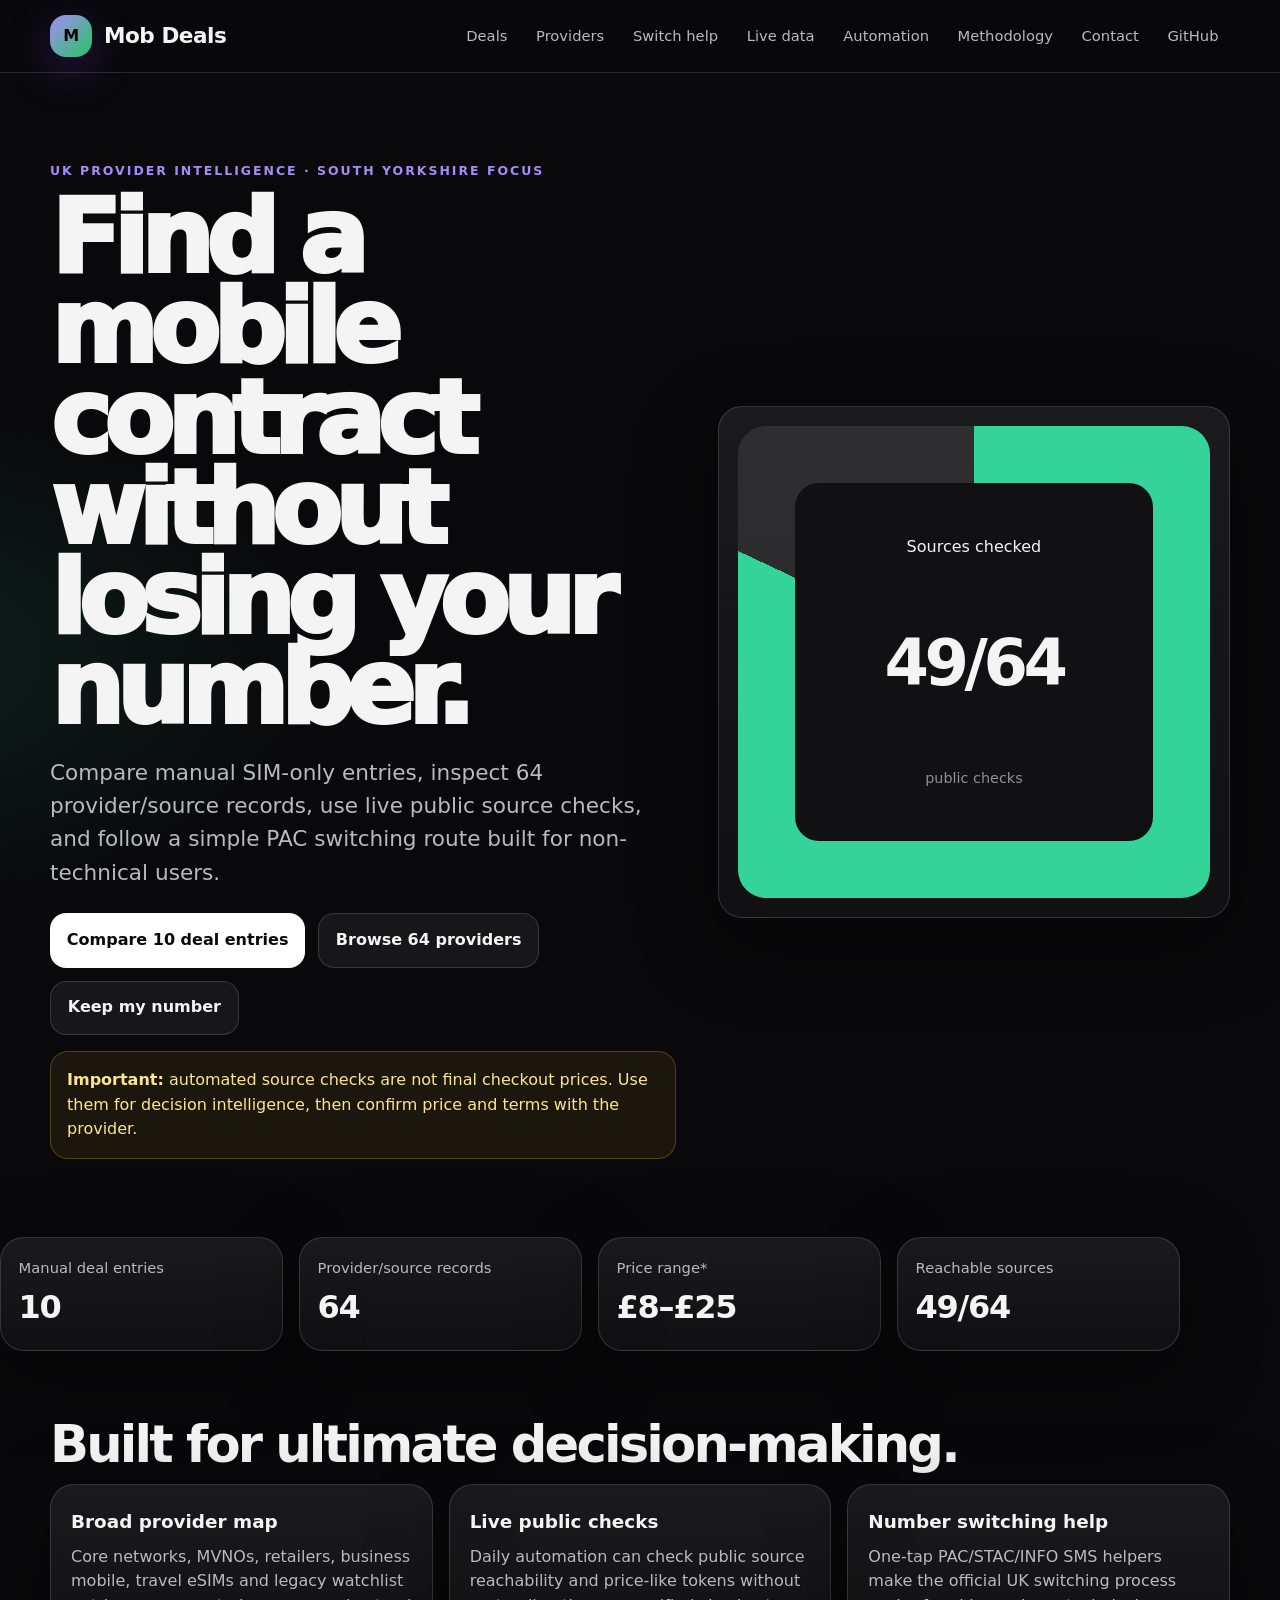
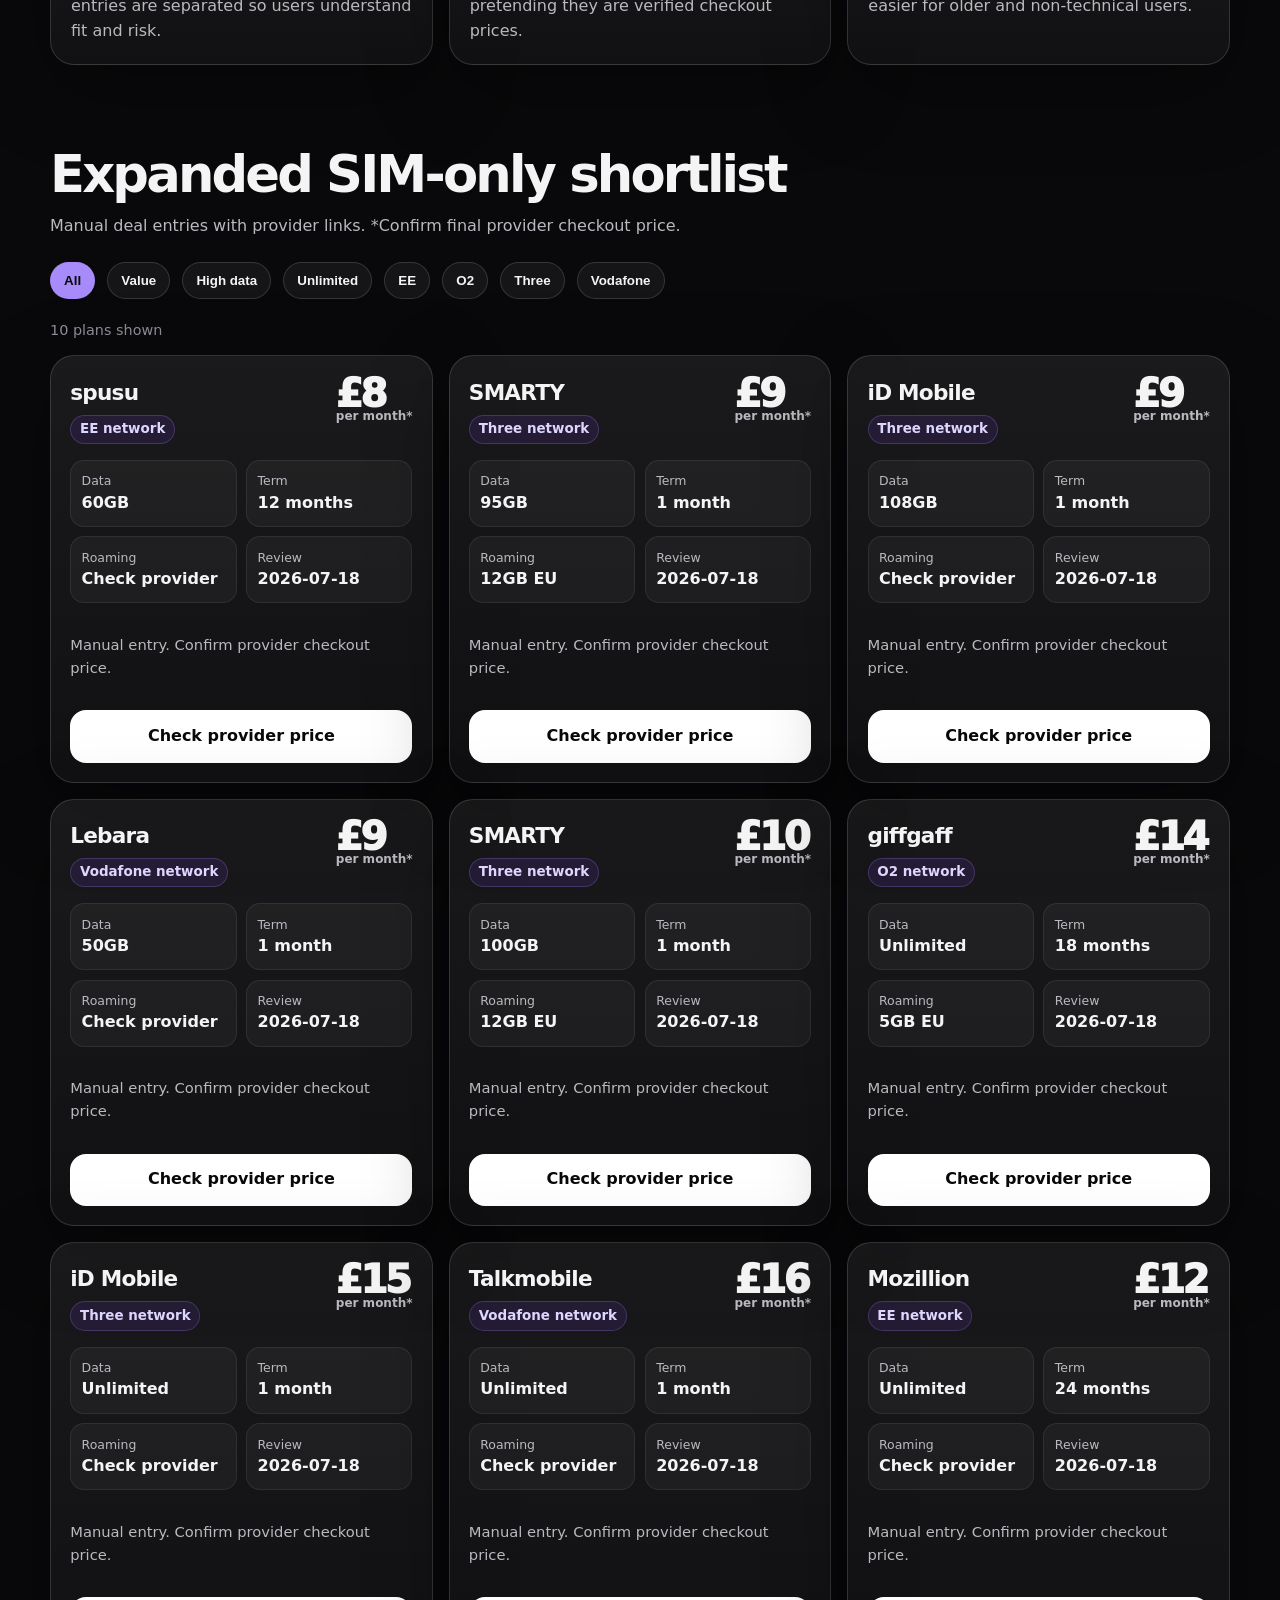
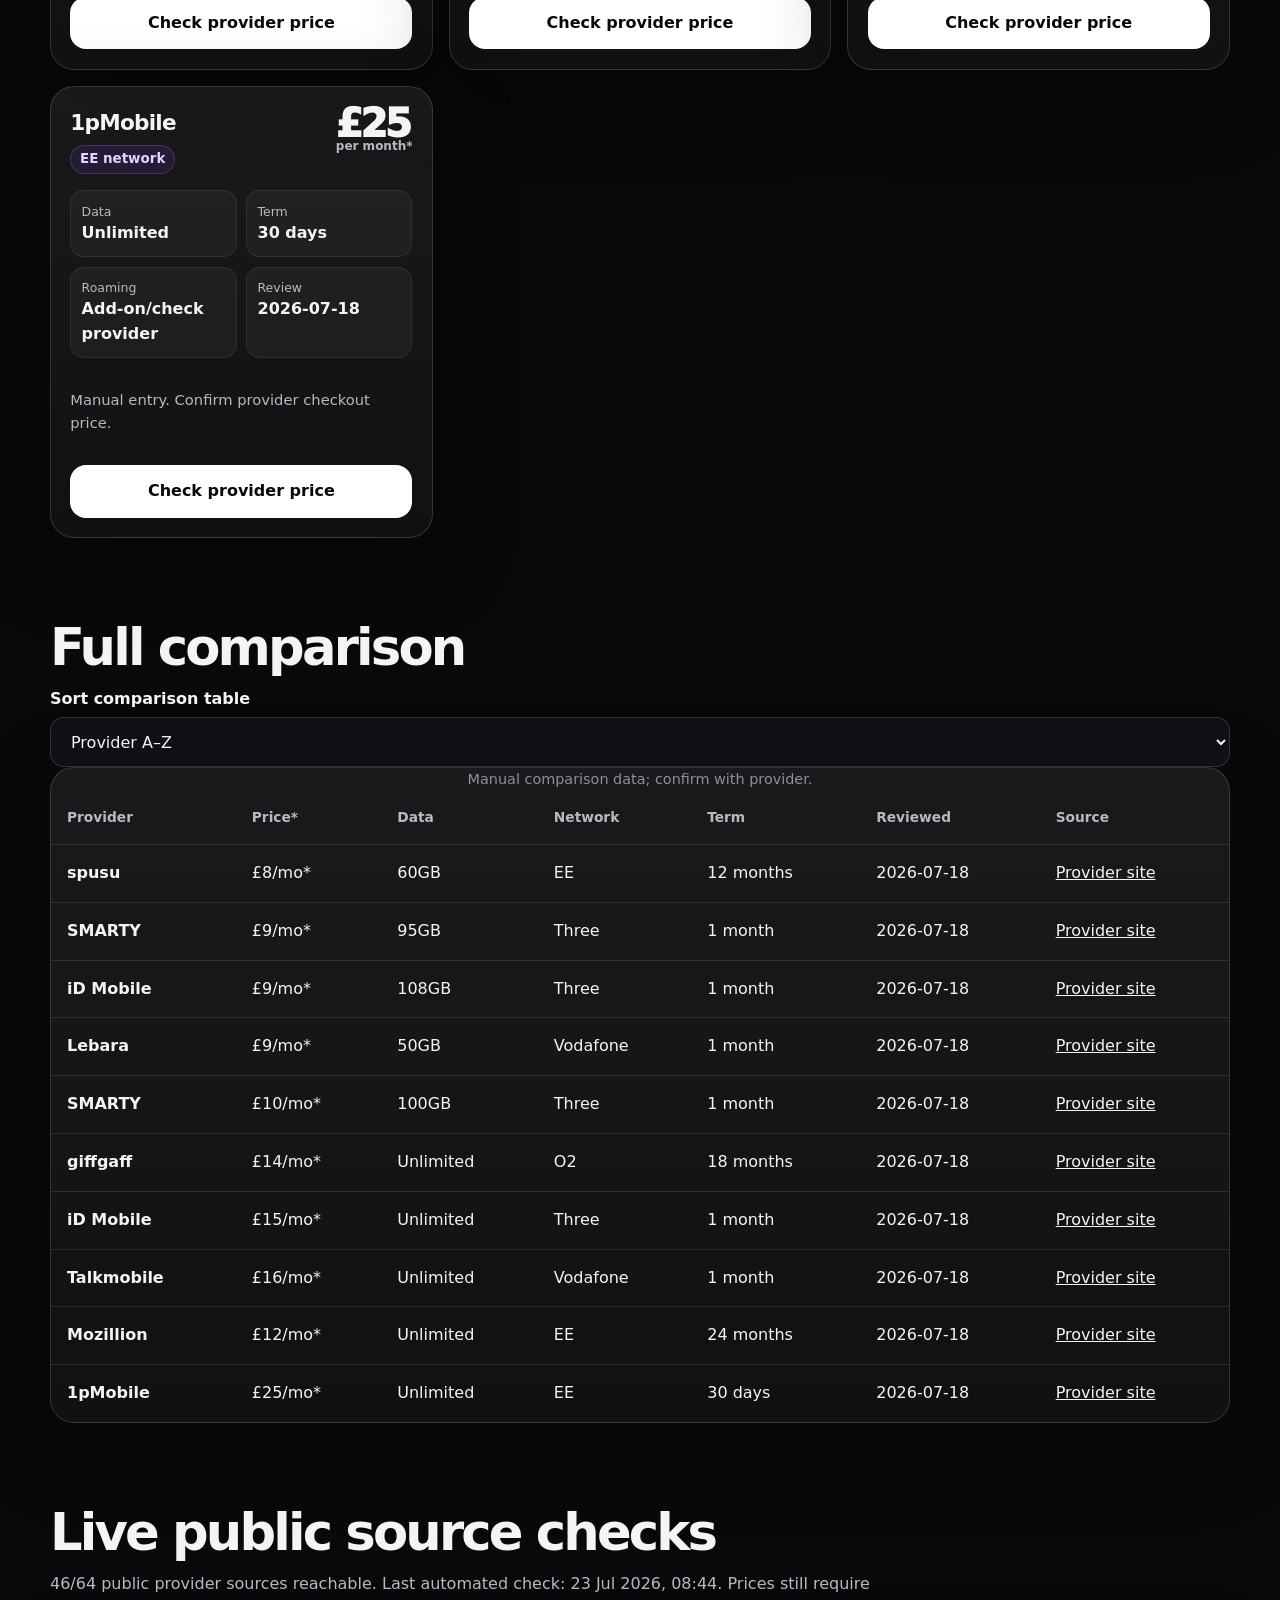
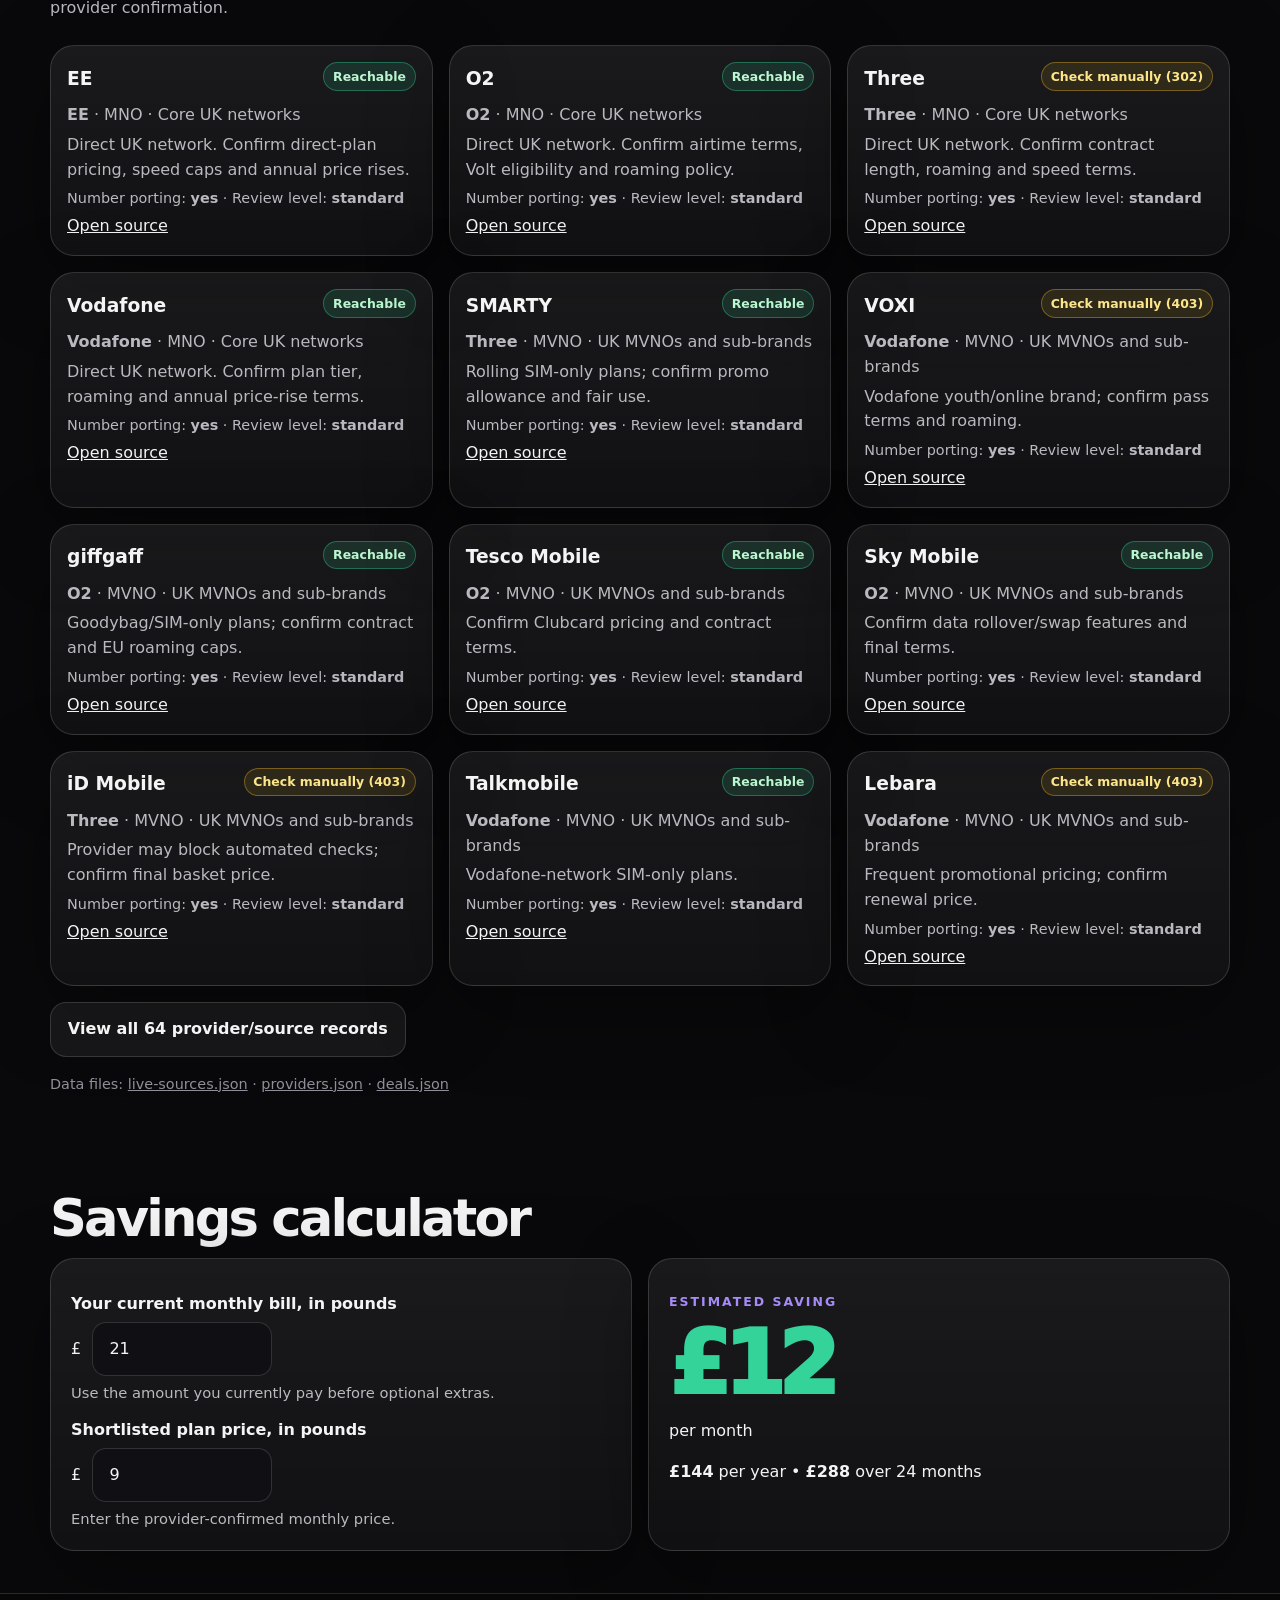
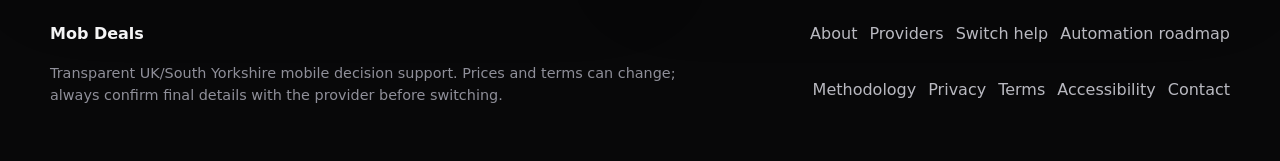
<file: index.html>
<!doctype html><html lang="en-GB"><head>
<meta charset="utf-8"><meta name="viewport" content="width=device-width, initial-scale=1"><meta http-equiv="Content-Security-Policy" content="default-src 'self'; script-src 'self' 'unsafe-inline'; style-src 'self' 'unsafe-inline'; img-src 'self' data:; font-src 'self'; connect-src 'self'; object-src 'none'; base-uri 'self'; form-action 'self'; upgrade-insecure-requests"><meta name="referrer" content="strict-origin-when-cross-origin">
<title>Mob Deals South Yorkshire — Ultimate UK Mobile Decision Support</title><meta name="description" content="Compare UK mobile providers, SIM-only deals, live public source checks and number-switching help for South Yorkshire users."><meta name="robots" content="index,follow,max-image-preview:large"><link rel="canonical" href="https://dlinacre.github.io/mob-deals/">
<meta name="theme-color" content="#09090b"><meta property="og:type" content="website"><meta property="og:site_name" content="Mob Deals"><meta property="og:title" content="Mob Deals South Yorkshire — Ultimate UK Mobile Decision Support"><meta property="og:description" content="Compare UK mobile providers, SIM-only deals, live public source checks and number-switching help for South Yorkshire users."><meta property="og:url" content="https://dlinacre.github.io/mob-deals/"><meta property="og:image" content="https://dlinacre.github.io/mob-deals/assets/og.svg"><meta property="og:image:alt" content="Mob Deals banner"><meta name="twitter:card" content="summary_large_image"><meta name="twitter:title" content="Mob Deals South Yorkshire — Ultimate UK Mobile Decision Support"><meta name="twitter:description" content="Compare UK mobile providers, SIM-only deals, live public source checks and number-switching help for South Yorkshire users."><meta name="twitter:image" content="https://dlinacre.github.io/mob-deals/assets/og.svg"><link rel="icon" href="assets/icon.svg" type="image/svg+xml"><link rel="manifest" href="manifest.webmanifest"><link rel="stylesheet" href="assets/styles.css"><script type="application/ld+json">{"@context":"https://schema.org","@graph":[{"@type":"WebSite","@id":"https://dlinacre.github.io/mob-deals/#website","name":"Mob Deals","url":"https://dlinacre.github.io/mob-deals/","inLanguage":"en-GB"},{"@type":"WebPage","@id":"https://dlinacre.github.io/mob-deals/#webpage","url":"https://dlinacre.github.io/mob-deals/","name":"Mob Deals South Yorkshire \u2014 Ultimate UK Mobile Decision Support","isPartOf":{"@id":"https://dlinacre.github.io/mob-deals/#website"},"dateModified":"2026-07-18","inLanguage":"en-GB"},{"@type":"ItemList","name":"Manual SIM-only comparison shortlist","numberOfItems":10}]}</script>
</head><body><a class="skip-link" href="#main">Skip to main content</a><header class="site-header"><div class="container"><nav class="nav" aria-label="Primary"><a class="brand" href="index.html" aria-label="Mob Deals home"><span class="brand-mark" aria-hidden="true">M</span><span class="brand-text">Mob Deals</span></a><div class="nav-links"><a href="index.html#deals" >Deals</a><a href="providers.html" >Providers</a><a href="switching.html" >Switch help</a><a href="index.html#live-data" >Live data</a><a href="automation-roadmap.html" >Automation</a><a href="methodology.html" >Methodology</a><a href="contact.html" >Contact</a><a href="https://github.com/DLinacre/mob-deals" target="_blank" rel="noopener noreferrer">GitHub</a></div></nav></div></header><main id="main"><section class="hero"><div class="container hero-grid"><div><p class="eyebrow">UK provider intelligence · South Yorkshire focus</p><h1 class="h1">Find a mobile contract without losing your number.</h1><p class="lead">Compare manual SIM-only entries, inspect 64 provider/source records, use live public source checks, and follow a simple PAC switching route built for non-technical users.</p><div class="hero-actions"><a class="button button-primary" href="#deals">Compare 10 deal entries</a><a class="button button-secondary" href="providers.html">Browse 64 providers</a><a class="button button-secondary" href="switching.html">Keep my number</a></div><p class="disclaimer"><strong>Important:</strong> automated source checks are not final checkout prices. Use them for decision intelligence, then confirm price and terms with the provider.</p></div><aside class="hero-card card" aria-label="Live source summary"><div class="score-ring"><div class="score-inner"><span>Sources checked</span><strong>49/64</strong><span class="tiny">public checks</span></div></div></aside></div></section><div class="container metrics" aria-label="Site summary metrics"><div class="metric card"><span class="label">Manual deal entries</span><strong>10</strong></div><div class="metric card"><span class="label">Provider/source records</span><strong>64</strong></div><div class="metric card"><span class="label">Price range*</span><strong>£8–£25</strong></div><div class="metric card"><span class="label">Reachable sources</span><strong>49/64</strong></div></div>
<section class="section"><div class="container"><h2 class="section-title">Built for ultimate decision-making.</h2><div class="trust-grid"><article class="trust-item card"><h3>Broad provider map</h3><p>Core networks, MVNOs, retailers, business mobile, travel eSIMs and legacy watchlist entries are separated so users understand fit and risk.</p></article><article class="trust-item card"><h3>Live public checks</h3><p>Daily automation can check public source reachability and price-like tokens without pretending they are verified checkout prices.</p></article><article class="trust-item card"><h3>Number switching help</h3><p>One-tap PAC/STAC/INFO SMS helpers make the official UK switching process easier for older and non-technical users.</p></article></div></div></section>
<section class="section" id="deals"><div class="container"><h2 class="section-title">Expanded SIM-only shortlist</h2><p class="section-intro">Manual deal entries with provider links. *Confirm final provider checkout price.</p><div class="controls"><button class="chip" data-filter="all" aria-pressed="true">All</button><button class="chip" data-filter="value" aria-pressed="false">Value</button><button class="chip" data-filter="high-data" aria-pressed="false">High data</button><button class="chip" data-filter="unlimited" aria-pressed="false">Unlimited</button><button class="chip" data-filter="ee" aria-pressed="false">EE</button><button class="chip" data-filter="o2" aria-pressed="false">O2</button><button class="chip" data-filter="three" aria-pressed="false">Three</button><button class="chip" data-filter="vodafone" aria-pressed="false">Vodafone</button></div><p id="result-count" class="tiny" aria-live="polite">10 plans shown</p><div class="deals-grid"><article class="deal-card card" data-category="value" data-network="ee" aria-labelledby="spusu-60gb-title"><div class="deal-top"><div><h3 id="spusu-60gb-title">spusu</h3><span class="network">EE network</span></div><div class="price">£8<small>per month*</small></div></div><dl class="deal-list"><div><dt>Data</dt><dd>60GB</dd></div><div><dt>Term</dt><dd>12 months</dd></div><div><dt>Roaming</dt><dd>Check provider</dd></div><div><dt>Review</dt><dd>2026-07-18</dd></div></dl><p class="source-note">Manual entry. Confirm provider checkout price.</p><a class="button button-primary" href="https://www.spusu.co.uk/" target="_blank" rel="noopener noreferrer">Check provider price</a></article><article class="deal-card card" data-category="high-data" data-network="three" aria-labelledby="smarty-95gb-title"><div class="deal-top"><div><h3 id="smarty-95gb-title">SMARTY</h3><span class="network">Three network</span></div><div class="price">£9<small>per month*</small></div></div><dl class="deal-list"><div><dt>Data</dt><dd>95GB</dd></div><div><dt>Term</dt><dd>1 month</dd></div><div><dt>Roaming</dt><dd>12GB EU</dd></div><div><dt>Review</dt><dd>2026-07-18</dd></div></dl><p class="source-note">Manual entry. Confirm provider checkout price.</p><a class="button button-primary" href="https://smarty.co.uk/sim-only/" target="_blank" rel="noopener noreferrer">Check provider price</a></article><article class="deal-card card" data-category="high-data" data-network="three" aria-labelledby="idmobile-108gb-title"><div class="deal-top"><div><h3 id="idmobile-108gb-title">iD Mobile</h3><span class="network">Three network</span></div><div class="price">£9<small>per month*</small></div></div><dl class="deal-list"><div><dt>Data</dt><dd>108GB</dd></div><div><dt>Term</dt><dd>1 month</dd></div><div><dt>Roaming</dt><dd>Check provider</dd></div><div><dt>Review</dt><dd>2026-07-18</dd></div></dl><p class="source-note">Manual entry. Confirm provider checkout price.</p><a class="button button-primary" href="https://www.idmobile.co.uk/sim-only-deals" target="_blank" rel="noopener noreferrer">Check provider price</a></article><article class="deal-card card" data-category="value" data-network="vodafone" aria-labelledby="lebara-50gb-title"><div class="deal-top"><div><h3 id="lebara-50gb-title">Lebara</h3><span class="network">Vodafone network</span></div><div class="price">£9<small>per month*</small></div></div><dl class="deal-list"><div><dt>Data</dt><dd>50GB</dd></div><div><dt>Term</dt><dd>1 month</dd></div><div><dt>Roaming</dt><dd>Check provider</dd></div><div><dt>Review</dt><dd>2026-07-18</dd></div></dl><p class="source-note">Manual entry. Confirm provider checkout price.</p><a class="button button-primary" href="https://mobile.lebara.com/gb/en/best-sim-only-deals/c/simo-contract" target="_blank" rel="noopener noreferrer">Check provider price</a></article><article class="deal-card card" data-category="high-data" data-network="three" aria-labelledby="smarty-100gb-title"><div class="deal-top"><div><h3 id="smarty-100gb-title">SMARTY</h3><span class="network">Three network</span></div><div class="price">£10<small>per month*</small></div></div><dl class="deal-list"><div><dt>Data</dt><dd>100GB</dd></div><div><dt>Term</dt><dd>1 month</dd></div><div><dt>Roaming</dt><dd>12GB EU</dd></div><div><dt>Review</dt><dd>2026-07-18</dd></div></dl><p class="source-note">Manual entry. Confirm provider checkout price.</p><a class="button button-primary" href="https://smarty.co.uk/sim-only/" target="_blank" rel="noopener noreferrer">Check provider price</a></article><article class="deal-card card" data-category="unlimited" data-network="o2" aria-labelledby="giffgaff-unlimited-title"><div class="deal-top"><div><h3 id="giffgaff-unlimited-title">giffgaff</h3><span class="network">O2 network</span></div><div class="price">£14<small>per month*</small></div></div><dl class="deal-list"><div><dt>Data</dt><dd>Unlimited</dd></div><div><dt>Term</dt><dd>18 months</dd></div><div><dt>Roaming</dt><dd>5GB EU</dd></div><div><dt>Review</dt><dd>2026-07-18</dd></div></dl><p class="source-note">Manual entry. Confirm provider checkout price.</p><a class="button button-primary" href="https://www.giffgaff.com/sim-only-deals" target="_blank" rel="noopener noreferrer">Check provider price</a></article><article class="deal-card card" data-category="unlimited" data-network="three" aria-labelledby="idmobile-unlimited-title"><div class="deal-top"><div><h3 id="idmobile-unlimited-title">iD Mobile</h3><span class="network">Three network</span></div><div class="price">£15<small>per month*</small></div></div><dl class="deal-list"><div><dt>Data</dt><dd>Unlimited</dd></div><div><dt>Term</dt><dd>1 month</dd></div><div><dt>Roaming</dt><dd>Check provider</dd></div><div><dt>Review</dt><dd>2026-07-18</dd></div></dl><p class="source-note">Manual entry. Confirm provider checkout price.</p><a class="button button-primary" href="https://www.idmobile.co.uk/sim-only-deals" target="_blank" rel="noopener noreferrer">Check provider price</a></article><article class="deal-card card" data-category="unlimited" data-network="vodafone" aria-labelledby="talkmobile-unlimited-title"><div class="deal-top"><div><h3 id="talkmobile-unlimited-title">Talkmobile</h3><span class="network">Vodafone network</span></div><div class="price">£16<small>per month*</small></div></div><dl class="deal-list"><div><dt>Data</dt><dd>Unlimited</dd></div><div><dt>Term</dt><dd>1 month</dd></div><div><dt>Roaming</dt><dd>Check provider</dd></div><div><dt>Review</dt><dd>2026-07-18</dd></div></dl><p class="source-note">Manual entry. Confirm provider checkout price.</p><a class="button button-primary" href="https://talkmobile.co.uk/sim-only" target="_blank" rel="noopener noreferrer">Check provider price</a></article><article class="deal-card card" data-category="unlimited" data-network="ee" aria-labelledby="mozillion-unlimited-title"><div class="deal-top"><div><h3 id="mozillion-unlimited-title">Mozillion</h3><span class="network">EE network</span></div><div class="price">£12<small>per month*</small></div></div><dl class="deal-list"><div><dt>Data</dt><dd>Unlimited</dd></div><div><dt>Term</dt><dd>24 months</dd></div><div><dt>Roaming</dt><dd>Check provider</dd></div><div><dt>Review</dt><dd>2026-07-18</dd></div></dl><p class="source-note">Manual entry. Confirm provider checkout price.</p><a class="button button-primary" href="https://www.mozillion.com/sim-only" target="_blank" rel="noopener noreferrer">Check provider price</a></article><article class="deal-card card" data-category="unlimited" data-network="ee" aria-labelledby="onep-unlimited-title"><div class="deal-top"><div><h3 id="onep-unlimited-title">1pMobile</h3><span class="network">EE network</span></div><div class="price">£25<small>per month*</small></div></div><dl class="deal-list"><div><dt>Data</dt><dd>Unlimited</dd></div><div><dt>Term</dt><dd>30 days</dd></div><div><dt>Roaming</dt><dd>Add-on/check provider</dd></div><div><dt>Review</dt><dd>2026-07-18</dd></div></dl><p class="source-note">Manual entry. Confirm provider checkout price.</p><a class="button button-primary" href="https://www.1pmobile.com/" target="_blank" rel="noopener noreferrer">Check provider price</a></article></div></div></section>
<section class="section"><div class="container"><h2 class="section-title">Full comparison</h2><label for="sort-deals">Sort comparison table</label><select id="sort-deals"><option value="provider">Provider A–Z</option><option value="price">Lowest price first</option><option value="data">Data allowance</option><option value="reviewed">Most recently reviewed</option></select><div class="comparison card"><table><caption class="tiny">Manual comparison data; confirm with provider.</caption><thead><tr><th>Provider</th><th>Price*</th><th>Data</th><th>Network</th><th>Term</th><th>Reviewed</th><th>Source</th></tr></thead><tbody id="comparison-body"><tr data-provider="spusu" data-price="8" data-data="60GB" data-reviewed="2026-07-18T16:30:00+01:00"><td><strong>spusu</strong></td><td>£8/mo*</td><td>60GB</td><td>EE</td><td>12 months</td><td>2026-07-18</td><td><a href="https://www.spusu.co.uk/" target="_blank" rel="noopener noreferrer">Provider site</a></td></tr><tr data-provider="SMARTY" data-price="9" data-data="95GB" data-reviewed="2026-07-18T16:30:00+01:00"><td><strong>SMARTY</strong></td><td>£9/mo*</td><td>95GB</td><td>Three</td><td>1 month</td><td>2026-07-18</td><td><a href="https://smarty.co.uk/sim-only/" target="_blank" rel="noopener noreferrer">Provider site</a></td></tr><tr data-provider="iD Mobile" data-price="9" data-data="108GB" data-reviewed="2026-07-18T16:30:00+01:00"><td><strong>iD Mobile</strong></td><td>£9/mo*</td><td>108GB</td><td>Three</td><td>1 month</td><td>2026-07-18</td><td><a href="https://www.idmobile.co.uk/sim-only-deals" target="_blank" rel="noopener noreferrer">Provider site</a></td></tr><tr data-provider="Lebara" data-price="9" data-data="50GB" data-reviewed="2026-07-18T16:30:00+01:00"><td><strong>Lebara</strong></td><td>£9/mo*</td><td>50GB</td><td>Vodafone</td><td>1 month</td><td>2026-07-18</td><td><a href="https://mobile.lebara.com/gb/en/best-sim-only-deals/c/simo-contract" target="_blank" rel="noopener noreferrer">Provider site</a></td></tr><tr data-provider="SMARTY" data-price="10" data-data="100GB" data-reviewed="2026-07-18T16:30:00+01:00"><td><strong>SMARTY</strong></td><td>£10/mo*</td><td>100GB</td><td>Three</td><td>1 month</td><td>2026-07-18</td><td><a href="https://smarty.co.uk/sim-only/" target="_blank" rel="noopener noreferrer">Provider site</a></td></tr><tr data-provider="giffgaff" data-price="14" data-data="Unlimited" data-reviewed="2026-07-18T16:30:00+01:00"><td><strong>giffgaff</strong></td><td>£14/mo*</td><td>Unlimited</td><td>O2</td><td>18 months</td><td>2026-07-18</td><td><a href="https://www.giffgaff.com/sim-only-deals" target="_blank" rel="noopener noreferrer">Provider site</a></td></tr><tr data-provider="iD Mobile" data-price="15" data-data="Unlimited" data-reviewed="2026-07-18T16:30:00+01:00"><td><strong>iD Mobile</strong></td><td>£15/mo*</td><td>Unlimited</td><td>Three</td><td>1 month</td><td>2026-07-18</td><td><a href="https://www.idmobile.co.uk/sim-only-deals" target="_blank" rel="noopener noreferrer">Provider site</a></td></tr><tr data-provider="Talkmobile" data-price="16" data-data="Unlimited" data-reviewed="2026-07-18T16:30:00+01:00"><td><strong>Talkmobile</strong></td><td>£16/mo*</td><td>Unlimited</td><td>Vodafone</td><td>1 month</td><td>2026-07-18</td><td><a href="https://talkmobile.co.uk/sim-only" target="_blank" rel="noopener noreferrer">Provider site</a></td></tr><tr data-provider="Mozillion" data-price="12" data-data="Unlimited" data-reviewed="2026-07-18T16:30:00+01:00"><td><strong>Mozillion</strong></td><td>£12/mo*</td><td>Unlimited</td><td>EE</td><td>24 months</td><td>2026-07-18</td><td><a href="https://www.mozillion.com/sim-only" target="_blank" rel="noopener noreferrer">Provider site</a></td></tr><tr data-provider="1pMobile" data-price="25" data-data="Unlimited" data-reviewed="2026-07-18T16:30:00+01:00"><td><strong>1pMobile</strong></td><td>£25/mo*</td><td>Unlimited</td><td>EE</td><td>30 days</td><td>2026-07-18</td><td><a href="https://www.1pmobile.com/" target="_blank" rel="noopener noreferrer">Provider site</a></td></tr></tbody></table></div></div></section>
<section class="section" id="live-data"><div class="container"><h2 class="section-title">Live public source checks</h2><p class="section-intro" id="live-source-summary" aria-live="polite">49/64 public sources reachable in the latest generated data file. Prices still require provider confirmation.</p><div class="provider-directory"><article class="provider-card card" data-provider-card data-provider-category="core-uk" data-provider-network="ee" data-provider-name="ee" aria-labelledby="provider-ee">
  <div style="display:flex;align-items:flex-start;justify-content:space-between;gap:.75rem"><h3 id="provider-ee">EE</h3><span class="status-badge status-ok" data-source-status="ee">Reachable</span></div>
  <p><strong>EE</strong> · MNO · Core UK networks</p>
  <p>Direct UK network. Confirm direct-plan pricing, speed caps and annual price rises.</p>
  <p class="tiny">Number porting: <strong>yes</strong> · Review level: <strong>standard</strong></p>
  <a href="https://shop.ee.co.uk/sim-only" target="_blank" rel="noopener noreferrer">Open source</a>
</article><article class="provider-card card" data-provider-card data-provider-category="core-uk" data-provider-network="o2" data-provider-name="o2" aria-labelledby="provider-o2">
  <div style="display:flex;align-items:flex-start;justify-content:space-between;gap:.75rem"><h3 id="provider-o2">O2</h3><span class="status-badge status-ok" data-source-status="o2">Reachable</span></div>
  <p><strong>O2</strong> · MNO · Core UK networks</p>
  <p>Direct UK network. Confirm airtime terms, Volt eligibility and roaming policy.</p>
  <p class="tiny">Number porting: <strong>yes</strong> · Review level: <strong>standard</strong></p>
  <a href="https://www.o2.co.uk/shop/sim-cards/sim-only-deals" target="_blank" rel="noopener noreferrer">Open source</a>
</article><article class="provider-card card" data-provider-card data-provider-category="core-uk" data-provider-network="three" data-provider-name="three" aria-labelledby="provider-three">
  <div style="display:flex;align-items:flex-start;justify-content:space-between;gap:.75rem"><h3 id="provider-three">Three</h3><span class="status-badge status-warn" data-source-status="three">Check manually</span></div>
  <p><strong>Three</strong> · MNO · Core UK networks</p>
  <p>Direct UK network. Confirm contract length, roaming and speed terms.</p>
  <p class="tiny">Number porting: <strong>yes</strong> · Review level: <strong>standard</strong></p>
  <a href="https://www.three.co.uk/shop/sim-only/pay-monthly" target="_blank" rel="noopener noreferrer">Open source</a>
</article><article class="provider-card card" data-provider-card data-provider-category="core-uk" data-provider-network="vodafone" data-provider-name="vodafone" aria-labelledby="provider-vodafone">
  <div style="display:flex;align-items:flex-start;justify-content:space-between;gap:.75rem"><h3 id="provider-vodafone">Vodafone</h3><span class="status-badge status-ok" data-source-status="vodafone">Reachable</span></div>
  <p><strong>Vodafone</strong> · MNO · Core UK networks</p>
  <p>Direct UK network. Confirm plan tier, roaming and annual price-rise terms.</p>
  <p class="tiny">Number porting: <strong>yes</strong> · Review level: <strong>standard</strong></p>
  <a href="https://www.vodafone.co.uk/mobile/best-sim-only-deals" target="_blank" rel="noopener noreferrer">Open source</a>
</article><article class="provider-card card" data-provider-card data-provider-category="uk-mvno" data-provider-network="three" data-provider-name="smarty" aria-labelledby="provider-smarty">
  <div style="display:flex;align-items:flex-start;justify-content:space-between;gap:.75rem"><h3 id="provider-smarty">SMARTY</h3><span class="status-badge status-ok" data-source-status="smarty">Reachable</span></div>
  <p><strong>Three</strong> · MVNO · UK MVNOs and sub-brands</p>
  <p>Rolling SIM-only plans; confirm promo allowance and fair use.</p>
  <p class="tiny">Number porting: <strong>yes</strong> · Review level: <strong>standard</strong></p>
  <a href="https://smarty.co.uk/sim-only/" target="_blank" rel="noopener noreferrer">Open source</a>
</article><article class="provider-card card" data-provider-card data-provider-category="uk-mvno" data-provider-network="vodafone" data-provider-name="voxi" aria-labelledby="provider-voxi">
  <div style="display:flex;align-items:flex-start;justify-content:space-between;gap:.75rem"><h3 id="provider-voxi">VOXI</h3><span class="status-badge status-ok" data-source-status="voxi">Reachable</span></div>
  <p><strong>Vodafone</strong> · MVNO · UK MVNOs and sub-brands</p>
  <p>Vodafone youth/online brand; confirm pass terms and roaming.</p>
  <p class="tiny">Number porting: <strong>yes</strong> · Review level: <strong>standard</strong></p>
  <a href="https://www.voxi.co.uk/sim-only-plans" target="_blank" rel="noopener noreferrer">Open source</a>
</article><article class="provider-card card" data-provider-card data-provider-category="uk-mvno" data-provider-network="o2" data-provider-name="giffgaff" aria-labelledby="provider-giffgaff">
  <div style="display:flex;align-items:flex-start;justify-content:space-between;gap:.75rem"><h3 id="provider-giffgaff">giffgaff</h3><span class="status-badge status-ok" data-source-status="giffgaff">Reachable</span></div>
  <p><strong>O2</strong> · MVNO · UK MVNOs and sub-brands</p>
  <p>Goodybag/SIM-only plans; confirm contract and EU roaming caps.</p>
  <p class="tiny">Number porting: <strong>yes</strong> · Review level: <strong>standard</strong></p>
  <a href="https://www.giffgaff.com/sim-only-deals" target="_blank" rel="noopener noreferrer">Open source</a>
</article><article class="provider-card card" data-provider-card data-provider-category="uk-mvno" data-provider-network="o2" data-provider-name="tesco mobile" aria-labelledby="provider-tesco-mobile">
  <div style="display:flex;align-items:flex-start;justify-content:space-between;gap:.75rem"><h3 id="provider-tesco-mobile">Tesco Mobile</h3><span class="status-badge status-ok" data-source-status="tesco-mobile">Reachable</span></div>
  <p><strong>O2</strong> · MVNO · UK MVNOs and sub-brands</p>
  <p>Confirm Clubcard pricing and contract terms.</p>
  <p class="tiny">Number porting: <strong>yes</strong> · Review level: <strong>standard</strong></p>
  <a href="https://www.tescomobile.com/shop/sim-only" target="_blank" rel="noopener noreferrer">Open source</a>
</article><article class="provider-card card" data-provider-card data-provider-category="uk-mvno" data-provider-network="o2" data-provider-name="sky mobile" aria-labelledby="provider-sky-mobile">
  <div style="display:flex;align-items:flex-start;justify-content:space-between;gap:.75rem"><h3 id="provider-sky-mobile">Sky Mobile</h3><span class="status-badge status-ok" data-source-status="sky-mobile">Reachable</span></div>
  <p><strong>O2</strong> · MVNO · UK MVNOs and sub-brands</p>
  <p>Confirm data rollover/swap features and final terms.</p>
  <p class="tiny">Number porting: <strong>yes</strong> · Review level: <strong>standard</strong></p>
  <a href="https://www.sky.com/shop/mobile/sim-only" target="_blank" rel="noopener noreferrer">Open source</a>
</article><article class="provider-card card" data-provider-card data-provider-category="uk-mvno" data-provider-network="three" data-provider-name="id mobile" aria-labelledby="provider-id-mobile">
  <div style="display:flex;align-items:flex-start;justify-content:space-between;gap:.75rem"><h3 id="provider-id-mobile">iD Mobile</h3><span class="status-badge status-warn" data-source-status="id-mobile">Check manually</span></div>
  <p><strong>Three</strong> · MVNO · UK MVNOs and sub-brands</p>
  <p>Provider may block automated checks; confirm final basket price.</p>
  <p class="tiny">Number porting: <strong>yes</strong> · Review level: <strong>standard</strong></p>
  <a href="https://www.idmobile.co.uk/sim-only-deals" target="_blank" rel="noopener noreferrer">Open source</a>
</article><article class="provider-card card" data-provider-card data-provider-category="uk-mvno" data-provider-network="vodafone" data-provider-name="talkmobile" aria-labelledby="provider-talkmobile">
  <div style="display:flex;align-items:flex-start;justify-content:space-between;gap:.75rem"><h3 id="provider-talkmobile">Talkmobile</h3><span class="status-badge status-ok" data-source-status="talkmobile">Reachable</span></div>
  <p><strong>Vodafone</strong> · MVNO · UK MVNOs and sub-brands</p>
  <p>Vodafone-network SIM-only plans.</p>
  <p class="tiny">Number porting: <strong>yes</strong> · Review level: <strong>standard</strong></p>
  <a href="https://talkmobile.co.uk/sim-only" target="_blank" rel="noopener noreferrer">Open source</a>
</article><article class="provider-card card" data-provider-card data-provider-category="uk-mvno" data-provider-network="vodafone" data-provider-name="lebara" aria-labelledby="provider-lebara">
  <div style="display:flex;align-items:flex-start;justify-content:space-between;gap:.75rem"><h3 id="provider-lebara">Lebara</h3><span class="status-badge status-ok" data-source-status="lebara">Reachable</span></div>
  <p><strong>Vodafone</strong> · MVNO · UK MVNOs and sub-brands</p>
  <p>Frequent promotional pricing; confirm renewal price.</p>
  <p class="tiny">Number porting: <strong>yes</strong> · Review level: <strong>standard</strong></p>
  <a href="https://mobile.lebara.com/gb/en/best-sim-only-deals/c/simo-contract" target="_blank" rel="noopener noreferrer">Open source</a>
</article></div><p><a class="button button-secondary" href="providers.html">View all 64 provider/source records</a></p><p class="tiny">Data files: <a href="data/live-sources.json">live-sources.json</a> · <a href="data/providers.json">providers.json</a> · <a href="data/deals.json">deals.json</a></p></div></section>
<section class="section" id="calculator"><div class="container"><h2 class="section-title">Savings calculator</h2><div class="calculator"><div class="form-panel card"><label for="current-bill">Your current monthly bill, in pounds</label><div class="input-row"><span aria-hidden="true">£</span><input id="current-bill" type="number" min="0" step="1" inputmode="decimal" value="21" aria-describedby="current-help"></div><p id="current-help" class="help">Use the amount you currently pay before optional extras.</p><label for="new-price">Shortlisted plan price, in pounds</label><div class="input-row"><span aria-hidden="true">£</span><input id="new-price" type="number" min="0" step="1" inputmode="decimal" value="9" aria-describedby="new-help"></div><p id="new-help" class="help">Enter the provider-confirmed monthly price.</p></div><div class="savings-panel card" aria-live="polite"><p class="eyebrow">Estimated saving</p><div id="monthly-save" class="savings-number">£12</div><p>per month</p><p><strong id="yearly-save">£144</strong> per year • <strong id="two-year-save">£288</strong> over 24 months</p></div></div></div></section></main><footer class="footer"><div class="container footer-grid"><div><strong>Mob Deals</strong><p class="tiny">Transparent UK/South Yorkshire mobile decision support. Prices and terms can change; always confirm final details with the provider before switching.</p></div><nav aria-label="Footer"><a href="about.html">About</a><a href="providers.html">Providers</a><a href="switching.html">Switch help</a><a href="automation-roadmap.html">Automation roadmap</a><a href="methodology.html">Methodology</a><a href="privacy.html">Privacy</a><a href="terms.html">Terms</a><a href="accessibility.html">Accessibility</a><a href="contact.html">Contact</a></nav></div></footer><script src="assets/app.js" defer></script></body></html>
</file>
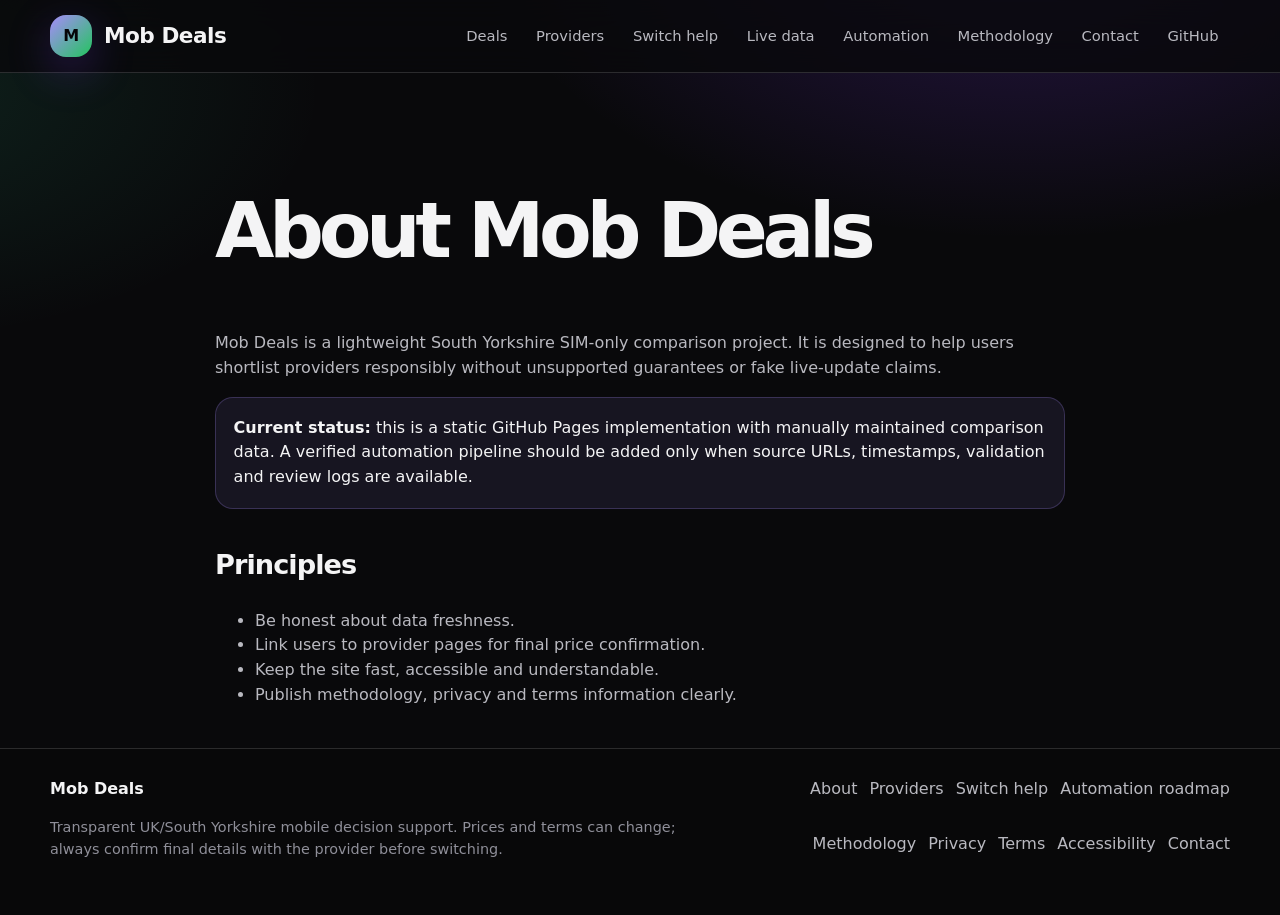
<file: about.html>
<!doctype html><html lang="en-GB"><head>
<meta charset="utf-8"><meta name="viewport" content="width=device-width, initial-scale=1"><meta http-equiv="Content-Security-Policy" content="default-src 'self'; script-src 'self' 'unsafe-inline'; style-src 'self' 'unsafe-inline'; img-src 'self' data:; font-src 'self'; connect-src 'self'; object-src 'none'; base-uri 'self'; form-action 'self'; upgrade-insecure-requests"><meta name="referrer" content="strict-origin-when-cross-origin">
<title>About Mob Deals</title><meta name="description" content="Mob Deals is a transparent, accessible SIM-only comparison project for South Yorkshire."><meta name="robots" content="index,follow,max-image-preview:large"><link rel="canonical" href="https://dlinacre.github.io/mob-deals/about.html">
<meta name="theme-color" content="#09090b"><meta property="og:type" content="website"><meta property="og:site_name" content="Mob Deals"><meta property="og:title" content="About Mob Deals"><meta property="og:description" content="Mob Deals is a transparent, accessible SIM-only comparison project for South Yorkshire."><meta property="og:url" content="https://dlinacre.github.io/mob-deals/about.html"><meta property="og:image" content="https://dlinacre.github.io/mob-deals/assets/og.svg"><meta property="og:image:alt" content="Mob Deals banner"><meta name="twitter:card" content="summary_large_image"><meta name="twitter:title" content="About Mob Deals"><meta name="twitter:description" content="Mob Deals is a transparent, accessible SIM-only comparison project for South Yorkshire."><meta name="twitter:image" content="https://dlinacre.github.io/mob-deals/assets/og.svg"><link rel="icon" href="assets/icon.svg" type="image/svg+xml"><link rel="manifest" href="manifest.webmanifest"><link rel="stylesheet" href="assets/styles.css">
</head><body><a class="skip-link" href="#main">Skip to main content</a><header class="site-header"><div class="container"><nav class="nav" aria-label="Primary"><a class="brand" href="index.html" aria-label="Mob Deals home"><span class="brand-mark" aria-hidden="true">M</span><span class="brand-text">Mob Deals</span></a><div class="nav-links"><a href="index.html#deals" >Deals</a><a href="providers.html" >Providers</a><a href="switching.html" >Switch help</a><a href="index.html#live-data" >Live data</a><a href="automation-roadmap.html" >Automation</a><a href="methodology.html" >Methodology</a><a href="contact.html" >Contact</a><a href="https://github.com/DLinacre/mob-deals" target="_blank" rel="noopener noreferrer">GitHub</a></div></nav></div></header><main id="main"><section class="page-header"><div class="container prose"><h1>About Mob Deals</h1><p>Mob Deals is a lightweight South Yorkshire SIM-only comparison project. It is designed to help users shortlist providers responsibly without unsupported guarantees or fake live-update claims.</p><div class="callout"><strong>Current status:</strong> this is a static GitHub Pages implementation with manually maintained comparison data. A verified automation pipeline should be added only when source URLs, timestamps, validation and review logs are available.</div><h2>Principles</h2><ul><li>Be honest about data freshness.</li><li>Link users to provider pages for final price confirmation.</li><li>Keep the site fast, accessible and understandable.</li><li>Publish methodology, privacy and terms information clearly.</li></ul></div></section></main><footer class="footer"><div class="container footer-grid"><div><strong>Mob Deals</strong><p class="tiny">Transparent UK/South Yorkshire mobile decision support. Prices and terms can change; always confirm final details with the provider before switching.</p></div><nav aria-label="Footer"><a href="about.html">About</a><a href="providers.html">Providers</a><a href="switching.html">Switch help</a><a href="automation-roadmap.html">Automation roadmap</a><a href="methodology.html">Methodology</a><a href="privacy.html">Privacy</a><a href="terms.html">Terms</a><a href="accessibility.html">Accessibility</a><a href="contact.html">Contact</a></nav></div></footer></body></html>
</file>
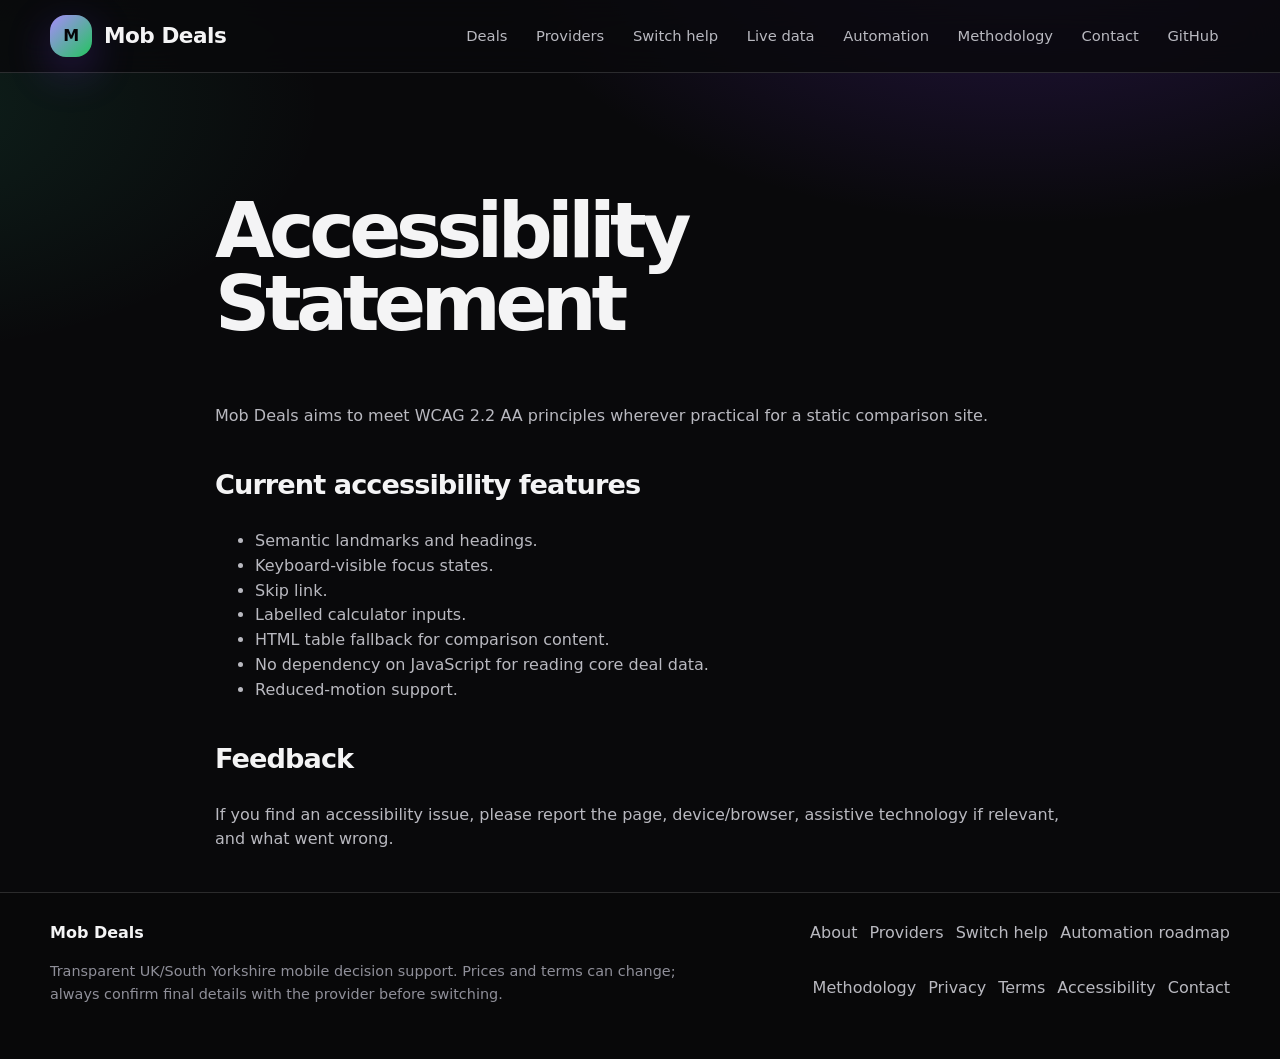
<file: accessibility.html>
<!doctype html><html lang="en-GB"><head>
<meta charset="utf-8"><meta name="viewport" content="width=device-width, initial-scale=1"><meta http-equiv="Content-Security-Policy" content="default-src 'self'; script-src 'self' 'unsafe-inline'; style-src 'self' 'unsafe-inline'; img-src 'self' data:; font-src 'self'; connect-src 'self'; object-src 'none'; base-uri 'self'; form-action 'self'; upgrade-insecure-requests"><meta name="referrer" content="strict-origin-when-cross-origin">
<title>Accessibility Statement — Mob Deals</title><meta name="description" content="Accessibility statement and WCAG-oriented commitments for Mob Deals."><meta name="robots" content="index,follow,max-image-preview:large"><link rel="canonical" href="https://dlinacre.github.io/mob-deals/accessibility.html">
<meta name="theme-color" content="#09090b"><meta property="og:type" content="website"><meta property="og:site_name" content="Mob Deals"><meta property="og:title" content="Accessibility Statement — Mob Deals"><meta property="og:description" content="Accessibility statement and WCAG-oriented commitments for Mob Deals."><meta property="og:url" content="https://dlinacre.github.io/mob-deals/accessibility.html"><meta property="og:image" content="https://dlinacre.github.io/mob-deals/assets/og.svg"><meta property="og:image:alt" content="Mob Deals banner"><meta name="twitter:card" content="summary_large_image"><meta name="twitter:title" content="Accessibility Statement — Mob Deals"><meta name="twitter:description" content="Accessibility statement and WCAG-oriented commitments for Mob Deals."><meta name="twitter:image" content="https://dlinacre.github.io/mob-deals/assets/og.svg"><link rel="icon" href="assets/icon.svg" type="image/svg+xml"><link rel="manifest" href="manifest.webmanifest"><link rel="stylesheet" href="assets/styles.css">
</head><body><a class="skip-link" href="#main">Skip to main content</a><header class="site-header"><div class="container"><nav class="nav" aria-label="Primary"><a class="brand" href="index.html" aria-label="Mob Deals home"><span class="brand-mark" aria-hidden="true">M</span><span class="brand-text">Mob Deals</span></a><div class="nav-links"><a href="index.html#deals" >Deals</a><a href="providers.html" >Providers</a><a href="switching.html" >Switch help</a><a href="index.html#live-data" >Live data</a><a href="automation-roadmap.html" >Automation</a><a href="methodology.html" >Methodology</a><a href="contact.html" >Contact</a><a href="https://github.com/DLinacre/mob-deals" target="_blank" rel="noopener noreferrer">GitHub</a></div></nav></div></header><main id="main"><section class="page-header"><div class="container prose"><h1>Accessibility Statement</h1><p>Mob Deals aims to meet WCAG 2.2 AA principles wherever practical for a static comparison site.</p><h2>Current accessibility features</h2><ul><li>Semantic landmarks and headings.</li><li>Keyboard-visible focus states.</li><li>Skip link.</li><li>Labelled calculator inputs.</li><li>HTML table fallback for comparison content.</li><li>No dependency on JavaScript for reading core deal data.</li><li>Reduced-motion support.</li></ul><h2>Feedback</h2><p>If you find an accessibility issue, please report the page, device/browser, assistive technology if relevant, and what went wrong.</p></div></section></main><footer class="footer"><div class="container footer-grid"><div><strong>Mob Deals</strong><p class="tiny">Transparent UK/South Yorkshire mobile decision support. Prices and terms can change; always confirm final details with the provider before switching.</p></div><nav aria-label="Footer"><a href="about.html">About</a><a href="providers.html">Providers</a><a href="switching.html">Switch help</a><a href="automation-roadmap.html">Automation roadmap</a><a href="methodology.html">Methodology</a><a href="privacy.html">Privacy</a><a href="terms.html">Terms</a><a href="accessibility.html">Accessibility</a><a href="contact.html">Contact</a></nav></div></footer></body></html>
</file>
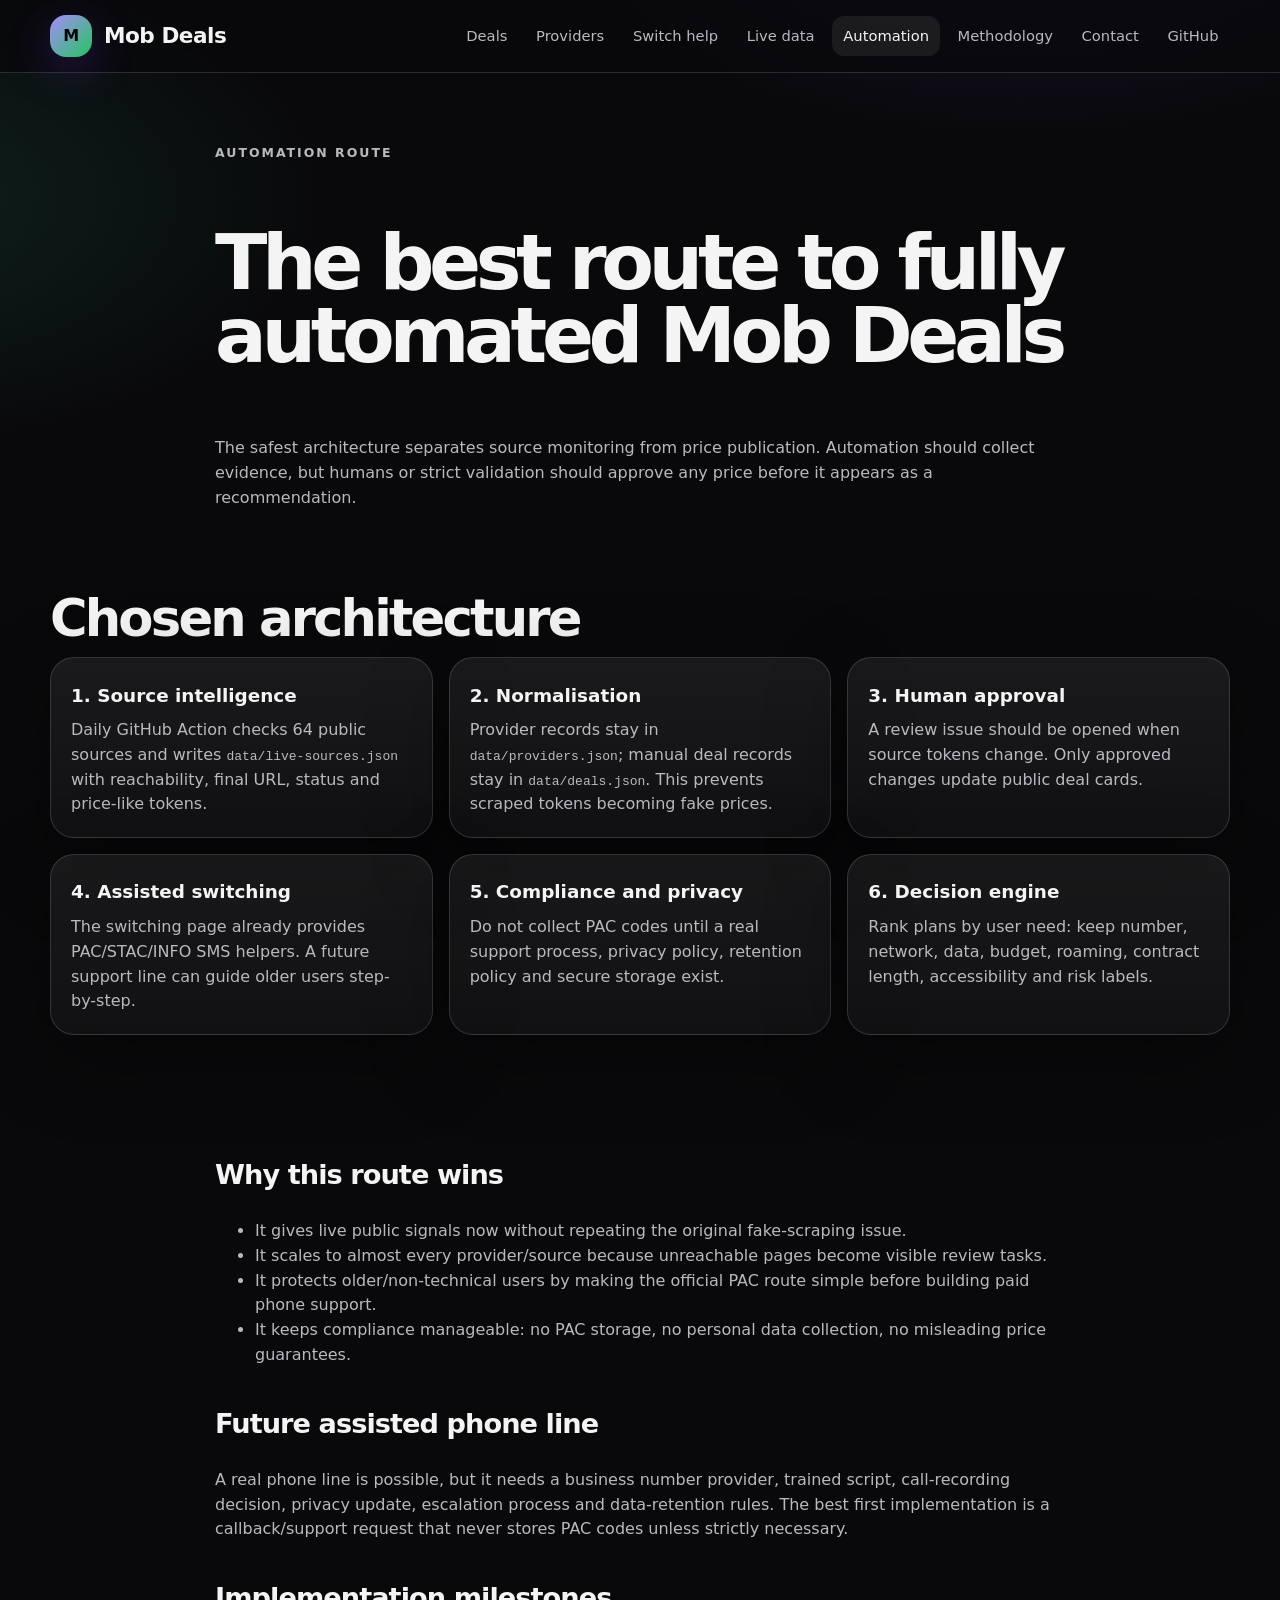
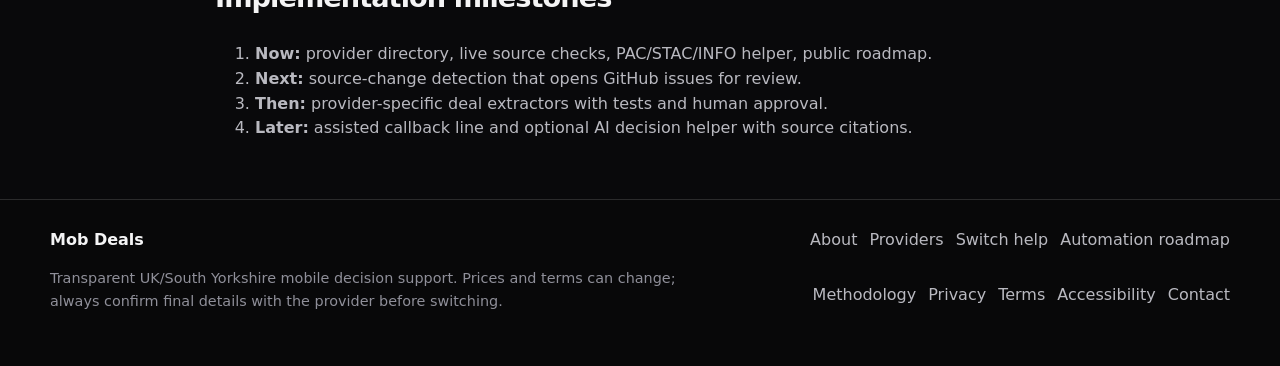
<file: automation-roadmap.html>
<!doctype html><html lang="en-GB"><head>
<meta charset="utf-8"><meta name="viewport" content="width=device-width, initial-scale=1"><meta http-equiv="Content-Security-Policy" content="default-src 'self'; script-src 'self' 'unsafe-inline'; style-src 'self' 'unsafe-inline'; img-src 'self' data:; font-src 'self'; connect-src 'self'; object-src 'none'; base-uri 'self'; form-action 'self'; upgrade-insecure-requests"><meta name="referrer" content="strict-origin-when-cross-origin">
<title>Automation Roadmap — Mob Deals</title><meta name="description" content="A practical roadmap to automate UK mobile deal discovery, verification, ranking and assisted number switching."><meta name="robots" content="index,follow,max-image-preview:large"><link rel="canonical" href="https://dlinacre.github.io/mob-deals/automation-roadmap.html">
<meta name="theme-color" content="#09090b"><meta property="og:type" content="website"><meta property="og:site_name" content="Mob Deals"><meta property="og:title" content="Automation Roadmap — Mob Deals"><meta property="og:description" content="A practical roadmap to automate UK mobile deal discovery, verification, ranking and assisted number switching."><meta property="og:url" content="https://dlinacre.github.io/mob-deals/automation-roadmap.html"><meta property="og:image" content="https://dlinacre.github.io/mob-deals/assets/og.svg"><meta property="og:image:alt" content="Mob Deals banner"><meta name="twitter:card" content="summary_large_image"><meta name="twitter:title" content="Automation Roadmap — Mob Deals"><meta name="twitter:description" content="A practical roadmap to automate UK mobile deal discovery, verification, ranking and assisted number switching."><meta name="twitter:image" content="https://dlinacre.github.io/mob-deals/assets/og.svg"><link rel="icon" href="assets/icon.svg" type="image/svg+xml"><link rel="manifest" href="manifest.webmanifest"><link rel="stylesheet" href="assets/styles.css">
</head><body><a class="skip-link" href="#main">Skip to main content</a><header class="site-header"><div class="container"><nav class="nav" aria-label="Primary"><a class="brand" href="index.html" aria-label="Mob Deals home"><span class="brand-mark" aria-hidden="true">M</span><span class="brand-text">Mob Deals</span></a><div class="nav-links"><a href="index.html#deals" >Deals</a><a href="providers.html" >Providers</a><a href="switching.html" >Switch help</a><a href="index.html#live-data" >Live data</a><a href="automation-roadmap.html" aria-current="page">Automation</a><a href="methodology.html" >Methodology</a><a href="contact.html" >Contact</a><a href="https://github.com/DLinacre/mob-deals" target="_blank" rel="noopener noreferrer">GitHub</a></div></nav></div></header><main id="main"><section class="page-header"><div class="container prose"><p class="eyebrow">Automation route</p><h1>The best route to fully automated Mob Deals</h1><p>The safest architecture separates source monitoring from price publication. Automation should collect evidence, but humans or strict validation should approve any price before it appears as a recommendation.</p></div></section>
<section class="section"><div class="container"><h2 class="section-title">Chosen architecture</h2><div class="feature-grid"><article class="feature card"><h3>1. Source intelligence</h3><p>Daily GitHub Action checks 64 public sources and writes <code>data/live-sources.json</code> with reachability, final URL, status and price-like tokens.</p></article><article class="feature card"><h3>2. Normalisation</h3><p>Provider records stay in <code>data/providers.json</code>; manual deal records stay in <code>data/deals.json</code>. This prevents scraped tokens becoming fake prices.</p></article><article class="feature card"><h3>3. Human approval</h3><p>A review issue should be opened when source tokens change. Only approved changes update public deal cards.</p></article><article class="feature card"><h3>4. Assisted switching</h3><p>The switching page already provides PAC/STAC/INFO SMS helpers. A future support line can guide older users step-by-step.</p></article><article class="feature card"><h3>5. Compliance and privacy</h3><p>Do not collect PAC codes until a real support process, privacy policy, retention policy and secure storage exist.</p></article><article class="feature card"><h3>6. Decision engine</h3><p>Rank plans by user need: keep number, network, data, budget, roaming, contract length, accessibility and risk labels.</p></article></div></div></section>
<section class="section"><div class="container prose"><h2>Why this route wins</h2><ul><li>It gives live public signals now without repeating the original fake-scraping issue.</li><li>It scales to almost every provider/source because unreachable pages become visible review tasks.</li><li>It protects older/non-technical users by making the official PAC route simple before building paid phone support.</li><li>It keeps compliance manageable: no PAC storage, no personal data collection, no misleading price guarantees.</li></ul><h2>Future assisted phone line</h2><p>A real phone line is possible, but it needs a business number provider, trained script, call-recording decision, privacy update, escalation process and data-retention rules. The best first implementation is a callback/support request that never stores PAC codes unless strictly necessary.</p><h2>Implementation milestones</h2><ol><li><strong>Now:</strong> provider directory, live source checks, PAC/STAC/INFO helper, public roadmap.</li><li><strong>Next:</strong> source-change detection that opens GitHub issues for review.</li><li><strong>Then:</strong> provider-specific deal extractors with tests and human approval.</li><li><strong>Later:</strong> assisted callback line and optional AI decision helper with source citations.</li></ol></div></section></main><footer class="footer"><div class="container footer-grid"><div><strong>Mob Deals</strong><p class="tiny">Transparent UK/South Yorkshire mobile decision support. Prices and terms can change; always confirm final details with the provider before switching.</p></div><nav aria-label="Footer"><a href="about.html">About</a><a href="providers.html">Providers</a><a href="switching.html">Switch help</a><a href="automation-roadmap.html">Automation roadmap</a><a href="methodology.html">Methodology</a><a href="privacy.html">Privacy</a><a href="terms.html">Terms</a><a href="accessibility.html">Accessibility</a><a href="contact.html">Contact</a></nav></div></footer><script src="assets/app.js" defer></script></body></html>
</file>
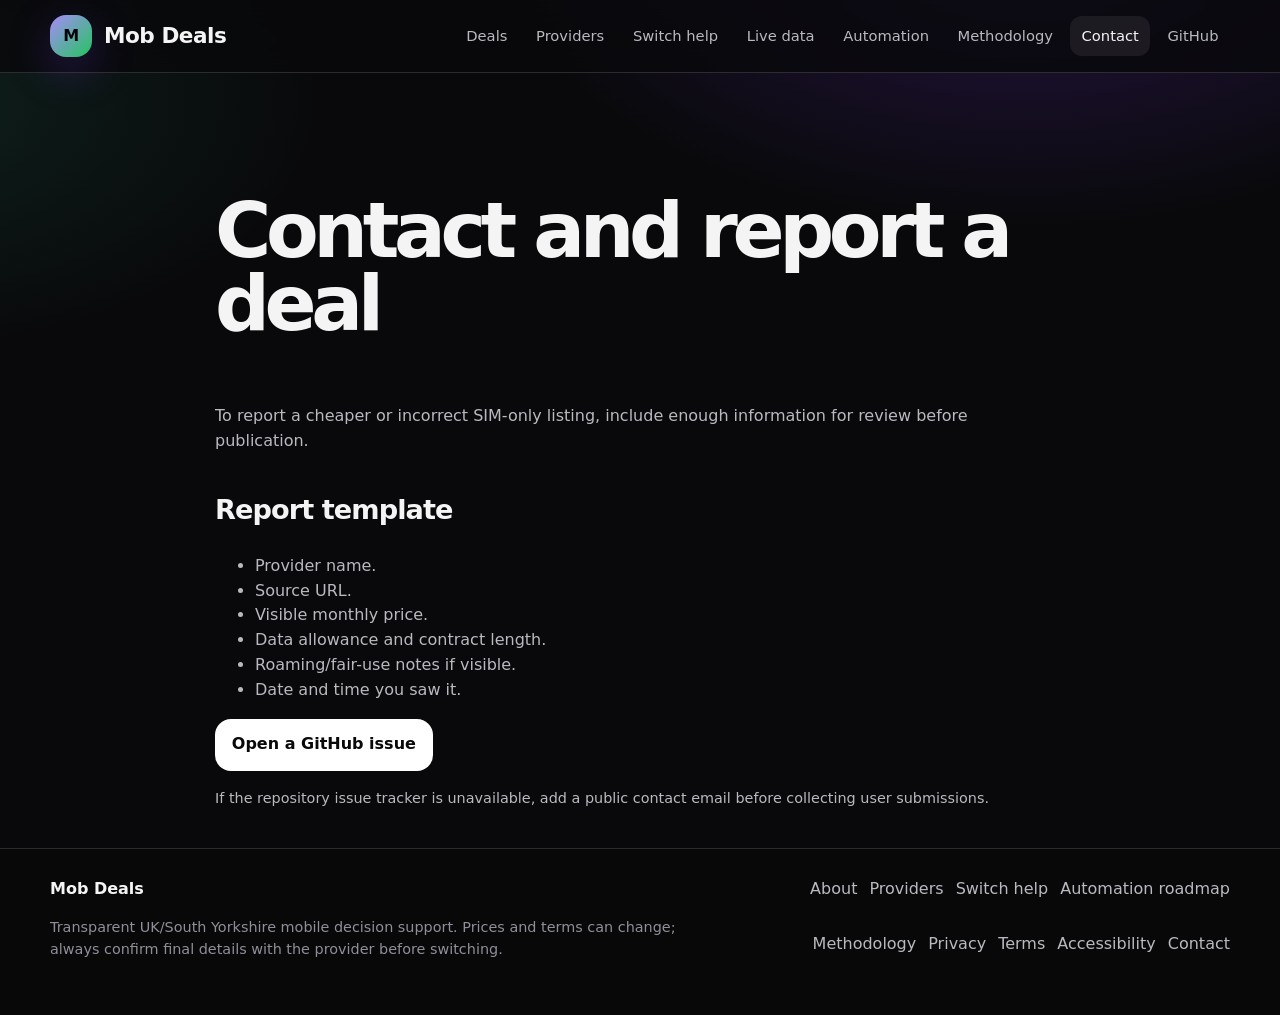
<file: contact.html>
<!doctype html><html lang="en-GB"><head>
<meta charset="utf-8"><meta name="viewport" content="width=device-width, initial-scale=1"><meta http-equiv="Content-Security-Policy" content="default-src 'self'; script-src 'self' 'unsafe-inline'; style-src 'self' 'unsafe-inline'; img-src 'self' data:; font-src 'self'; connect-src 'self'; object-src 'none'; base-uri 'self'; form-action 'self'; upgrade-insecure-requests"><meta name="referrer" content="strict-origin-when-cross-origin">
<title>Contact and Report a Deal — Mob Deals</title><meta name="description" content="Contact Mob Deals or report a cheaper South Yorkshire SIM-only deal."><meta name="robots" content="index,follow,max-image-preview:large"><link rel="canonical" href="https://dlinacre.github.io/mob-deals/contact.html">
<meta name="theme-color" content="#09090b"><meta property="og:type" content="website"><meta property="og:site_name" content="Mob Deals"><meta property="og:title" content="Contact and Report a Deal — Mob Deals"><meta property="og:description" content="Contact Mob Deals or report a cheaper South Yorkshire SIM-only deal."><meta property="og:url" content="https://dlinacre.github.io/mob-deals/contact.html"><meta property="og:image" content="https://dlinacre.github.io/mob-deals/assets/og.svg"><meta property="og:image:alt" content="Mob Deals banner"><meta name="twitter:card" content="summary_large_image"><meta name="twitter:title" content="Contact and Report a Deal — Mob Deals"><meta name="twitter:description" content="Contact Mob Deals or report a cheaper South Yorkshire SIM-only deal."><meta name="twitter:image" content="https://dlinacre.github.io/mob-deals/assets/og.svg"><link rel="icon" href="assets/icon.svg" type="image/svg+xml"><link rel="manifest" href="manifest.webmanifest"><link rel="stylesheet" href="assets/styles.css">
</head><body><a class="skip-link" href="#main">Skip to main content</a><header class="site-header"><div class="container"><nav class="nav" aria-label="Primary"><a class="brand" href="index.html" aria-label="Mob Deals home"><span class="brand-mark" aria-hidden="true">M</span><span class="brand-text">Mob Deals</span></a><div class="nav-links"><a href="index.html#deals" >Deals</a><a href="providers.html" >Providers</a><a href="switching.html" >Switch help</a><a href="index.html#live-data" >Live data</a><a href="automation-roadmap.html" >Automation</a><a href="methodology.html" >Methodology</a><a href="contact.html" aria-current="page">Contact</a><a href="https://github.com/DLinacre/mob-deals" target="_blank" rel="noopener noreferrer">GitHub</a></div></nav></div></header><main id="main"><section class="page-header"><div class="container prose"><h1>Contact and report a deal</h1><p>To report a cheaper or incorrect SIM-only listing, include enough information for review before publication.</p><h2>Report template</h2><ul><li>Provider name.</li><li>Source URL.</li><li>Visible monthly price.</li><li>Data allowance and contract length.</li><li>Roaming/fair-use notes if visible.</li><li>Date and time you saw it.</li></ul><p><a class="button button-primary" href="https://github.com/DLinacre/mob-deals/issues" target="_blank" rel="noopener noreferrer">Open a GitHub issue</a></p><p class="tiny">If the repository issue tracker is unavailable, add a public contact email before collecting user submissions.</p></div></section></main><footer class="footer"><div class="container footer-grid"><div><strong>Mob Deals</strong><p class="tiny">Transparent UK/South Yorkshire mobile decision support. Prices and terms can change; always confirm final details with the provider before switching.</p></div><nav aria-label="Footer"><a href="about.html">About</a><a href="providers.html">Providers</a><a href="switching.html">Switch help</a><a href="automation-roadmap.html">Automation roadmap</a><a href="methodology.html">Methodology</a><a href="privacy.html">Privacy</a><a href="terms.html">Terms</a><a href="accessibility.html">Accessibility</a><a href="contact.html">Contact</a></nav></div></footer></body></html>
</file>
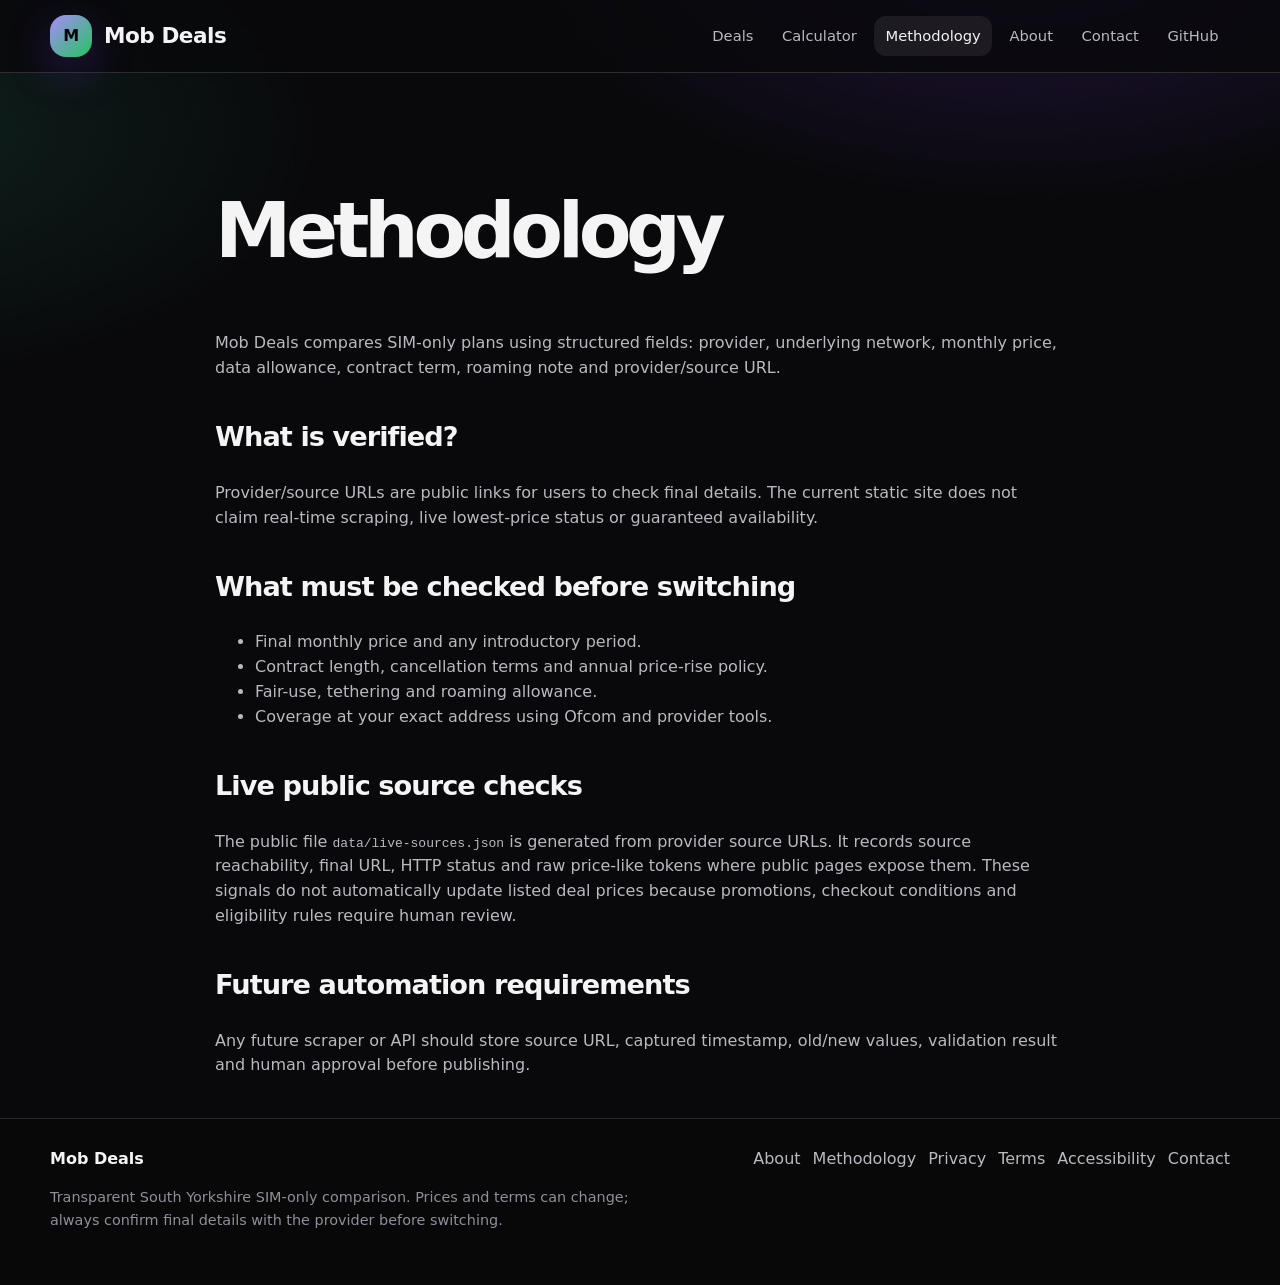
<file: methodology.html>
<!doctype html><html lang="en-GB"><head>
<meta charset="utf-8"><meta name="viewport" content="width=device-width, initial-scale=1"><meta http-equiv="Content-Security-Policy" content="default-src 'self'; script-src 'self' 'unsafe-inline'; style-src 'self' 'unsafe-inline'; img-src 'self' data:; font-src 'self'; connect-src 'self'; object-src 'none'; base-uri 'self'; form-action 'self'; upgrade-insecure-requests"><meta name="referrer" content="strict-origin-when-cross-origin">
<title>Methodology — Mob Deals</title><meta name="description" content="How Mob Deals handles SIM-only comparison data, source links, limitations and verification."><meta name="robots" content="index,follow,max-image-preview:large"><link rel="canonical" href="https://dlinacre.github.io/mob-deals/methodology.html">
<meta name="theme-color" content="#09090b"><meta property="og:type" content="website"><meta property="og:site_name" content="Mob Deals"><meta property="og:title" content="Methodology — Mob Deals"><meta property="og:description" content="How Mob Deals handles SIM-only comparison data, source links, limitations and verification."><meta property="og:url" content="https://dlinacre.github.io/mob-deals/methodology.html"><meta property="og:image" content="https://dlinacre.github.io/mob-deals/assets/og.svg"><meta property="og:image:alt" content="Mob Deals banner"><meta name="twitter:card" content="summary_large_image"><meta name="twitter:title" content="Methodology — Mob Deals"><meta name="twitter:description" content="How Mob Deals handles SIM-only comparison data, source links, limitations and verification."><meta name="twitter:image" content="https://dlinacre.github.io/mob-deals/assets/og.svg"><link rel="icon" href="assets/icon.svg" type="image/svg+xml"><link rel="manifest" href="manifest.webmanifest"><link rel="stylesheet" href="assets/styles.css">
</head><body><a class="skip-link" href="#main">Skip to main content</a><header class="site-header"><div class="container"><nav class="nav" aria-label="Primary"><a class="brand" href="index.html" aria-label="Mob Deals home"><span class="brand-mark" aria-hidden="true">M</span><span class="brand-text">Mob Deals</span></a><div class="nav-links"><a href="index.html#deals" >Deals</a><a href="index.html#calculator" >Calculator</a><a href="methodology.html" aria-current="page">Methodology</a><a href="about.html" >About</a><a href="contact.html" >Contact</a><a href="https://github.com/DLinacre/mob-deals" target="_blank" rel="noopener noreferrer">GitHub</a></div></nav></div></header><main id="main"><section class="page-header"><div class="container prose"><h1>Methodology</h1><p>Mob Deals compares SIM-only plans using structured fields: provider, underlying network, monthly price, data allowance, contract term, roaming note and provider/source URL.</p><h2>What is verified?</h2><p>Provider/source URLs are public links for users to check final details. The current static site does not claim real-time scraping, live lowest-price status or guaranteed availability.</p><h2>What must be checked before switching</h2><ul><li>Final monthly price and any introductory period.</li><li>Contract length, cancellation terms and annual price-rise policy.</li><li>Fair-use, tethering and roaming allowance.</li><li>Coverage at your exact address using Ofcom and provider tools.</li></ul><h2>Live public source checks</h2><p>The public file <code>data/live-sources.json</code> is generated from provider source URLs. It records source reachability, final URL, HTTP status and raw price-like tokens where public pages expose them. These signals do not automatically update listed deal prices because promotions, checkout conditions and eligibility rules require human review.</p><h2>Future automation requirements</h2><p>Any future scraper or API should store source URL, captured timestamp, old/new values, validation result and human approval before publishing.</p></div></section></main><footer class="footer"><div class="container footer-grid"><div><strong>Mob Deals</strong><p class="tiny">Transparent South Yorkshire SIM-only comparison. Prices and terms can change; always confirm final details with the provider before switching.</p></div><nav aria-label="Footer"><a href="about.html">About</a><a href="methodology.html">Methodology</a><a href="privacy.html">Privacy</a><a href="terms.html">Terms</a><a href="accessibility.html">Accessibility</a><a href="contact.html">Contact</a></nav></div></footer></body></html>
</file>
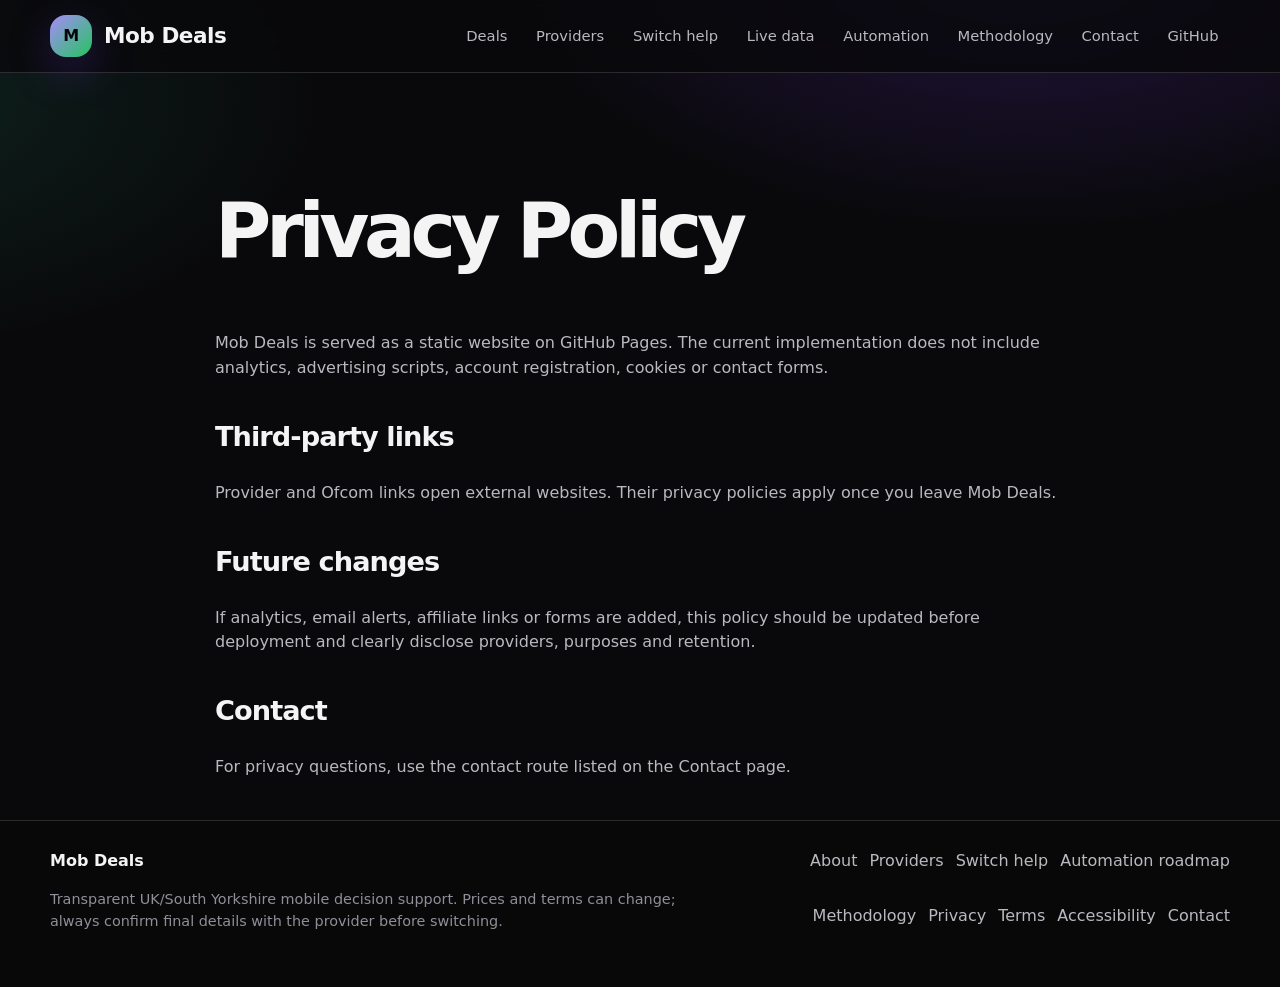
<file: privacy.html>
<!doctype html><html lang="en-GB"><head>
<meta charset="utf-8"><meta name="viewport" content="width=device-width, initial-scale=1"><meta http-equiv="Content-Security-Policy" content="default-src 'self'; script-src 'self' 'unsafe-inline'; style-src 'self' 'unsafe-inline'; img-src 'self' data:; font-src 'self'; connect-src 'self'; object-src 'none'; base-uri 'self'; form-action 'self'; upgrade-insecure-requests"><meta name="referrer" content="strict-origin-when-cross-origin">
<title>Privacy Policy — Mob Deals</title><meta name="description" content="Privacy policy for Mob Deals, including static hosting and contact links."><meta name="robots" content="index,follow,max-image-preview:large"><link rel="canonical" href="https://dlinacre.github.io/mob-deals/privacy.html">
<meta name="theme-color" content="#09090b"><meta property="og:type" content="website"><meta property="og:site_name" content="Mob Deals"><meta property="og:title" content="Privacy Policy — Mob Deals"><meta property="og:description" content="Privacy policy for Mob Deals, including static hosting and contact links."><meta property="og:url" content="https://dlinacre.github.io/mob-deals/privacy.html"><meta property="og:image" content="https://dlinacre.github.io/mob-deals/assets/og.svg"><meta property="og:image:alt" content="Mob Deals banner"><meta name="twitter:card" content="summary_large_image"><meta name="twitter:title" content="Privacy Policy — Mob Deals"><meta name="twitter:description" content="Privacy policy for Mob Deals, including static hosting and contact links."><meta name="twitter:image" content="https://dlinacre.github.io/mob-deals/assets/og.svg"><link rel="icon" href="assets/icon.svg" type="image/svg+xml"><link rel="manifest" href="manifest.webmanifest"><link rel="stylesheet" href="assets/styles.css">
</head><body><a class="skip-link" href="#main">Skip to main content</a><header class="site-header"><div class="container"><nav class="nav" aria-label="Primary"><a class="brand" href="index.html" aria-label="Mob Deals home"><span class="brand-mark" aria-hidden="true">M</span><span class="brand-text">Mob Deals</span></a><div class="nav-links"><a href="index.html#deals" >Deals</a><a href="providers.html" >Providers</a><a href="switching.html" >Switch help</a><a href="index.html#live-data" >Live data</a><a href="automation-roadmap.html" >Automation</a><a href="methodology.html" >Methodology</a><a href="contact.html" >Contact</a><a href="https://github.com/DLinacre/mob-deals" target="_blank" rel="noopener noreferrer">GitHub</a></div></nav></div></header><main id="main"><section class="page-header"><div class="container prose"><h1>Privacy Policy</h1><p>Mob Deals is served as a static website on GitHub Pages. The current implementation does not include analytics, advertising scripts, account registration, cookies or contact forms.</p><h2>Third-party links</h2><p>Provider and Ofcom links open external websites. Their privacy policies apply once you leave Mob Deals.</p><h2>Future changes</h2><p>If analytics, email alerts, affiliate links or forms are added, this policy should be updated before deployment and clearly disclose providers, purposes and retention.</p><h2>Contact</h2><p>For privacy questions, use the contact route listed on the Contact page.</p></div></section></main><footer class="footer"><div class="container footer-grid"><div><strong>Mob Deals</strong><p class="tiny">Transparent UK/South Yorkshire mobile decision support. Prices and terms can change; always confirm final details with the provider before switching.</p></div><nav aria-label="Footer"><a href="about.html">About</a><a href="providers.html">Providers</a><a href="switching.html">Switch help</a><a href="automation-roadmap.html">Automation roadmap</a><a href="methodology.html">Methodology</a><a href="privacy.html">Privacy</a><a href="terms.html">Terms</a><a href="accessibility.html">Accessibility</a><a href="contact.html">Contact</a></nav></div></footer></body></html>
</file>
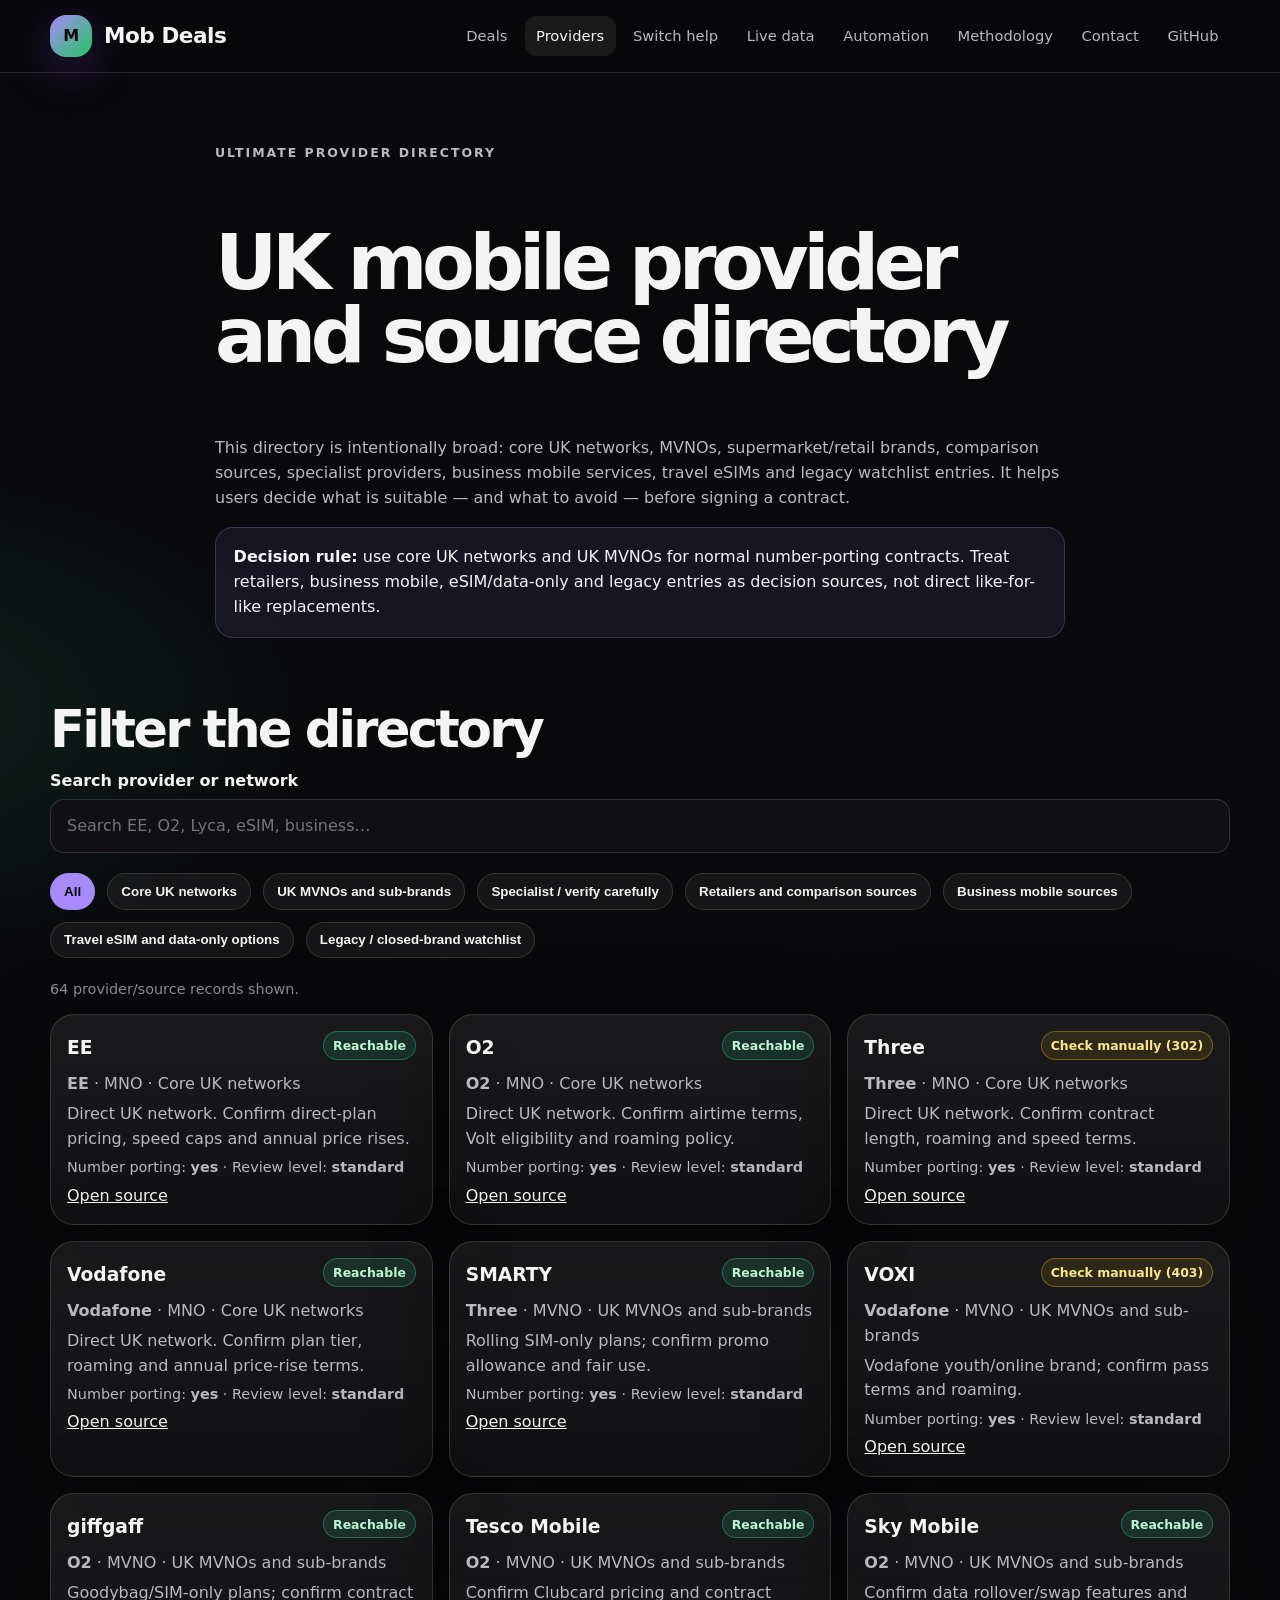
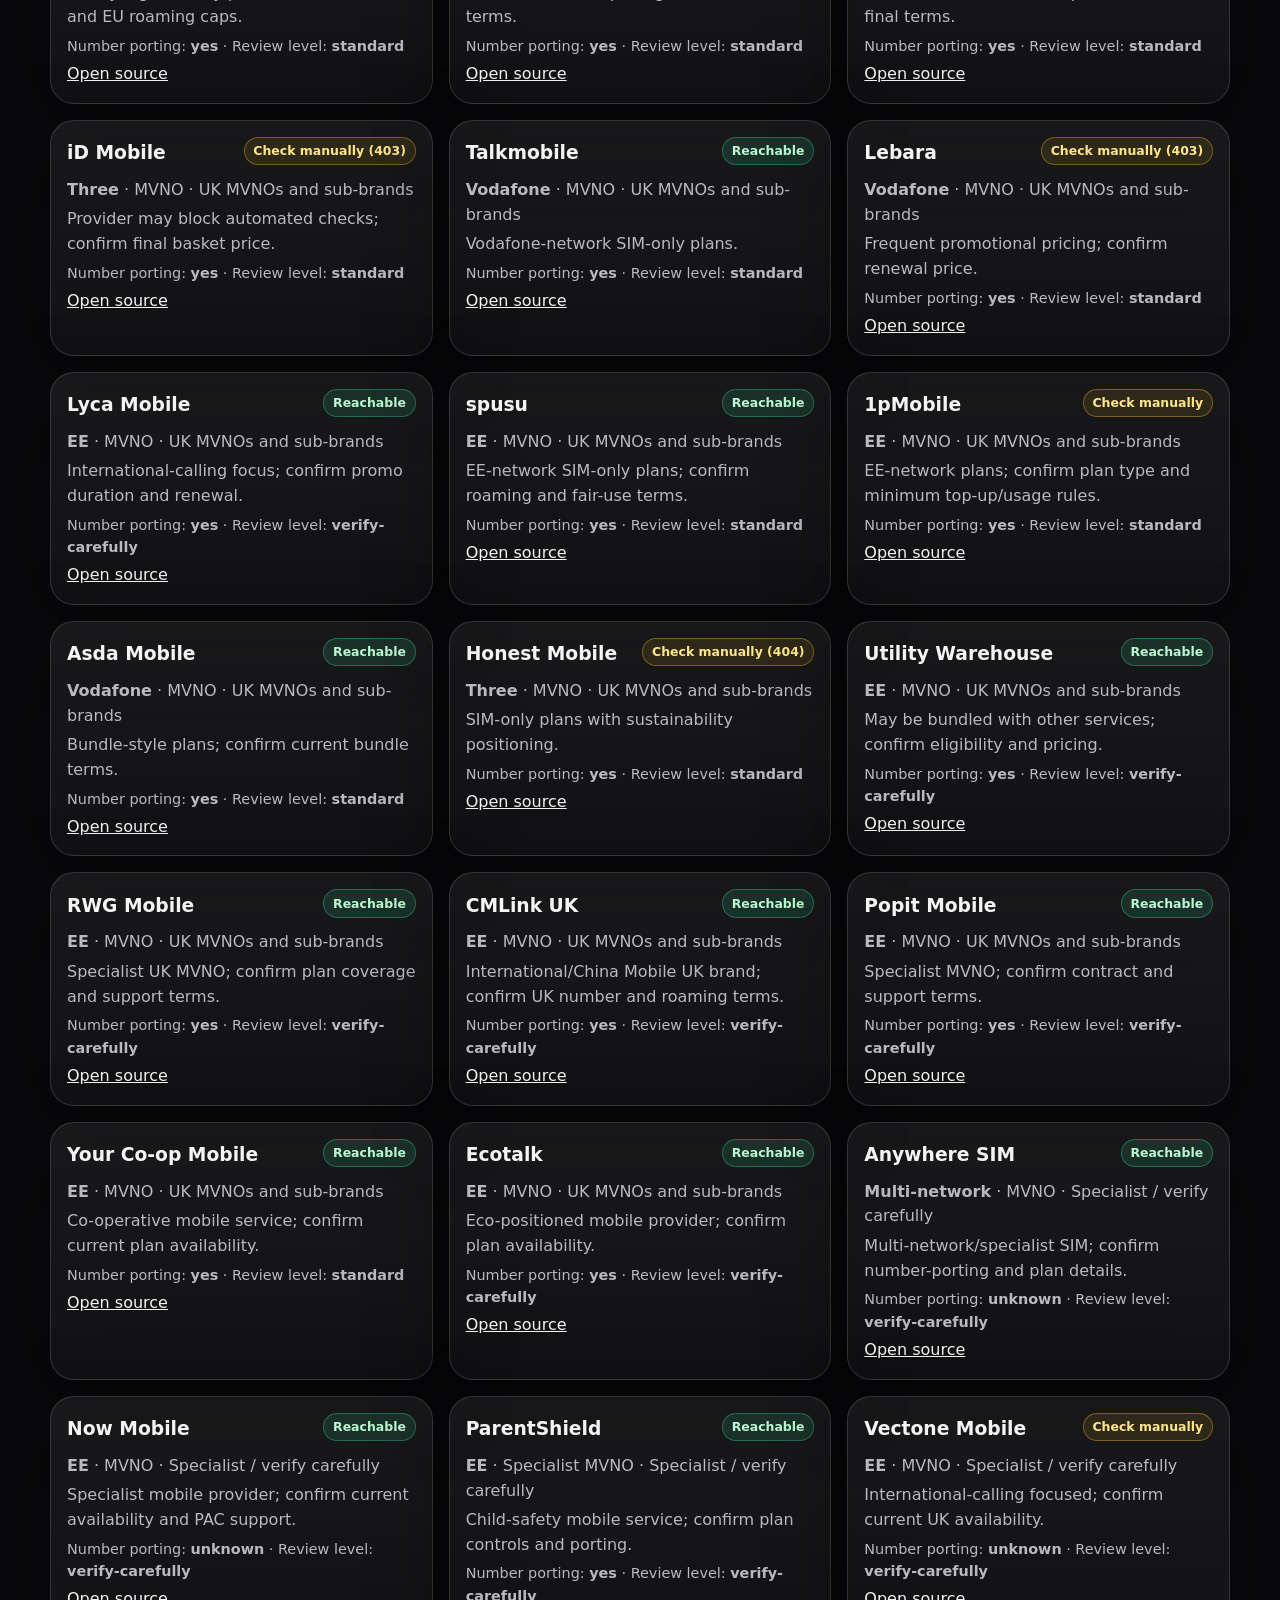
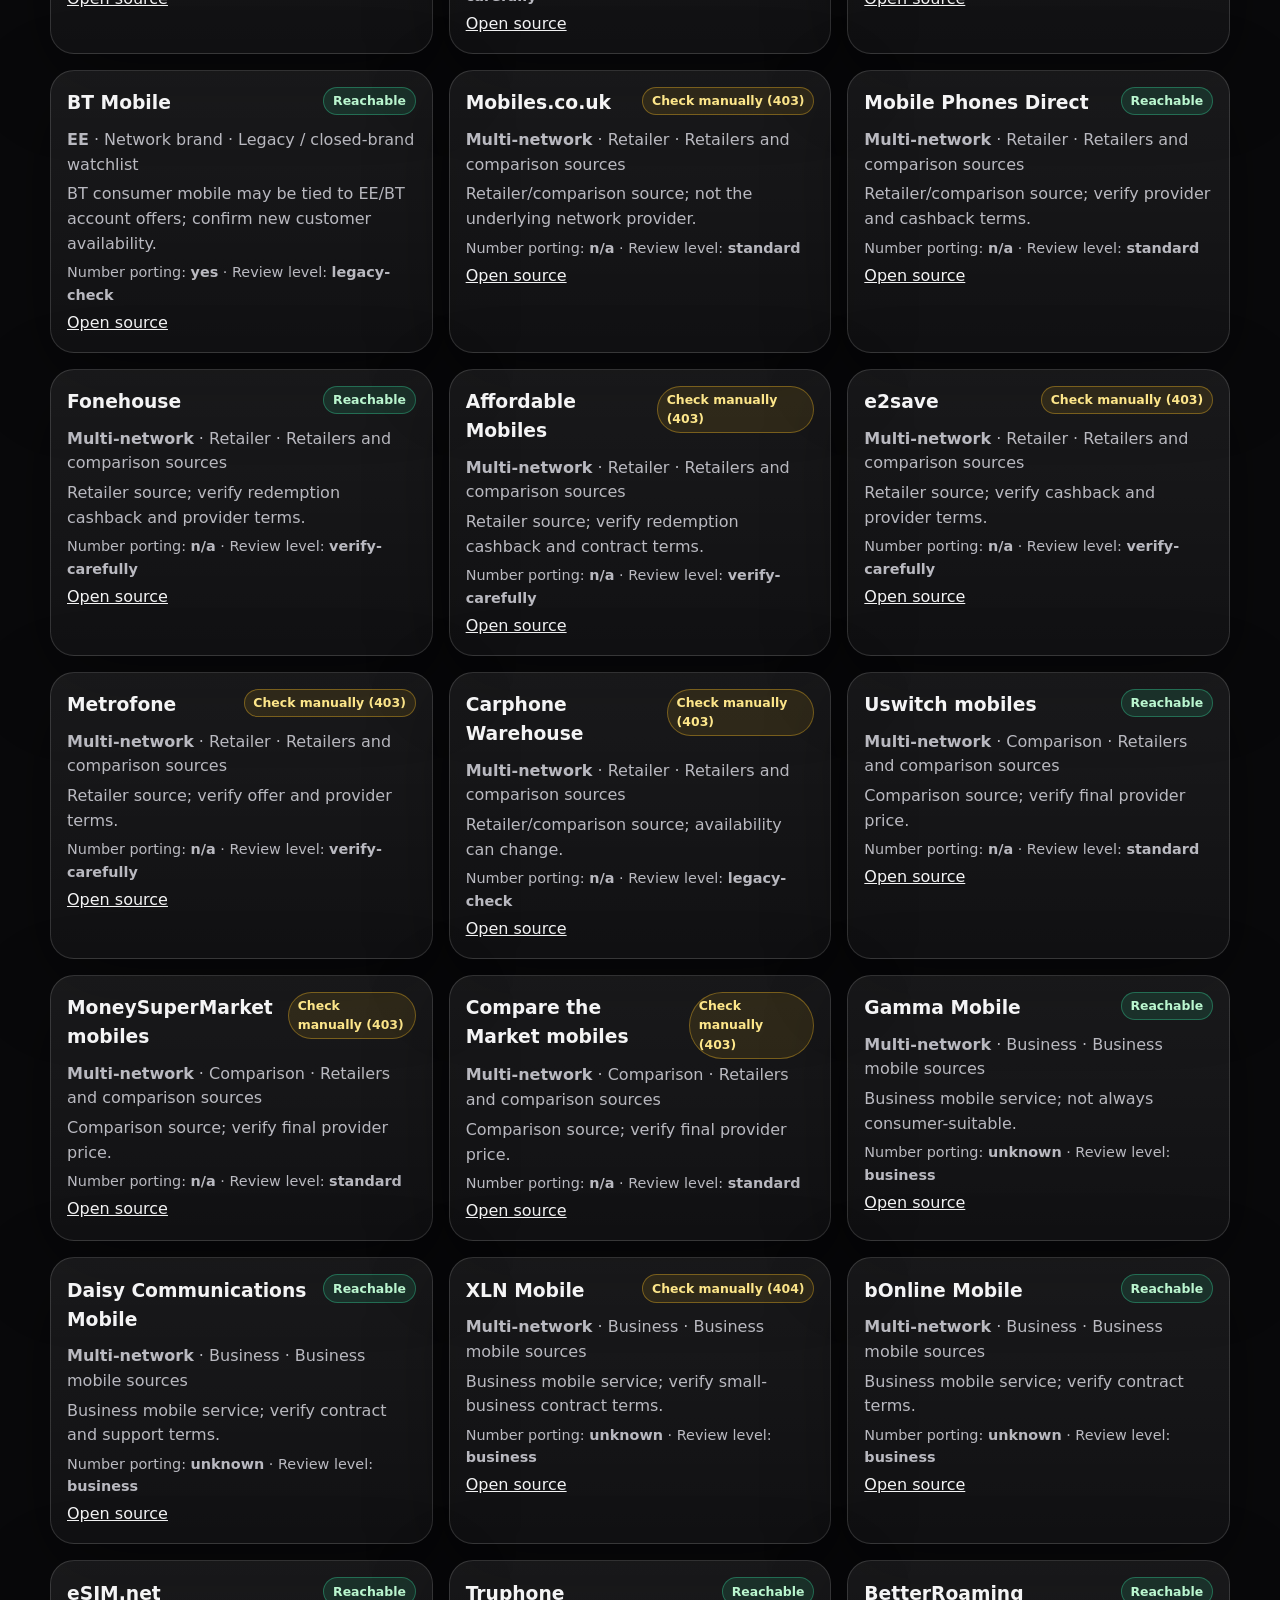
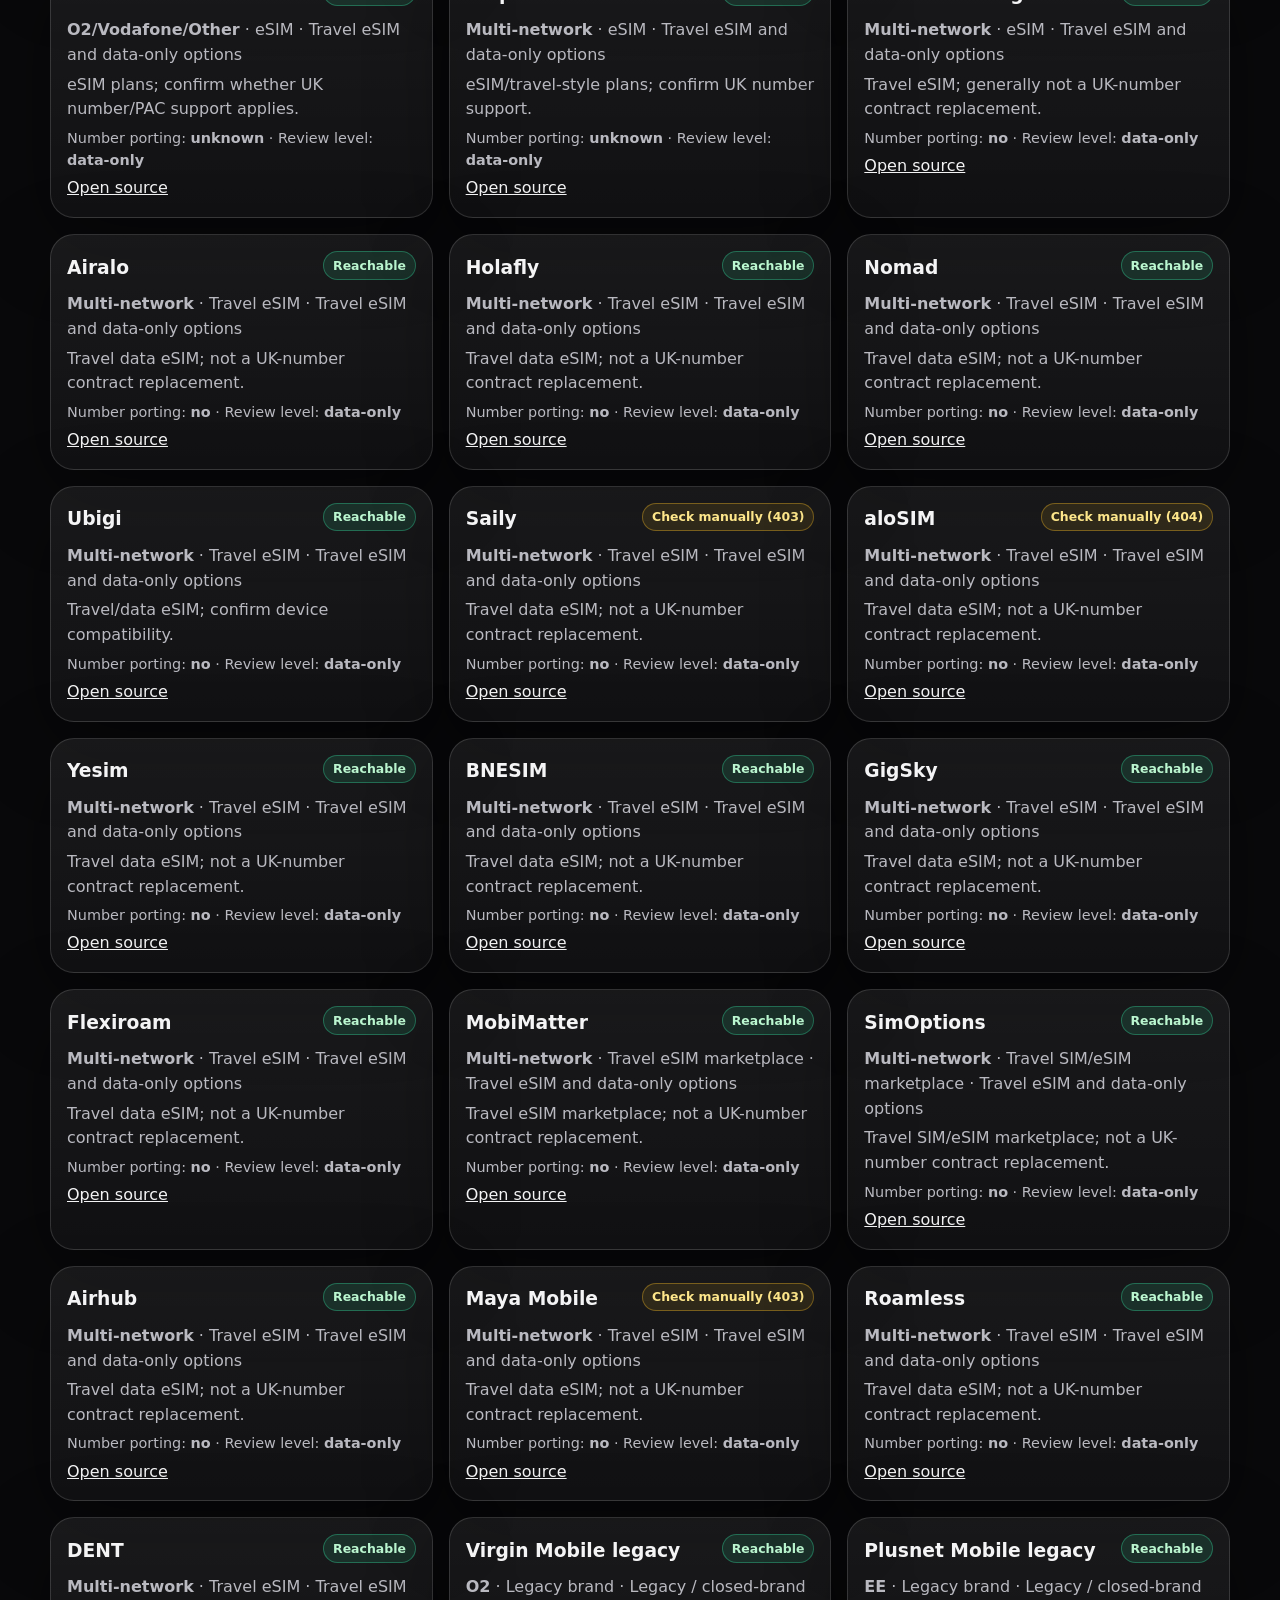
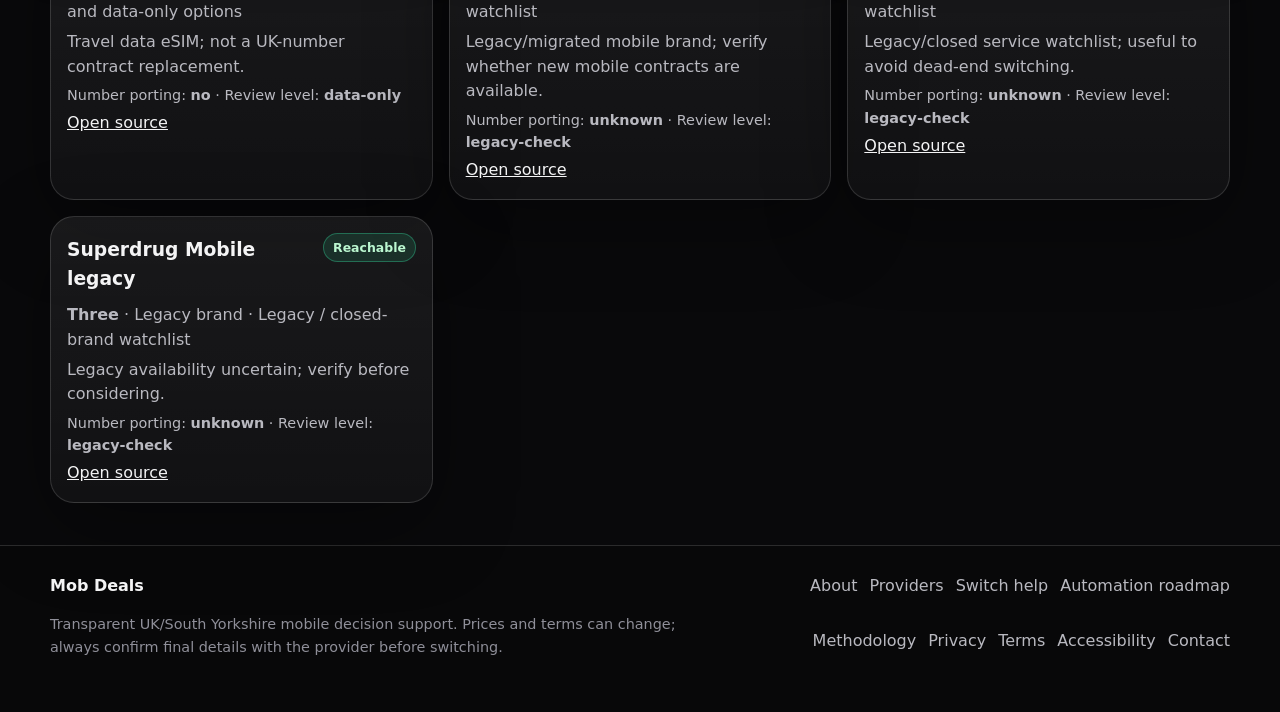
<file: providers.html>
<!doctype html><html lang="en-GB"><head>
<meta charset="utf-8"><meta name="viewport" content="width=device-width, initial-scale=1"><meta http-equiv="Content-Security-Policy" content="default-src 'self'; script-src 'self' 'unsafe-inline'; style-src 'self' 'unsafe-inline'; img-src 'self' data:; font-src 'self'; connect-src 'self'; object-src 'none'; base-uri 'self'; form-action 'self'; upgrade-insecure-requests"><meta name="referrer" content="strict-origin-when-cross-origin">
<title>UK Mobile Provider Directory — Mob Deals</title><meta name="description" content="Comprehensive UK mobile provider, MVNO, retailer, eSIM and legacy watchlist directory for safer switching decisions."><meta name="robots" content="index,follow,max-image-preview:large"><link rel="canonical" href="https://dlinacre.github.io/mob-deals/providers.html">
<meta name="theme-color" content="#09090b"><meta property="og:type" content="website"><meta property="og:site_name" content="Mob Deals"><meta property="og:title" content="UK Mobile Provider Directory — Mob Deals"><meta property="og:description" content="Comprehensive UK mobile provider, MVNO, retailer, eSIM and legacy watchlist directory for safer switching decisions."><meta property="og:url" content="https://dlinacre.github.io/mob-deals/providers.html"><meta property="og:image" content="https://dlinacre.github.io/mob-deals/assets/og.svg"><meta property="og:image:alt" content="Mob Deals banner"><meta name="twitter:card" content="summary_large_image"><meta name="twitter:title" content="UK Mobile Provider Directory — Mob Deals"><meta name="twitter:description" content="Comprehensive UK mobile provider, MVNO, retailer, eSIM and legacy watchlist directory for safer switching decisions."><meta name="twitter:image" content="https://dlinacre.github.io/mob-deals/assets/og.svg"><link rel="icon" href="assets/icon.svg" type="image/svg+xml"><link rel="manifest" href="manifest.webmanifest"><link rel="stylesheet" href="assets/styles.css">
</head><body><a class="skip-link" href="#main">Skip to main content</a><header class="site-header"><div class="container"><nav class="nav" aria-label="Primary"><a class="brand" href="index.html" aria-label="Mob Deals home"><span class="brand-mark" aria-hidden="true">M</span><span class="brand-text">Mob Deals</span></a><div class="nav-links"><a href="index.html#deals" >Deals</a><a href="providers.html" aria-current="page">Providers</a><a href="switching.html" >Switch help</a><a href="index.html#live-data" >Live data</a><a href="automation-roadmap.html" >Automation</a><a href="methodology.html" >Methodology</a><a href="contact.html" >Contact</a><a href="https://github.com/DLinacre/mob-deals" target="_blank" rel="noopener noreferrer">GitHub</a></div></nav></div></header><main id="main"><section class="page-header"><div class="container prose"><p class="eyebrow">Ultimate provider directory</p><h1>UK mobile provider and source directory</h1><p>This directory is intentionally broad: core UK networks, MVNOs, supermarket/retail brands, comparison sources, specialist providers, business mobile services, travel eSIMs and legacy watchlist entries. It helps users decide what is suitable — and what to avoid — before signing a contract.</p><div class="callout"><strong>Decision rule:</strong> use core UK networks and UK MVNOs for normal number-porting contracts. Treat retailers, business mobile, eSIM/data-only and legacy entries as decision sources, not direct like-for-like replacements.</div></div></section>
<section class="section"><div class="container"><h2 class="section-title">Filter the directory</h2><label for="provider-search">Search provider or network</label><input id="provider-search" type="search" placeholder="Search EE, O2, Lyca, eSIM, business…" aria-describedby="provider-count"><div class="controls"><button class="chip provider-chip" data-provider-filter="all" aria-pressed="true">All</button><button class="chip provider-chip" data-provider-filter="core-uk" aria-pressed="false">Core UK networks</button><button class="chip provider-chip" data-provider-filter="uk-mvno" aria-pressed="false">UK MVNOs and sub-brands</button><button class="chip provider-chip" data-provider-filter="specialist" aria-pressed="false">Specialist / verify carefully</button><button class="chip provider-chip" data-provider-filter="retailer-comparison" aria-pressed="false">Retailers and comparison sources</button><button class="chip provider-chip" data-provider-filter="business" aria-pressed="false">Business mobile sources</button><button class="chip provider-chip" data-provider-filter="travel-esim" aria-pressed="false">Travel eSIM and data-only options</button><button class="chip provider-chip" data-provider-filter="legacy-check" aria-pressed="false">Legacy / closed-brand watchlist</button></div><p id="provider-count" class="tiny" aria-live="polite">64 sources shown. Latest live check: 2026-07-18T16:08:16+00:00; 49/64 reachable.</p><div class="provider-directory"><article class="provider-card card" data-provider-card data-provider-category="core-uk" data-provider-network="ee" data-provider-name="ee" aria-labelledby="provider-ee">
  <div style="display:flex;align-items:flex-start;justify-content:space-between;gap:.75rem"><h3 id="provider-ee">EE</h3><span class="status-badge status-ok" data-source-status="ee">Reachable</span></div>
  <p><strong>EE</strong> · MNO · Core UK networks</p>
  <p>Direct UK network. Confirm direct-plan pricing, speed caps and annual price rises.</p>
  <p class="tiny">Number porting: <strong>yes</strong> · Review level: <strong>standard</strong></p>
  <a href="https://shop.ee.co.uk/sim-only" target="_blank" rel="noopener noreferrer">Open source</a>
</article><article class="provider-card card" data-provider-card data-provider-category="core-uk" data-provider-network="o2" data-provider-name="o2" aria-labelledby="provider-o2">
  <div style="display:flex;align-items:flex-start;justify-content:space-between;gap:.75rem"><h3 id="provider-o2">O2</h3><span class="status-badge status-ok" data-source-status="o2">Reachable</span></div>
  <p><strong>O2</strong> · MNO · Core UK networks</p>
  <p>Direct UK network. Confirm airtime terms, Volt eligibility and roaming policy.</p>
  <p class="tiny">Number porting: <strong>yes</strong> · Review level: <strong>standard</strong></p>
  <a href="https://www.o2.co.uk/shop/sim-cards/sim-only-deals" target="_blank" rel="noopener noreferrer">Open source</a>
</article><article class="provider-card card" data-provider-card data-provider-category="core-uk" data-provider-network="three" data-provider-name="three" aria-labelledby="provider-three">
  <div style="display:flex;align-items:flex-start;justify-content:space-between;gap:.75rem"><h3 id="provider-three">Three</h3><span class="status-badge status-warn" data-source-status="three">Check manually</span></div>
  <p><strong>Three</strong> · MNO · Core UK networks</p>
  <p>Direct UK network. Confirm contract length, roaming and speed terms.</p>
  <p class="tiny">Number porting: <strong>yes</strong> · Review level: <strong>standard</strong></p>
  <a href="https://www.three.co.uk/shop/sim-only/pay-monthly" target="_blank" rel="noopener noreferrer">Open source</a>
</article><article class="provider-card card" data-provider-card data-provider-category="core-uk" data-provider-network="vodafone" data-provider-name="vodafone" aria-labelledby="provider-vodafone">
  <div style="display:flex;align-items:flex-start;justify-content:space-between;gap:.75rem"><h3 id="provider-vodafone">Vodafone</h3><span class="status-badge status-ok" data-source-status="vodafone">Reachable</span></div>
  <p><strong>Vodafone</strong> · MNO · Core UK networks</p>
  <p>Direct UK network. Confirm plan tier, roaming and annual price-rise terms.</p>
  <p class="tiny">Number porting: <strong>yes</strong> · Review level: <strong>standard</strong></p>
  <a href="https://www.vodafone.co.uk/mobile/best-sim-only-deals" target="_blank" rel="noopener noreferrer">Open source</a>
</article><article class="provider-card card" data-provider-card data-provider-category="uk-mvno" data-provider-network="three" data-provider-name="smarty" aria-labelledby="provider-smarty">
  <div style="display:flex;align-items:flex-start;justify-content:space-between;gap:.75rem"><h3 id="provider-smarty">SMARTY</h3><span class="status-badge status-ok" data-source-status="smarty">Reachable</span></div>
  <p><strong>Three</strong> · MVNO · UK MVNOs and sub-brands</p>
  <p>Rolling SIM-only plans; confirm promo allowance and fair use.</p>
  <p class="tiny">Number porting: <strong>yes</strong> · Review level: <strong>standard</strong></p>
  <a href="https://smarty.co.uk/sim-only/" target="_blank" rel="noopener noreferrer">Open source</a>
</article><article class="provider-card card" data-provider-card data-provider-category="uk-mvno" data-provider-network="vodafone" data-provider-name="voxi" aria-labelledby="provider-voxi">
  <div style="display:flex;align-items:flex-start;justify-content:space-between;gap:.75rem"><h3 id="provider-voxi">VOXI</h3><span class="status-badge status-ok" data-source-status="voxi">Reachable</span></div>
  <p><strong>Vodafone</strong> · MVNO · UK MVNOs and sub-brands</p>
  <p>Vodafone youth/online brand; confirm pass terms and roaming.</p>
  <p class="tiny">Number porting: <strong>yes</strong> · Review level: <strong>standard</strong></p>
  <a href="https://www.voxi.co.uk/sim-only-plans" target="_blank" rel="noopener noreferrer">Open source</a>
</article><article class="provider-card card" data-provider-card data-provider-category="uk-mvno" data-provider-network="o2" data-provider-name="giffgaff" aria-labelledby="provider-giffgaff">
  <div style="display:flex;align-items:flex-start;justify-content:space-between;gap:.75rem"><h3 id="provider-giffgaff">giffgaff</h3><span class="status-badge status-ok" data-source-status="giffgaff">Reachable</span></div>
  <p><strong>O2</strong> · MVNO · UK MVNOs and sub-brands</p>
  <p>Goodybag/SIM-only plans; confirm contract and EU roaming caps.</p>
  <p class="tiny">Number porting: <strong>yes</strong> · Review level: <strong>standard</strong></p>
  <a href="https://www.giffgaff.com/sim-only-deals" target="_blank" rel="noopener noreferrer">Open source</a>
</article><article class="provider-card card" data-provider-card data-provider-category="uk-mvno" data-provider-network="o2" data-provider-name="tesco mobile" aria-labelledby="provider-tesco-mobile">
  <div style="display:flex;align-items:flex-start;justify-content:space-between;gap:.75rem"><h3 id="provider-tesco-mobile">Tesco Mobile</h3><span class="status-badge status-ok" data-source-status="tesco-mobile">Reachable</span></div>
  <p><strong>O2</strong> · MVNO · UK MVNOs and sub-brands</p>
  <p>Confirm Clubcard pricing and contract terms.</p>
  <p class="tiny">Number porting: <strong>yes</strong> · Review level: <strong>standard</strong></p>
  <a href="https://www.tescomobile.com/shop/sim-only" target="_blank" rel="noopener noreferrer">Open source</a>
</article><article class="provider-card card" data-provider-card data-provider-category="uk-mvno" data-provider-network="o2" data-provider-name="sky mobile" aria-labelledby="provider-sky-mobile">
  <div style="display:flex;align-items:flex-start;justify-content:space-between;gap:.75rem"><h3 id="provider-sky-mobile">Sky Mobile</h3><span class="status-badge status-ok" data-source-status="sky-mobile">Reachable</span></div>
  <p><strong>O2</strong> · MVNO · UK MVNOs and sub-brands</p>
  <p>Confirm data rollover/swap features and final terms.</p>
  <p class="tiny">Number porting: <strong>yes</strong> · Review level: <strong>standard</strong></p>
  <a href="https://www.sky.com/shop/mobile/sim-only" target="_blank" rel="noopener noreferrer">Open source</a>
</article><article class="provider-card card" data-provider-card data-provider-category="uk-mvno" data-provider-network="three" data-provider-name="id mobile" aria-labelledby="provider-id-mobile">
  <div style="display:flex;align-items:flex-start;justify-content:space-between;gap:.75rem"><h3 id="provider-id-mobile">iD Mobile</h3><span class="status-badge status-warn" data-source-status="id-mobile">Check manually</span></div>
  <p><strong>Three</strong> · MVNO · UK MVNOs and sub-brands</p>
  <p>Provider may block automated checks; confirm final basket price.</p>
  <p class="tiny">Number porting: <strong>yes</strong> · Review level: <strong>standard</strong></p>
  <a href="https://www.idmobile.co.uk/sim-only-deals" target="_blank" rel="noopener noreferrer">Open source</a>
</article><article class="provider-card card" data-provider-card data-provider-category="uk-mvno" data-provider-network="vodafone" data-provider-name="talkmobile" aria-labelledby="provider-talkmobile">
  <div style="display:flex;align-items:flex-start;justify-content:space-between;gap:.75rem"><h3 id="provider-talkmobile">Talkmobile</h3><span class="status-badge status-ok" data-source-status="talkmobile">Reachable</span></div>
  <p><strong>Vodafone</strong> · MVNO · UK MVNOs and sub-brands</p>
  <p>Vodafone-network SIM-only plans.</p>
  <p class="tiny">Number porting: <strong>yes</strong> · Review level: <strong>standard</strong></p>
  <a href="https://talkmobile.co.uk/sim-only" target="_blank" rel="noopener noreferrer">Open source</a>
</article><article class="provider-card card" data-provider-card data-provider-category="uk-mvno" data-provider-network="vodafone" data-provider-name="lebara" aria-labelledby="provider-lebara">
  <div style="display:flex;align-items:flex-start;justify-content:space-between;gap:.75rem"><h3 id="provider-lebara">Lebara</h3><span class="status-badge status-ok" data-source-status="lebara">Reachable</span></div>
  <p><strong>Vodafone</strong> · MVNO · UK MVNOs and sub-brands</p>
  <p>Frequent promotional pricing; confirm renewal price.</p>
  <p class="tiny">Number porting: <strong>yes</strong> · Review level: <strong>standard</strong></p>
  <a href="https://mobile.lebara.com/gb/en/best-sim-only-deals/c/simo-contract" target="_blank" rel="noopener noreferrer">Open source</a>
</article><article class="provider-card card" data-provider-card data-provider-category="uk-mvno" data-provider-network="ee" data-provider-name="lyca mobile" aria-labelledby="provider-lyca-mobile">
  <div style="display:flex;align-items:flex-start;justify-content:space-between;gap:.75rem"><h3 id="provider-lyca-mobile">Lyca Mobile</h3><span class="status-badge status-ok" data-source-status="lyca-mobile">Reachable</span></div>
  <p><strong>EE</strong> · MVNO · UK MVNOs and sub-brands</p>
  <p>International-calling focus; confirm promo duration and renewal.</p>
  <p class="tiny">Number porting: <strong>yes</strong> · Review level: <strong>verify-carefully</strong></p>
  <a href="https://www.lycamobile.co.uk/en/bundles/sim-only-deals/" target="_blank" rel="noopener noreferrer">Open source</a>
</article><article class="provider-card card" data-provider-card data-provider-category="uk-mvno" data-provider-network="ee" data-provider-name="spusu" aria-labelledby="provider-spusu">
  <div style="display:flex;align-items:flex-start;justify-content:space-between;gap:.75rem"><h3 id="provider-spusu">spusu</h3><span class="status-badge status-ok" data-source-status="spusu">Reachable</span></div>
  <p><strong>EE</strong> · MVNO · UK MVNOs and sub-brands</p>
  <p>EE-network SIM-only plans; confirm roaming and fair-use terms.</p>
  <p class="tiny">Number porting: <strong>yes</strong> · Review level: <strong>standard</strong></p>
  <a href="https://www.spusu.co.uk/" target="_blank" rel="noopener noreferrer">Open source</a>
</article><article class="provider-card card" data-provider-card data-provider-category="uk-mvno" data-provider-network="ee" data-provider-name="1pmobile" aria-labelledby="provider-onep-mobile">
  <div style="display:flex;align-items:flex-start;justify-content:space-between;gap:.75rem"><h3 id="provider-onep-mobile">1pMobile</h3><span class="status-badge status-warn" data-source-status="onep-mobile">Check manually</span></div>
  <p><strong>EE</strong> · MVNO · UK MVNOs and sub-brands</p>
  <p>EE-network plans; confirm plan type and minimum top-up/usage rules.</p>
  <p class="tiny">Number porting: <strong>yes</strong> · Review level: <strong>standard</strong></p>
  <a href="https://www.1pmobile.com/" target="_blank" rel="noopener noreferrer">Open source</a>
</article><article class="provider-card card" data-provider-card data-provider-category="uk-mvno" data-provider-network="vodafone" data-provider-name="asda mobile" aria-labelledby="provider-asda-mobile">
  <div style="display:flex;align-items:flex-start;justify-content:space-between;gap:.75rem"><h3 id="provider-asda-mobile">Asda Mobile</h3><span class="status-badge status-ok" data-source-status="asda-mobile">Reachable</span></div>
  <p><strong>Vodafone</strong> · MVNO · UK MVNOs and sub-brands</p>
  <p>Bundle-style plans; confirm current bundle terms.</p>
  <p class="tiny">Number porting: <strong>yes</strong> · Review level: <strong>standard</strong></p>
  <a href="https://mobile.asda.com/bundles" target="_blank" rel="noopener noreferrer">Open source</a>
</article><article class="provider-card card" data-provider-card data-provider-category="uk-mvno" data-provider-network="three" data-provider-name="honest mobile" aria-labelledby="provider-honest-mobile">
  <div style="display:flex;align-items:flex-start;justify-content:space-between;gap:.75rem"><h3 id="provider-honest-mobile">Honest Mobile</h3><span class="status-badge status-warn" data-source-status="honest-mobile">Check manually</span></div>
  <p><strong>Three</strong> · MVNO · UK MVNOs and sub-brands</p>
  <p>SIM-only plans with sustainability positioning.</p>
  <p class="tiny">Number porting: <strong>yes</strong> · Review level: <strong>standard</strong></p>
  <a href="https://www.honestmobile.com/sim" target="_blank" rel="noopener noreferrer">Open source</a>
</article><article class="provider-card card" data-provider-card data-provider-category="uk-mvno" data-provider-network="ee" data-provider-name="utility warehouse" aria-labelledby="provider-utility-warehouse">
  <div style="display:flex;align-items:flex-start;justify-content:space-between;gap:.75rem"><h3 id="provider-utility-warehouse">Utility Warehouse</h3><span class="status-badge status-ok" data-source-status="utility-warehouse">Reachable</span></div>
  <p><strong>EE</strong> · MVNO · UK MVNOs and sub-brands</p>
  <p>May be bundled with other services; confirm eligibility and pricing.</p>
  <p class="tiny">Number porting: <strong>yes</strong> · Review level: <strong>verify-carefully</strong></p>
  <a href="https://uw.co.uk/services/mobile" target="_blank" rel="noopener noreferrer">Open source</a>
</article><article class="provider-card card" data-provider-card data-provider-category="uk-mvno" data-provider-network="ee" data-provider-name="rwg mobile" aria-labelledby="provider-rwg-mobile">
  <div style="display:flex;align-items:flex-start;justify-content:space-between;gap:.75rem"><h3 id="provider-rwg-mobile">RWG Mobile</h3><span class="status-badge status-ok" data-source-status="rwg-mobile">Reachable</span></div>
  <p><strong>EE</strong> · MVNO · UK MVNOs and sub-brands</p>
  <p>Specialist UK MVNO; confirm plan coverage and support terms.</p>
  <p class="tiny">Number porting: <strong>yes</strong> · Review level: <strong>verify-carefully</strong></p>
  <a href="https://www.rwgmobile.wales/" target="_blank" rel="noopener noreferrer">Open source</a>
</article><article class="provider-card card" data-provider-card data-provider-category="uk-mvno" data-provider-network="ee" data-provider-name="cmlink uk" aria-labelledby="provider-cmlink-uk">
  <div style="display:flex;align-items:flex-start;justify-content:space-between;gap:.75rem"><h3 id="provider-cmlink-uk">CMLink UK</h3><span class="status-badge status-ok" data-source-status="cmlink-uk">Reachable</span></div>
  <p><strong>EE</strong> · MVNO · UK MVNOs and sub-brands</p>
  <p>International/China Mobile UK brand; confirm UK number and roaming terms.</p>
  <p class="tiny">Number porting: <strong>yes</strong> · Review level: <strong>verify-carefully</strong></p>
  <a href="https://www.cmlink.com/uk/en/" target="_blank" rel="noopener noreferrer">Open source</a>
</article><article class="provider-card card" data-provider-card data-provider-category="uk-mvno" data-provider-network="ee" data-provider-name="popit mobile" aria-labelledby="provider-popit-mobile">
  <div style="display:flex;align-items:flex-start;justify-content:space-between;gap:.75rem"><h3 id="provider-popit-mobile">Popit Mobile</h3><span class="status-badge status-ok" data-source-status="popit-mobile">Reachable</span></div>
  <p><strong>EE</strong> · MVNO · UK MVNOs and sub-brands</p>
  <p>Specialist MVNO; confirm contract and support terms.</p>
  <p class="tiny">Number porting: <strong>yes</strong> · Review level: <strong>verify-carefully</strong></p>
  <a href="https://popitmobile.co.uk/" target="_blank" rel="noopener noreferrer">Open source</a>
</article><article class="provider-card card" data-provider-card data-provider-category="uk-mvno" data-provider-network="ee" data-provider-name="your co-op mobile" aria-labelledby="provider-your-coop-mobile">
  <div style="display:flex;align-items:flex-start;justify-content:space-between;gap:.75rem"><h3 id="provider-your-coop-mobile">Your Co-op Mobile</h3><span class="status-badge status-ok" data-source-status="your-coop-mobile">Reachable</span></div>
  <p><strong>EE</strong> · MVNO · UK MVNOs and sub-brands</p>
  <p>Co-operative mobile service; confirm current plan availability.</p>
  <p class="tiny">Number porting: <strong>yes</strong> · Review level: <strong>standard</strong></p>
  <a href="https://www.yourcoop.coop/mobile/" target="_blank" rel="noopener noreferrer">Open source</a>
</article><article class="provider-card card" data-provider-card data-provider-category="uk-mvno" data-provider-network="ee" data-provider-name="ecotalk" aria-labelledby="provider-ecotalk">
  <div style="display:flex;align-items:flex-start;justify-content:space-between;gap:.75rem"><h3 id="provider-ecotalk">Ecotalk</h3><span class="status-badge status-ok" data-source-status="ecotalk">Reachable</span></div>
  <p><strong>EE</strong> · MVNO · UK MVNOs and sub-brands</p>
  <p>Eco-positioned mobile provider; confirm plan availability.</p>
  <p class="tiny">Number porting: <strong>yes</strong> · Review level: <strong>verify-carefully</strong></p>
  <a href="https://www.ecotalk.co.uk/" target="_blank" rel="noopener noreferrer">Open source</a>
</article><article class="provider-card card" data-provider-card data-provider-category="specialist" data-provider-network="multi-network" data-provider-name="anywhere sim" aria-labelledby="provider-anywhere-sim">
  <div style="display:flex;align-items:flex-start;justify-content:space-between;gap:.75rem"><h3 id="provider-anywhere-sim">Anywhere SIM</h3><span class="status-badge status-ok" data-source-status="anywhere-sim">Reachable</span></div>
  <p><strong>Multi-network</strong> · MVNO · Specialist / verify carefully</p>
  <p>Multi-network/specialist SIM; confirm number-porting and plan details.</p>
  <p class="tiny">Number porting: <strong>unknown</strong> · Review level: <strong>verify-carefully</strong></p>
  <a href="https://anywheresim.com/" target="_blank" rel="noopener noreferrer">Open source</a>
</article><article class="provider-card card" data-provider-card data-provider-category="specialist" data-provider-network="ee" data-provider-name="now mobile" aria-labelledby="provider-now-mobile">
  <div style="display:flex;align-items:flex-start;justify-content:space-between;gap:.75rem"><h3 id="provider-now-mobile">Now Mobile</h3><span class="status-badge status-ok" data-source-status="now-mobile">Reachable</span></div>
  <p><strong>EE</strong> · MVNO · Specialist / verify carefully</p>
  <p>Specialist mobile provider; confirm current availability and PAC support.</p>
  <p class="tiny">Number porting: <strong>unknown</strong> · Review level: <strong>verify-carefully</strong></p>
  <a href="https://www.nowmobile.co.uk/" target="_blank" rel="noopener noreferrer">Open source</a>
</article><article class="provider-card card" data-provider-card data-provider-category="specialist" data-provider-network="ee" data-provider-name="parentshield" aria-labelledby="provider-parentshield">
  <div style="display:flex;align-items:flex-start;justify-content:space-between;gap:.75rem"><h3 id="provider-parentshield">ParentShield</h3><span class="status-badge status-ok" data-source-status="parentshield">Reachable</span></div>
  <p><strong>EE</strong> · Specialist MVNO · Specialist / verify carefully</p>
  <p>Child-safety mobile service; confirm plan controls and porting.</p>
  <p class="tiny">Number porting: <strong>yes</strong> · Review level: <strong>verify-carefully</strong></p>
  <a href="https://parentshield.co.uk/" target="_blank" rel="noopener noreferrer">Open source</a>
</article><article class="provider-card card" data-provider-card data-provider-category="specialist" data-provider-network="ee" data-provider-name="vectone mobile" aria-labelledby="provider-vectone-mobile">
  <div style="display:flex;align-items:flex-start;justify-content:space-between;gap:.75rem"><h3 id="provider-vectone-mobile">Vectone Mobile</h3><span class="status-badge status-warn" data-source-status="vectone-mobile">Check manually</span></div>
  <p><strong>EE</strong> · MVNO · Specialist / verify carefully</p>
  <p>International-calling focused; confirm current UK availability.</p>
  <p class="tiny">Number porting: <strong>unknown</strong> · Review level: <strong>verify-carefully</strong></p>
  <a href="https://www.vectonemobile.co.uk/" target="_blank" rel="noopener noreferrer">Open source</a>
</article><article class="provider-card card" data-provider-card data-provider-category="legacy-check" data-provider-network="ee" data-provider-name="bt mobile" aria-labelledby="provider-bt-mobile">
  <div style="display:flex;align-items:flex-start;justify-content:space-between;gap:.75rem"><h3 id="provider-bt-mobile">BT Mobile</h3><span class="status-badge status-ok" data-source-status="bt-mobile">Reachable</span></div>
  <p><strong>EE</strong> · Network brand · Legacy / closed-brand watchlist</p>
  <p>BT consumer mobile may be tied to EE/BT account offers; confirm new customer availability.</p>
  <p class="tiny">Number porting: <strong>yes</strong> · Review level: <strong>legacy-check</strong></p>
  <a href="https://www.bt.com/products/mobile" target="_blank" rel="noopener noreferrer">Open source</a>
</article><article class="provider-card card" data-provider-card data-provider-category="retailer-comparison" data-provider-network="multi-network" data-provider-name="mobiles.co.uk" aria-labelledby="provider-mobiles-co-uk">
  <div style="display:flex;align-items:flex-start;justify-content:space-between;gap:.75rem"><h3 id="provider-mobiles-co-uk">Mobiles.co.uk</h3><span class="status-badge status-warn" data-source-status="mobiles-co-uk">Check manually</span></div>
  <p><strong>Multi-network</strong> · Retailer · Retailers and comparison sources</p>
  <p>Retailer/comparison source; not the underlying network provider.</p>
  <p class="tiny">Number porting: <strong>n/a</strong> · Review level: <strong>standard</strong></p>
  <a href="https://www.mobiles.co.uk/sim-only-deals" target="_blank" rel="noopener noreferrer">Open source</a>
</article><article class="provider-card card" data-provider-card data-provider-category="retailer-comparison" data-provider-network="multi-network" data-provider-name="mobile phones direct" aria-labelledby="provider-mobile-phones-direct">
  <div style="display:flex;align-items:flex-start;justify-content:space-between;gap:.75rem"><h3 id="provider-mobile-phones-direct">Mobile Phones Direct</h3><span class="status-badge status-ok" data-source-status="mobile-phones-direct">Reachable</span></div>
  <p><strong>Multi-network</strong> · Retailer · Retailers and comparison sources</p>
  <p>Retailer/comparison source; verify provider and cashback terms.</p>
  <p class="tiny">Number porting: <strong>n/a</strong> · Review level: <strong>standard</strong></p>
  <a href="https://www.mobilephonesdirect.co.uk/sim-only" target="_blank" rel="noopener noreferrer">Open source</a>
</article><article class="provider-card card" data-provider-card data-provider-category="retailer-comparison" data-provider-network="multi-network" data-provider-name="fonehouse" aria-labelledby="provider-fonehouse">
  <div style="display:flex;align-items:flex-start;justify-content:space-between;gap:.75rem"><h3 id="provider-fonehouse">Fonehouse</h3><span class="status-badge status-ok" data-source-status="fonehouse">Reachable</span></div>
  <p><strong>Multi-network</strong> · Retailer · Retailers and comparison sources</p>
  <p>Retailer source; verify redemption cashback and provider terms.</p>
  <p class="tiny">Number porting: <strong>n/a</strong> · Review level: <strong>verify-carefully</strong></p>
  <a href="https://www.fonehouse.co.uk/sim-only-deals" target="_blank" rel="noopener noreferrer">Open source</a>
</article><article class="provider-card card" data-provider-card data-provider-category="retailer-comparison" data-provider-network="multi-network" data-provider-name="affordable mobiles" aria-labelledby="provider-affordable-mobiles">
  <div style="display:flex;align-items:flex-start;justify-content:space-between;gap:.75rem"><h3 id="provider-affordable-mobiles">Affordable Mobiles</h3><span class="status-badge status-warn" data-source-status="affordable-mobiles">Check manually</span></div>
  <p><strong>Multi-network</strong> · Retailer · Retailers and comparison sources</p>
  <p>Retailer source; verify redemption cashback and contract terms.</p>
  <p class="tiny">Number porting: <strong>n/a</strong> · Review level: <strong>verify-carefully</strong></p>
  <a href="https://www.affordablemobiles.co.uk/sim-only-deals" target="_blank" rel="noopener noreferrer">Open source</a>
</article><article class="provider-card card" data-provider-card data-provider-category="retailer-comparison" data-provider-network="multi-network" data-provider-name="e2save" aria-labelledby="provider-e2save">
  <div style="display:flex;align-items:flex-start;justify-content:space-between;gap:.75rem"><h3 id="provider-e2save">e2save</h3><span class="status-badge status-warn" data-source-status="e2save">Check manually</span></div>
  <p><strong>Multi-network</strong> · Retailer · Retailers and comparison sources</p>
  <p>Retailer source; verify cashback and provider terms.</p>
  <p class="tiny">Number porting: <strong>n/a</strong> · Review level: <strong>verify-carefully</strong></p>
  <a href="https://www.e2save.com/sim-only-deals" target="_blank" rel="noopener noreferrer">Open source</a>
</article><article class="provider-card card" data-provider-card data-provider-category="retailer-comparison" data-provider-network="multi-network" data-provider-name="metrofone" aria-labelledby="provider-metrofone">
  <div style="display:flex;align-items:flex-start;justify-content:space-between;gap:.75rem"><h3 id="provider-metrofone">Metrofone</h3><span class="status-badge status-warn" data-source-status="metrofone">Check manually</span></div>
  <p><strong>Multi-network</strong> · Retailer · Retailers and comparison sources</p>
  <p>Retailer source; verify offer and provider terms.</p>
  <p class="tiny">Number porting: <strong>n/a</strong> · Review level: <strong>verify-carefully</strong></p>
  <a href="https://www.metrofone.co.uk/sim-only-deals" target="_blank" rel="noopener noreferrer">Open source</a>
</article><article class="provider-card card" data-provider-card data-provider-category="retailer-comparison" data-provider-network="multi-network" data-provider-name="carphone warehouse" aria-labelledby="provider-carphone-warehouse">
  <div style="display:flex;align-items:flex-start;justify-content:space-between;gap:.75rem"><h3 id="provider-carphone-warehouse">Carphone Warehouse</h3><span class="status-badge status-warn" data-source-status="carphone-warehouse">Check manually</span></div>
  <p><strong>Multi-network</strong> · Retailer · Retailers and comparison sources</p>
  <p>Retailer/comparison source; availability can change.</p>
  <p class="tiny">Number porting: <strong>n/a</strong> · Review level: <strong>legacy-check</strong></p>
  <a href="https://www.carphonewarehouse.com/mobiles/sim-only.html" target="_blank" rel="noopener noreferrer">Open source</a>
</article><article class="provider-card card" data-provider-card data-provider-category="retailer-comparison" data-provider-network="multi-network" data-provider-name="uswitch mobiles" aria-labelledby="provider-uswitch-mobile">
  <div style="display:flex;align-items:flex-start;justify-content:space-between;gap:.75rem"><h3 id="provider-uswitch-mobile">Uswitch mobiles</h3><span class="status-badge status-ok" data-source-status="uswitch-mobile">Reachable</span></div>
  <p><strong>Multi-network</strong> · Comparison · Retailers and comparison sources</p>
  <p>Comparison source; verify final provider price.</p>
  <p class="tiny">Number porting: <strong>n/a</strong> · Review level: <strong>standard</strong></p>
  <a href="https://www.uswitch.com/mobiles/compare/sim_only_deals/" target="_blank" rel="noopener noreferrer">Open source</a>
</article><article class="provider-card card" data-provider-card data-provider-category="retailer-comparison" data-provider-network="multi-network" data-provider-name="moneysupermarket mobiles" aria-labelledby="provider-moneysupermarket-mobile">
  <div style="display:flex;align-items:flex-start;justify-content:space-between;gap:.75rem"><h3 id="provider-moneysupermarket-mobile">MoneySuperMarket mobiles</h3><span class="status-badge status-warn" data-source-status="moneysupermarket-mobile">Check manually</span></div>
  <p><strong>Multi-network</strong> · Comparison · Retailers and comparison sources</p>
  <p>Comparison source; verify final provider price.</p>
  <p class="tiny">Number porting: <strong>n/a</strong> · Review level: <strong>standard</strong></p>
  <a href="https://www.moneysupermarket.com/mobile-phones/sim-only/" target="_blank" rel="noopener noreferrer">Open source</a>
</article><article class="provider-card card" data-provider-card data-provider-category="retailer-comparison" data-provider-network="multi-network" data-provider-name="compare the market mobiles" aria-labelledby="provider-compare-the-market-mobile">
  <div style="display:flex;align-items:flex-start;justify-content:space-between;gap:.75rem"><h3 id="provider-compare-the-market-mobile">Compare the Market mobiles</h3><span class="status-badge status-warn" data-source-status="compare-the-market-mobile">Check manually</span></div>
  <p><strong>Multi-network</strong> · Comparison · Retailers and comparison sources</p>
  <p>Comparison source; verify final provider price.</p>
  <p class="tiny">Number porting: <strong>n/a</strong> · Review level: <strong>standard</strong></p>
  <a href="https://www.comparethemarket.com/mobile-phones/" target="_blank" rel="noopener noreferrer">Open source</a>
</article><article class="provider-card card" data-provider-card data-provider-category="business" data-provider-network="multi-network" data-provider-name="gamma mobile" aria-labelledby="provider-gamma-mobile">
  <div style="display:flex;align-items:flex-start;justify-content:space-between;gap:.75rem"><h3 id="provider-gamma-mobile">Gamma Mobile</h3><span class="status-badge status-ok" data-source-status="gamma-mobile">Reachable</span></div>
  <p><strong>Multi-network</strong> · Business · Business mobile sources</p>
  <p>Business mobile service; not always consumer-suitable.</p>
  <p class="tiny">Number porting: <strong>unknown</strong> · Review level: <strong>business</strong></p>
  <a href="https://www.gamma.co.uk/products/mobile/" target="_blank" rel="noopener noreferrer">Open source</a>
</article><article class="provider-card card" data-provider-card data-provider-category="business" data-provider-network="multi-network" data-provider-name="daisy communications mobile" aria-labelledby="provider-daisy-mobile">
  <div style="display:flex;align-items:flex-start;justify-content:space-between;gap:.75rem"><h3 id="provider-daisy-mobile">Daisy Communications Mobile</h3><span class="status-badge status-ok" data-source-status="daisy-mobile">Reachable</span></div>
  <p><strong>Multi-network</strong> · Business · Business mobile sources</p>
  <p>Business mobile service; verify contract and support terms.</p>
  <p class="tiny">Number porting: <strong>unknown</strong> · Review level: <strong>business</strong></p>
  <a href="https://daisyuk.tech/solutions/mobile/" target="_blank" rel="noopener noreferrer">Open source</a>
</article><article class="provider-card card" data-provider-card data-provider-category="business" data-provider-network="multi-network" data-provider-name="xln mobile" aria-labelledby="provider-xln-mobile">
  <div style="display:flex;align-items:flex-start;justify-content:space-between;gap:.75rem"><h3 id="provider-xln-mobile">XLN Mobile</h3><span class="status-badge status-warn" data-source-status="xln-mobile">Check manually</span></div>
  <p><strong>Multi-network</strong> · Business · Business mobile sources</p>
  <p>Business mobile service; verify small-business contract terms.</p>
  <p class="tiny">Number porting: <strong>unknown</strong> · Review level: <strong>business</strong></p>
  <a href="https://www.xln.co.uk/business-mobile" target="_blank" rel="noopener noreferrer">Open source</a>
</article><article class="provider-card card" data-provider-card data-provider-category="business" data-provider-network="multi-network" data-provider-name="bonline mobile" aria-labelledby="provider-bonline-mobile">
  <div style="display:flex;align-items:flex-start;justify-content:space-between;gap:.75rem"><h3 id="provider-bonline-mobile">bOnline Mobile</h3><span class="status-badge status-ok" data-source-status="bonline-mobile">Reachable</span></div>
  <p><strong>Multi-network</strong> · Business · Business mobile sources</p>
  <p>Business mobile service; verify contract terms.</p>
  <p class="tiny">Number porting: <strong>unknown</strong> · Review level: <strong>business</strong></p>
  <a href="https://www.bonline.com/mobile" target="_blank" rel="noopener noreferrer">Open source</a>
</article><article class="provider-card card" data-provider-card data-provider-category="travel-esim" data-provider-network="o2/vodafone/other" data-provider-name="esim.net" aria-labelledby="provider-esim-net">
  <div style="display:flex;align-items:flex-start;justify-content:space-between;gap:.75rem"><h3 id="provider-esim-net">eSIM.net</h3><span class="status-badge status-ok" data-source-status="esim-net">Reachable</span></div>
  <p><strong>O2/Vodafone/Other</strong> · eSIM · Travel eSIM and data-only options</p>
  <p>eSIM plans; confirm whether UK number/PAC support applies.</p>
  <p class="tiny">Number porting: <strong>unknown</strong> · Review level: <strong>data-only</strong></p>
  <a href="https://www.esim.net/" target="_blank" rel="noopener noreferrer">Open source</a>
</article><article class="provider-card card" data-provider-card data-provider-category="travel-esim" data-provider-network="multi-network" data-provider-name="truphone" aria-labelledby="provider-truphone">
  <div style="display:flex;align-items:flex-start;justify-content:space-between;gap:.75rem"><h3 id="provider-truphone">Truphone</h3><span class="status-badge status-ok" data-source-status="truphone">Reachable</span></div>
  <p><strong>Multi-network</strong> · eSIM · Travel eSIM and data-only options</p>
  <p>eSIM/travel-style plans; confirm UK number support.</p>
  <p class="tiny">Number porting: <strong>unknown</strong> · Review level: <strong>data-only</strong></p>
  <a href="https://www.truphone.com/consumer/esim-for-smartphone/" target="_blank" rel="noopener noreferrer">Open source</a>
</article><article class="provider-card card" data-provider-card data-provider-category="travel-esim" data-provider-network="multi-network" data-provider-name="betterroaming" aria-labelledby="provider-betterroaming">
  <div style="display:flex;align-items:flex-start;justify-content:space-between;gap:.75rem"><h3 id="provider-betterroaming">BetterRoaming</h3><span class="status-badge status-ok" data-source-status="betterroaming">Reachable</span></div>
  <p><strong>Multi-network</strong> · eSIM · Travel eSIM and data-only options</p>
  <p>Travel eSIM; generally not a UK-number contract replacement.</p>
  <p class="tiny">Number porting: <strong>no</strong> · Review level: <strong>data-only</strong></p>
  <a href="https://www.betterroaming.com/" target="_blank" rel="noopener noreferrer">Open source</a>
</article><article class="provider-card card" data-provider-card data-provider-category="travel-esim" data-provider-network="multi-network" data-provider-name="airalo" aria-labelledby="provider-airalo">
  <div style="display:flex;align-items:flex-start;justify-content:space-between;gap:.75rem"><h3 id="provider-airalo">Airalo</h3><span class="status-badge status-ok" data-source-status="airalo">Reachable</span></div>
  <p><strong>Multi-network</strong> · Travel eSIM · Travel eSIM and data-only options</p>
  <p>Travel data eSIM; not a UK-number contract replacement.</p>
  <p class="tiny">Number porting: <strong>no</strong> · Review level: <strong>data-only</strong></p>
  <a href="https://www.airalo.com/united-kingdom-esim" target="_blank" rel="noopener noreferrer">Open source</a>
</article><article class="provider-card card" data-provider-card data-provider-category="travel-esim" data-provider-network="multi-network" data-provider-name="holafly" aria-labelledby="provider-holafly">
  <div style="display:flex;align-items:flex-start;justify-content:space-between;gap:.75rem"><h3 id="provider-holafly">Holafly</h3><span class="status-badge status-ok" data-source-status="holafly">Reachable</span></div>
  <p><strong>Multi-network</strong> · Travel eSIM · Travel eSIM and data-only options</p>
  <p>Travel data eSIM; not a UK-number contract replacement.</p>
  <p class="tiny">Number porting: <strong>no</strong> · Review level: <strong>data-only</strong></p>
  <a href="https://esim.holafly.com/esim-uk/" target="_blank" rel="noopener noreferrer">Open source</a>
</article><article class="provider-card card" data-provider-card data-provider-category="travel-esim" data-provider-network="multi-network" data-provider-name="nomad" aria-labelledby="provider-nomad">
  <div style="display:flex;align-items:flex-start;justify-content:space-between;gap:.75rem"><h3 id="provider-nomad">Nomad</h3><span class="status-badge status-ok" data-source-status="nomad">Reachable</span></div>
  <p><strong>Multi-network</strong> · Travel eSIM · Travel eSIM and data-only options</p>
  <p>Travel data eSIM; not a UK-number contract replacement.</p>
  <p class="tiny">Number porting: <strong>no</strong> · Review level: <strong>data-only</strong></p>
  <a href="https://www.getnomad.app/united-kingdom-eSIM" target="_blank" rel="noopener noreferrer">Open source</a>
</article><article class="provider-card card" data-provider-card data-provider-category="travel-esim" data-provider-network="multi-network" data-provider-name="ubigi" aria-labelledby="provider-ubigi">
  <div style="display:flex;align-items:flex-start;justify-content:space-between;gap:.75rem"><h3 id="provider-ubigi">Ubigi</h3><span class="status-badge status-ok" data-source-status="ubigi">Reachable</span></div>
  <p><strong>Multi-network</strong> · Travel eSIM · Travel eSIM and data-only options</p>
  <p>Travel/data eSIM; confirm device compatibility.</p>
  <p class="tiny">Number porting: <strong>no</strong> · Review level: <strong>data-only</strong></p>
  <a href="https://cellulardata.ubigi.com/rates-and-coverage/uk-data-plans/" target="_blank" rel="noopener noreferrer">Open source</a>
</article><article class="provider-card card" data-provider-card data-provider-category="travel-esim" data-provider-network="multi-network" data-provider-name="saily" aria-labelledby="provider-saily">
  <div style="display:flex;align-items:flex-start;justify-content:space-between;gap:.75rem"><h3 id="provider-saily">Saily</h3><span class="status-badge status-warn" data-source-status="saily">Check manually</span></div>
  <p><strong>Multi-network</strong> · Travel eSIM · Travel eSIM and data-only options</p>
  <p>Travel data eSIM; not a UK-number contract replacement.</p>
  <p class="tiny">Number porting: <strong>no</strong> · Review level: <strong>data-only</strong></p>
  <a href="https://saily.com/esim-united-kingdom/" target="_blank" rel="noopener noreferrer">Open source</a>
</article><article class="provider-card card" data-provider-card data-provider-category="travel-esim" data-provider-network="multi-network" data-provider-name="alosim" aria-labelledby="provider-alosim">
  <div style="display:flex;align-items:flex-start;justify-content:space-between;gap:.75rem"><h3 id="provider-alosim">aloSIM</h3><span class="status-badge status-warn" data-source-status="alosim">Check manually</span></div>
  <p><strong>Multi-network</strong> · Travel eSIM · Travel eSIM and data-only options</p>
  <p>Travel data eSIM; not a UK-number contract replacement.</p>
  <p class="tiny">Number porting: <strong>no</strong> · Review level: <strong>data-only</strong></p>
  <a href="https://alosim.com/united-kingdom-esim/" target="_blank" rel="noopener noreferrer">Open source</a>
</article><article class="provider-card card" data-provider-card data-provider-category="travel-esim" data-provider-network="multi-network" data-provider-name="yesim" aria-labelledby="provider-yesim">
  <div style="display:flex;align-items:flex-start;justify-content:space-between;gap:.75rem"><h3 id="provider-yesim">Yesim</h3><span class="status-badge status-ok" data-source-status="yesim">Reachable</span></div>
  <p><strong>Multi-network</strong> · Travel eSIM · Travel eSIM and data-only options</p>
  <p>Travel data eSIM; not a UK-number contract replacement.</p>
  <p class="tiny">Number porting: <strong>no</strong> · Review level: <strong>data-only</strong></p>
  <a href="https://yesim.app/country/united-kingdom/" target="_blank" rel="noopener noreferrer">Open source</a>
</article><article class="provider-card card" data-provider-card data-provider-category="travel-esim" data-provider-network="multi-network" data-provider-name="bnesim" aria-labelledby="provider-bnesim">
  <div style="display:flex;align-items:flex-start;justify-content:space-between;gap:.75rem"><h3 id="provider-bnesim">BNESIM</h3><span class="status-badge status-ok" data-source-status="bnesim">Reachable</span></div>
  <p><strong>Multi-network</strong> · Travel eSIM · Travel eSIM and data-only options</p>
  <p>Travel data eSIM; not a UK-number contract replacement.</p>
  <p class="tiny">Number porting: <strong>no</strong> · Review level: <strong>data-only</strong></p>
  <a href="https://www.bnesim.com/" target="_blank" rel="noopener noreferrer">Open source</a>
</article><article class="provider-card card" data-provider-card data-provider-category="travel-esim" data-provider-network="multi-network" data-provider-name="gigsky" aria-labelledby="provider-gigsky">
  <div style="display:flex;align-items:flex-start;justify-content:space-between;gap:.75rem"><h3 id="provider-gigsky">GigSky</h3><span class="status-badge status-ok" data-source-status="gigsky">Reachable</span></div>
  <p><strong>Multi-network</strong> · Travel eSIM · Travel eSIM and data-only options</p>
  <p>Travel data eSIM; not a UK-number contract replacement.</p>
  <p class="tiny">Number porting: <strong>no</strong> · Review level: <strong>data-only</strong></p>
  <a href="https://www.gigsky.com/" target="_blank" rel="noopener noreferrer">Open source</a>
</article><article class="provider-card card" data-provider-card data-provider-category="travel-esim" data-provider-network="multi-network" data-provider-name="flexiroam" aria-labelledby="provider-flexiroam">
  <div style="display:flex;align-items:flex-start;justify-content:space-between;gap:.75rem"><h3 id="provider-flexiroam">Flexiroam</h3><span class="status-badge status-ok" data-source-status="flexiroam">Reachable</span></div>
  <p><strong>Multi-network</strong> · Travel eSIM · Travel eSIM and data-only options</p>
  <p>Travel data eSIM; not a UK-number contract replacement.</p>
  <p class="tiny">Number porting: <strong>no</strong> · Review level: <strong>data-only</strong></p>
  <a href="https://www.flexiroam.com/" target="_blank" rel="noopener noreferrer">Open source</a>
</article><article class="provider-card card" data-provider-card data-provider-category="travel-esim" data-provider-network="multi-network" data-provider-name="mobimatter" aria-labelledby="provider-mobimatter">
  <div style="display:flex;align-items:flex-start;justify-content:space-between;gap:.75rem"><h3 id="provider-mobimatter">MobiMatter</h3><span class="status-badge status-ok" data-source-status="mobimatter">Reachable</span></div>
  <p><strong>Multi-network</strong> · Travel eSIM marketplace · Travel eSIM and data-only options</p>
  <p>Travel eSIM marketplace; not a UK-number contract replacement.</p>
  <p class="tiny">Number porting: <strong>no</strong> · Review level: <strong>data-only</strong></p>
  <a href="https://mobimatter.com/" target="_blank" rel="noopener noreferrer">Open source</a>
</article><article class="provider-card card" data-provider-card data-provider-category="travel-esim" data-provider-network="multi-network" data-provider-name="simoptions" aria-labelledby="provider-simoptions">
  <div style="display:flex;align-items:flex-start;justify-content:space-between;gap:.75rem"><h3 id="provider-simoptions">SimOptions</h3><span class="status-badge status-ok" data-source-status="simoptions">Reachable</span></div>
  <p><strong>Multi-network</strong> · Travel SIM/eSIM marketplace · Travel eSIM and data-only options</p>
  <p>Travel SIM/eSIM marketplace; not a UK-number contract replacement.</p>
  <p class="tiny">Number porting: <strong>no</strong> · Review level: <strong>data-only</strong></p>
  <a href="https://www.simoptions.com/esim-united-kingdom/" target="_blank" rel="noopener noreferrer">Open source</a>
</article><article class="provider-card card" data-provider-card data-provider-category="travel-esim" data-provider-network="multi-network" data-provider-name="airhub" aria-labelledby="provider-airhub">
  <div style="display:flex;align-items:flex-start;justify-content:space-between;gap:.75rem"><h3 id="provider-airhub">Airhub</h3><span class="status-badge status-ok" data-source-status="airhub">Reachable</span></div>
  <p><strong>Multi-network</strong> · Travel eSIM · Travel eSIM and data-only options</p>
  <p>Travel data eSIM; not a UK-number contract replacement.</p>
  <p class="tiny">Number porting: <strong>no</strong> · Review level: <strong>data-only</strong></p>
  <a href="https://www.airhubapp.com/esim/uk" target="_blank" rel="noopener noreferrer">Open source</a>
</article><article class="provider-card card" data-provider-card data-provider-category="travel-esim" data-provider-network="multi-network" data-provider-name="maya mobile" aria-labelledby="provider-maya-mobile">
  <div style="display:flex;align-items:flex-start;justify-content:space-between;gap:.75rem"><h3 id="provider-maya-mobile">Maya Mobile</h3><span class="status-badge status-ok" data-source-status="maya-mobile">Reachable</span></div>
  <p><strong>Multi-network</strong> · Travel eSIM · Travel eSIM and data-only options</p>
  <p>Travel data eSIM; not a UK-number contract replacement.</p>
  <p class="tiny">Number porting: <strong>no</strong> · Review level: <strong>data-only</strong></p>
  <a href="https://maya.net/esim/uk" target="_blank" rel="noopener noreferrer">Open source</a>
</article><article class="provider-card card" data-provider-card data-provider-category="travel-esim" data-provider-network="multi-network" data-provider-name="roamless" aria-labelledby="provider-roamless">
  <div style="display:flex;align-items:flex-start;justify-content:space-between;gap:.75rem"><h3 id="provider-roamless">Roamless</h3><span class="status-badge status-ok" data-source-status="roamless">Reachable</span></div>
  <p><strong>Multi-network</strong> · Travel eSIM · Travel eSIM and data-only options</p>
  <p>Travel data eSIM; not a UK-number contract replacement.</p>
  <p class="tiny">Number porting: <strong>no</strong> · Review level: <strong>data-only</strong></p>
  <a href="https://roamless.com/" target="_blank" rel="noopener noreferrer">Open source</a>
</article><article class="provider-card card" data-provider-card data-provider-category="travel-esim" data-provider-network="multi-network" data-provider-name="dent" aria-labelledby="provider-dent">
  <div style="display:flex;align-items:flex-start;justify-content:space-between;gap:.75rem"><h3 id="provider-dent">DENT</h3><span class="status-badge status-ok" data-source-status="dent">Reachable</span></div>
  <p><strong>Multi-network</strong> · Travel eSIM · Travel eSIM and data-only options</p>
  <p>Travel data eSIM; not a UK-number contract replacement.</p>
  <p class="tiny">Number porting: <strong>no</strong> · Review level: <strong>data-only</strong></p>
  <a href="https://www.dent-app.com/" target="_blank" rel="noopener noreferrer">Open source</a>
</article><article class="provider-card card" data-provider-card data-provider-category="legacy-check" data-provider-network="o2" data-provider-name="virgin mobile legacy" aria-labelledby="provider-virgin-mobile-legacy">
  <div style="display:flex;align-items:flex-start;justify-content:space-between;gap:.75rem"><h3 id="provider-virgin-mobile-legacy">Virgin Mobile legacy</h3><span class="status-badge status-ok" data-source-status="virgin-mobile-legacy">Reachable</span></div>
  <p><strong>O2</strong> · Legacy brand · Legacy / closed-brand watchlist</p>
  <p>Legacy/migrated mobile brand; verify whether new mobile contracts are available.</p>
  <p class="tiny">Number porting: <strong>unknown</strong> · Review level: <strong>legacy-check</strong></p>
  <a href="https://www.virginmedia.com/mobile" target="_blank" rel="noopener noreferrer">Open source</a>
</article><article class="provider-card card" data-provider-card data-provider-category="legacy-check" data-provider-network="ee" data-provider-name="plusnet mobile legacy" aria-labelledby="provider-plusnet-mobile-legacy">
  <div style="display:flex;align-items:flex-start;justify-content:space-between;gap:.75rem"><h3 id="provider-plusnet-mobile-legacy">Plusnet Mobile legacy</h3><span class="status-badge status-ok" data-source-status="plusnet-mobile-legacy">Reachable</span></div>
  <p><strong>EE</strong> · Legacy brand · Legacy / closed-brand watchlist</p>
  <p>Legacy/closed service watchlist; useful to avoid dead-end switching.</p>
  <p class="tiny">Number porting: <strong>unknown</strong> · Review level: <strong>legacy-check</strong></p>
  <a href="https://www.plus.net/mobile/" target="_blank" rel="noopener noreferrer">Open source</a>
</article><article class="provider-card card" data-provider-card data-provider-category="legacy-check" data-provider-network="three" data-provider-name="superdrug mobile legacy" aria-labelledby="provider-superdrug-mobile-legacy">
  <div style="display:flex;align-items:flex-start;justify-content:space-between;gap:.75rem"><h3 id="provider-superdrug-mobile-legacy">Superdrug Mobile legacy</h3><span class="status-badge status-ok" data-source-status="superdrug-mobile-legacy">Reachable</span></div>
  <p><strong>Three</strong> · Legacy brand · Legacy / closed-brand watchlist</p>
  <p>Legacy availability uncertain; verify before considering.</p>
  <p class="tiny">Number porting: <strong>unknown</strong> · Review level: <strong>legacy-check</strong></p>
  <a href="https://www.superdrugmobile.com/" target="_blank" rel="noopener noreferrer">Open source</a>
</article></div></div></section></main><footer class="footer"><div class="container footer-grid"><div><strong>Mob Deals</strong><p class="tiny">Transparent UK/South Yorkshire mobile decision support. Prices and terms can change; always confirm final details with the provider before switching.</p></div><nav aria-label="Footer"><a href="about.html">About</a><a href="providers.html">Providers</a><a href="switching.html">Switch help</a><a href="automation-roadmap.html">Automation roadmap</a><a href="methodology.html">Methodology</a><a href="privacy.html">Privacy</a><a href="terms.html">Terms</a><a href="accessibility.html">Accessibility</a><a href="contact.html">Contact</a></nav></div></footer><script src="assets/app.js" defer></script></body></html>
</file>
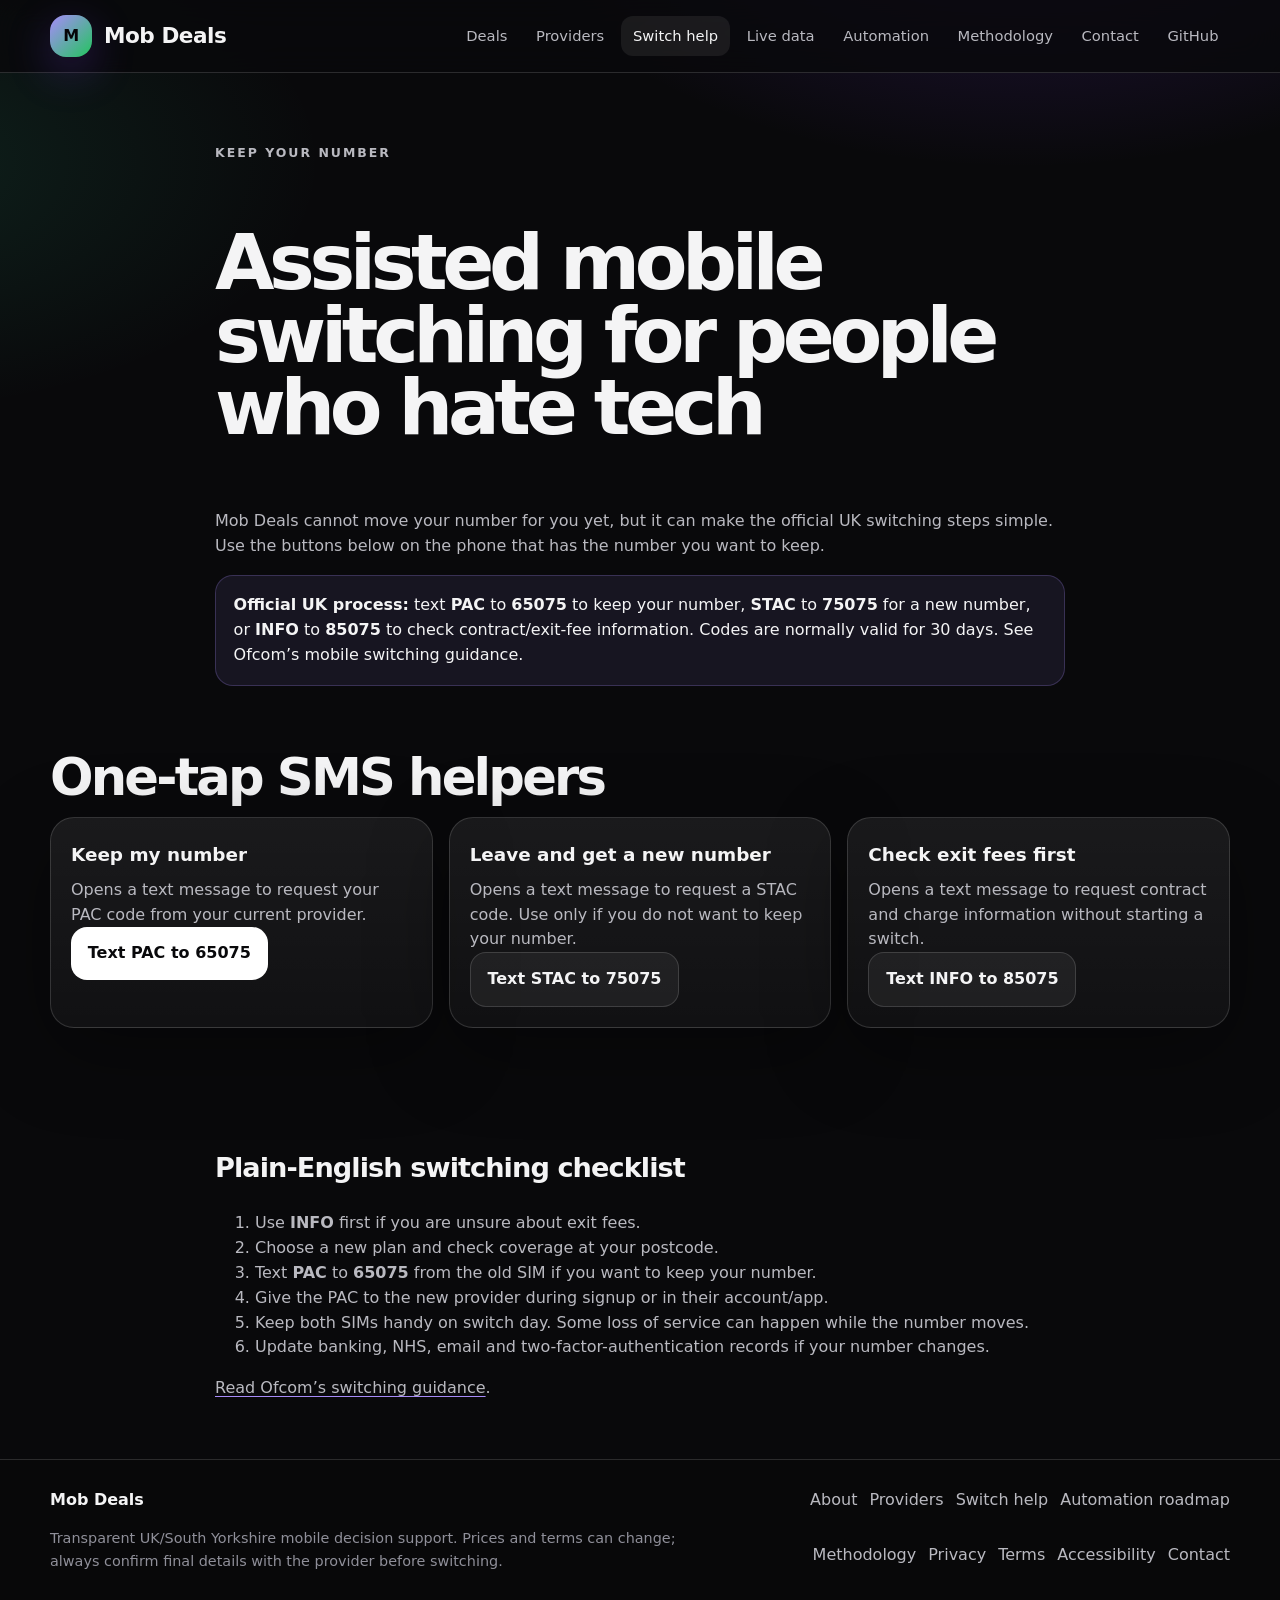
<file: switching.html>
<!doctype html><html lang="en-GB"><head>
<meta charset="utf-8"><meta name="viewport" content="width=device-width, initial-scale=1"><meta http-equiv="Content-Security-Policy" content="default-src 'self'; script-src 'self' 'unsafe-inline'; style-src 'self' 'unsafe-inline'; img-src 'self' data:; font-src 'self'; connect-src 'self'; object-src 'none'; base-uri 'self'; form-action 'self'; upgrade-insecure-requests"><meta name="referrer" content="strict-origin-when-cross-origin">
<title>Keep Your Number When Switching Mobile Provider — Mob Deals</title><meta name="description" content="Plain-English PAC, STAC and INFO switching help with one-tap SMS buttons for UK mobile users."><meta name="robots" content="index,follow,max-image-preview:large"><link rel="canonical" href="https://dlinacre.github.io/mob-deals/switching.html">
<meta name="theme-color" content="#09090b"><meta property="og:type" content="website"><meta property="og:site_name" content="Mob Deals"><meta property="og:title" content="Keep Your Number When Switching Mobile Provider — Mob Deals"><meta property="og:description" content="Plain-English PAC, STAC and INFO switching help with one-tap SMS buttons for UK mobile users."><meta property="og:url" content="https://dlinacre.github.io/mob-deals/switching.html"><meta property="og:image" content="https://dlinacre.github.io/mob-deals/assets/og.svg"><meta property="og:image:alt" content="Mob Deals banner"><meta name="twitter:card" content="summary_large_image"><meta name="twitter:title" content="Keep Your Number When Switching Mobile Provider — Mob Deals"><meta name="twitter:description" content="Plain-English PAC, STAC and INFO switching help with one-tap SMS buttons for UK mobile users."><meta name="twitter:image" content="https://dlinacre.github.io/mob-deals/assets/og.svg"><link rel="icon" href="assets/icon.svg" type="image/svg+xml"><link rel="manifest" href="manifest.webmanifest"><link rel="stylesheet" href="assets/styles.css">
</head><body><a class="skip-link" href="#main">Skip to main content</a><header class="site-header"><div class="container"><nav class="nav" aria-label="Primary"><a class="brand" href="index.html" aria-label="Mob Deals home"><span class="brand-mark" aria-hidden="true">M</span><span class="brand-text">Mob Deals</span></a><div class="nav-links"><a href="index.html#deals" >Deals</a><a href="providers.html" >Providers</a><a href="switching.html" aria-current="page">Switch help</a><a href="index.html#live-data" >Live data</a><a href="automation-roadmap.html" >Automation</a><a href="methodology.html" >Methodology</a><a href="contact.html" >Contact</a><a href="https://github.com/DLinacre/mob-deals" target="_blank" rel="noopener noreferrer">GitHub</a></div></nav></div></header><main id="main"><section class="page-header"><div class="container prose"><p class="eyebrow">Keep your number</p><h1>Assisted mobile switching for people who hate tech</h1><p>Mob Deals cannot move your number for you yet, but it can make the official UK switching steps simple. Use the buttons below on the phone that has the number you want to keep.</p><div class="callout"><strong>Official UK process:</strong> text <strong>PAC</strong> to <strong>65075</strong> to keep your number, <strong>STAC</strong> to <strong>75075</strong> for a new number, or <strong>INFO</strong> to <strong>85075</strong> to check contract/exit-fee information. Codes are normally valid for 30 days. See Ofcom’s mobile switching guidance.</div></div></section>
<section class="section"><div class="container"><h2 class="section-title">One-tap SMS helpers</h2><div class="feature-grid"><article class="feature card"><h3>Keep my number</h3><p>Opens a text message to request your PAC code from your current provider.</p><a class="button button-primary" href="sms:65075?&body=PAC">Text PAC to 65075</a></article><article class="feature card"><h3>Leave and get a new number</h3><p>Opens a text message to request a STAC code. Use only if you do not want to keep your number.</p><a class="button button-secondary" href="sms:75075?&body=STAC">Text STAC to 75075</a></article><article class="feature card"><h3>Check exit fees first</h3><p>Opens a text message to request contract and charge information without starting a switch.</p><a class="button button-secondary" href="sms:85075?&body=INFO">Text INFO to 85075</a></article></div></div></section>
<section class="section"><div class="container prose"><h2>Plain-English switching checklist</h2><ol><li>Use <strong>INFO</strong> first if you are unsure about exit fees.</li><li>Choose a new plan and check coverage at your postcode.</li><li>Text <strong>PAC</strong> to <strong>65075</strong> from the old SIM if you want to keep your number.</li><li>Give the PAC to the new provider during signup or in their account/app.</li><li>Keep both SIMs handy on switch day. Some loss of service can happen while the number moves.</li><li>Update banking, NHS, email and two-factor-authentication records if your number changes.</li></ol><p><a href="https://www.ofcom.org.uk/phones-and-broadband/switching-provider/switching-mobile-phone-provider" target="_blank" rel="noopener noreferrer">Read Ofcom’s switching guidance</a>.</p></div></section></main><footer class="footer"><div class="container footer-grid"><div><strong>Mob Deals</strong><p class="tiny">Transparent UK/South Yorkshire mobile decision support. Prices and terms can change; always confirm final details with the provider before switching.</p></div><nav aria-label="Footer"><a href="about.html">About</a><a href="providers.html">Providers</a><a href="switching.html">Switch help</a><a href="automation-roadmap.html">Automation roadmap</a><a href="methodology.html">Methodology</a><a href="privacy.html">Privacy</a><a href="terms.html">Terms</a><a href="accessibility.html">Accessibility</a><a href="contact.html">Contact</a></nav></div></footer><script src="assets/app.js" defer></script></body></html>
</file>
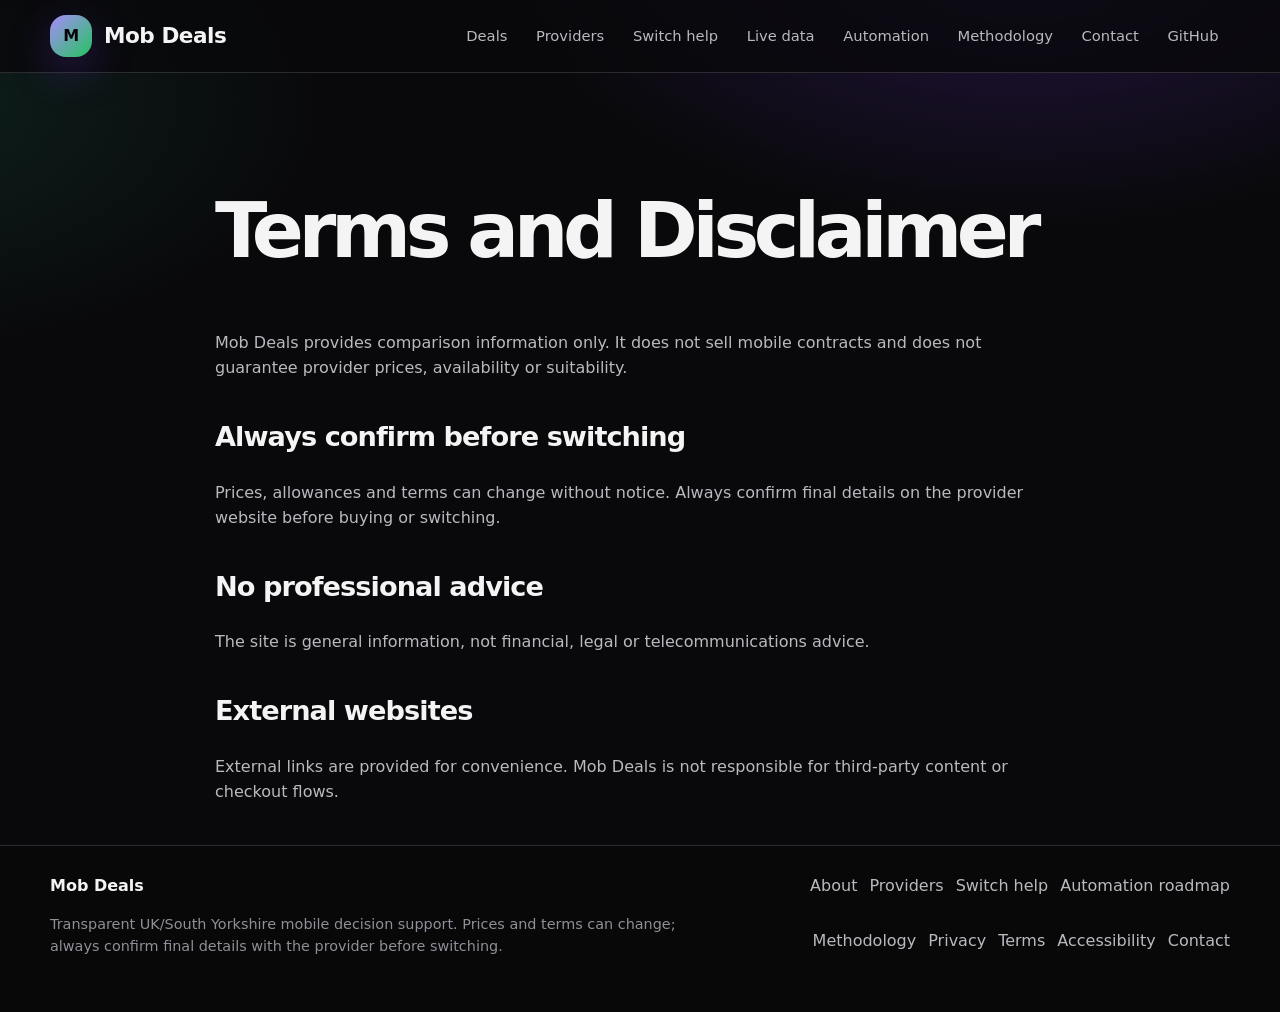
<file: terms.html>
<!doctype html><html lang="en-GB"><head>
<meta charset="utf-8"><meta name="viewport" content="width=device-width, initial-scale=1"><meta http-equiv="Content-Security-Policy" content="default-src 'self'; script-src 'self' 'unsafe-inline'; style-src 'self' 'unsafe-inline'; img-src 'self' data:; font-src 'self'; connect-src 'self'; object-src 'none'; base-uri 'self'; form-action 'self'; upgrade-insecure-requests"><meta name="referrer" content="strict-origin-when-cross-origin">
<title>Terms and Disclaimer — Mob Deals</title><meta name="description" content="Terms, limitations and switching disclaimer for Mob Deals."><meta name="robots" content="index,follow,max-image-preview:large"><link rel="canonical" href="https://dlinacre.github.io/mob-deals/terms.html">
<meta name="theme-color" content="#09090b"><meta property="og:type" content="website"><meta property="og:site_name" content="Mob Deals"><meta property="og:title" content="Terms and Disclaimer — Mob Deals"><meta property="og:description" content="Terms, limitations and switching disclaimer for Mob Deals."><meta property="og:url" content="https://dlinacre.github.io/mob-deals/terms.html"><meta property="og:image" content="https://dlinacre.github.io/mob-deals/assets/og.svg"><meta property="og:image:alt" content="Mob Deals banner"><meta name="twitter:card" content="summary_large_image"><meta name="twitter:title" content="Terms and Disclaimer — Mob Deals"><meta name="twitter:description" content="Terms, limitations and switching disclaimer for Mob Deals."><meta name="twitter:image" content="https://dlinacre.github.io/mob-deals/assets/og.svg"><link rel="icon" href="assets/icon.svg" type="image/svg+xml"><link rel="manifest" href="manifest.webmanifest"><link rel="stylesheet" href="assets/styles.css">
</head><body><a class="skip-link" href="#main">Skip to main content</a><header class="site-header"><div class="container"><nav class="nav" aria-label="Primary"><a class="brand" href="index.html" aria-label="Mob Deals home"><span class="brand-mark" aria-hidden="true">M</span><span class="brand-text">Mob Deals</span></a><div class="nav-links"><a href="index.html#deals" >Deals</a><a href="providers.html" >Providers</a><a href="switching.html" >Switch help</a><a href="index.html#live-data" >Live data</a><a href="automation-roadmap.html" >Automation</a><a href="methodology.html" >Methodology</a><a href="contact.html" >Contact</a><a href="https://github.com/DLinacre/mob-deals" target="_blank" rel="noopener noreferrer">GitHub</a></div></nav></div></header><main id="main"><section class="page-header"><div class="container prose"><h1>Terms and Disclaimer</h1><p>Mob Deals provides comparison information only. It does not sell mobile contracts and does not guarantee provider prices, availability or suitability.</p><h2>Always confirm before switching</h2><p>Prices, allowances and terms can change without notice. Always confirm final details on the provider website before buying or switching.</p><h2>No professional advice</h2><p>The site is general information, not financial, legal or telecommunications advice.</p><h2>External websites</h2><p>External links are provided for convenience. Mob Deals is not responsible for third-party content or checkout flows.</p></div></section></main><footer class="footer"><div class="container footer-grid"><div><strong>Mob Deals</strong><p class="tiny">Transparent UK/South Yorkshire mobile decision support. Prices and terms can change; always confirm final details with the provider before switching.</p></div><nav aria-label="Footer"><a href="about.html">About</a><a href="providers.html">Providers</a><a href="switching.html">Switch help</a><a href="automation-roadmap.html">Automation roadmap</a><a href="methodology.html">Methodology</a><a href="privacy.html">Privacy</a><a href="terms.html">Terms</a><a href="accessibility.html">Accessibility</a><a href="contact.html">Contact</a></nav></div></footer></body></html>
</file>
<file: assets/styles.css>
:root {
  color-scheme: dark;
  --bg:#09090b; --bg2:#111114; --surface:#18181b; --surface2:#202026; --border:rgba(255,255,255,.14);
  --text:#f4f4f5; --muted:#b9b9c0; --subtle:#8f8f99; --accent:#a78bfa; --accent2:#7c3aed; --good:#34d399; --warn:#fbbf24;
  --shadow:0 24px 80px rgba(0,0,0,.35); --radius:24px; --max:1180px;
}
*{box-sizing:border-box} html{scroll-behavior:smooth} body{margin:0;background:radial-gradient(1000px 600px at 80% -10%,rgba(124,58,237,.28),transparent 55%),radial-gradient(900px 500px at -10% 10%,rgba(52,211,153,.12),transparent 50%),var(--bg);color:var(--text);font-family:Inter,ui-sans-serif,system-ui,-apple-system,BlinkMacSystemFont,"Segoe UI",sans-serif;line-height:1.55}
a{color:inherit} img,svg{max-width:100%;height:auto}.skip-link{position:fixed;left:1rem;top:1rem;transform:translateY(-180%);z-index:999;background:#fff;color:#09090b;padding:.8rem 1rem;border-radius:14px;font-weight:800}.skip-link:focus{transform:translateY(0)}:focus{outline:none}:focus-visible{outline:3px solid var(--accent);outline-offset:3px}.container{width:min(var(--max),calc(100% - 32px));margin-inline:auto}.site-header{position:sticky;top:0;z-index:50;background:rgba(9,9,11,.82);backdrop-filter:blur(16px);border-bottom:1px solid var(--border)}.nav{display:flex;align-items:center;justify-content:space-between;gap:1rem;min-height:72px}.brand{display:flex;align-items:center;gap:.75rem;text-decoration:none;font-weight:900;letter-spacing:-.03em}.brand-mark{width:42px;height:42px;border-radius:16px;background:linear-gradient(135deg,var(--accent),#22c55e);display:grid;place-items:center;color:#050507;box-shadow:0 14px 44px rgba(124,58,237,.3)}.brand-text{font-size:1.35rem}.nav-links{display:flex;align-items:center;gap:.35rem;flex-wrap:wrap}.nav-links a{font-size:.92rem;text-decoration:none;color:var(--muted);padding:.55rem .72rem;border-radius:12px}.nav-links a:hover,.nav-links a[aria-current="page"]{background:rgba(255,255,255,.07);color:var(--text)}.pill{display:inline-flex;align-items:center;gap:.45rem;padding:.36rem .72rem;border:1px solid var(--border);background:rgba(255,255,255,.05);border-radius:999px;color:var(--muted);font-size:.86rem;font-weight:700}.hero{padding:76px 0 34px}.hero-grid{display:grid;grid-template-columns:minmax(0,1.1fr) minmax(300px,.9fr);gap:42px;align-items:center}.eyebrow{color:var(--accent);text-transform:uppercase;letter-spacing:.16em;font-size:.78rem;font-weight:900}.h1{font-size:clamp(3rem,8vw,6.7rem);line-height:.88;letter-spacing:-.075em;margin:.4rem 0 1.2rem;font-weight:950}.lead{font-size:clamp(1.1rem,2vw,1.35rem);color:var(--muted);max-width:720px}.hero-actions{display:flex;gap:.8rem;flex-wrap:wrap;margin-top:1.5rem}.button{appearance:none;border:0;text-decoration:none;display:inline-flex;align-items:center;justify-content:center;gap:.5rem;border-radius:16px;padding:.86rem 1.05rem;font-weight:850;cursor:pointer;min-height:46px}.button-primary{background:#fff;color:#09090b}.button-primary:hover{background:#ececf0}.button-secondary{background:rgba(255,255,255,.06);border:1px solid var(--border);color:var(--text)}.button-secondary:hover{background:rgba(255,255,255,.1)}.button-small{min-height:38px;padding:.55rem .75rem;border-radius:13px;font-size:.9rem}.card{background:linear-gradient(180deg,rgba(255,255,255,.07),rgba(255,255,255,.035));border:1px solid var(--border);border-radius:var(--radius);box-shadow:var(--shadow)}.hero-card{padding:1.2rem}.score-ring{aspect-ratio:1;border-radius:28px;background:conic-gradient(var(--good) 0 82%,rgba(255,255,255,.09) 82%);display:grid;place-items:center;min-height:260px}.score-inner{width:76%;aspect-ratio:1;border-radius:24px;background:var(--bg2);display:grid;place-items:center;text-align:center;padding:1rem}.score-inner strong{font-size:4rem;line-height:1;letter-spacing:-.07em}.disclaimer{margin-top:1rem;padding:1rem;border-radius:18px;background:rgba(251,191,36,.08);border:1px solid rgba(251,191,36,.25);color:#fde68a}.metrics{display:grid;grid-template-columns:repeat(4,1fr);gap:1rem;margin:28px 0 26px}.metric{padding:1.1rem}.metric .label{color:var(--muted);font-size:.92rem}.metric strong{display:block;font-size:2rem;letter-spacing:-.04em;margin-top:.15rem}.section{padding:42px 0}.section-title{font-size:clamp(2rem,4vw,3.2rem);line-height:1;letter-spacing:-.055em;margin:0 0 .85rem}.section-intro{color:var(--muted);max-width:820px;margin:0 0 1.5rem}.trust-grid,.feature-grid{display:grid;grid-template-columns:repeat(3,1fr);gap:1rem}.trust-item,.feature{padding:1.25rem}.trust-item h3,.feature h3{margin:.2rem 0 .5rem;font-size:1.15rem}.trust-item p,.feature p{margin:0;color:var(--muted)}.controls{display:flex;flex-wrap:wrap;gap:.75rem;margin:1.25rem 0}.chip{border:1px solid var(--border);background:rgba(255,255,255,.05);color:var(--text);border-radius:999px;padding:.6rem .82rem;font-weight:800;cursor:pointer}.chip[aria-pressed="true"]{background:var(--accent);color:#09090b;border-color:transparent}.deals-grid{display:grid;grid-template-columns:repeat(3,1fr);gap:1rem}.deal-card{padding:1.2rem;display:flex;flex-direction:column;gap:1rem}.deal-top{display:flex;justify-content:space-between;gap:1rem}.deal-card h3{font-size:1.35rem;margin:0;letter-spacing:-.035em}.network{color:#ddd6fe;background:rgba(124,58,237,.13);border:1px solid rgba(167,139,250,.24);border-radius:999px;padding:.2rem .55rem;font-size:.84rem;font-weight:800;display:inline-block;margin-top:.35rem}.price{font-size:2.45rem;font-weight:950;letter-spacing:-.07em;line-height:.9}.price small{display:block;font-size:.75rem;color:var(--muted);font-weight:700;letter-spacing:0}.deal-list{display:grid;grid-template-columns:repeat(2,1fr);gap:.6rem;margin:0;padding:0}.deal-list div{background:rgba(255,255,255,.04);border:1px solid rgba(255,255,255,.08);border-radius:14px;padding:.65rem}.deal-list dt{color:var(--muted);font-size:.78rem}.deal-list dd{margin:0;font-weight:850}.source-note{color:var(--muted);font-size:.92rem}.comparison{overflow-x:auto;border-radius:var(--radius)}table{width:100%;border-collapse:collapse;min-width:780px}th,td{text-align:left;padding:1rem;border-bottom:1px solid rgba(255,255,255,.1)}th{color:var(--muted);font-size:.86rem}tr:last-child td{border-bottom:0}.calculator{display:grid;grid-template-columns:1fr 1fr;gap:1rem;align-items:stretch}.form-panel,.savings-panel{padding:1.25rem}label{display:block;font-weight:850;margin:.8rem 0 .35rem}.input-row{display:flex;align-items:center;gap:.7rem}input,select,textarea{width:100%;border-radius:14px;border:1px solid var(--border);background:#101014;color:var(--text);padding:.85rem 1rem;font:inherit}input[type=number]{max-width:180px}.help{color:var(--muted);font-size:.92rem;margin:.35rem 0 0}.savings-number{font-size:clamp(3rem,7vw,5.5rem);line-height:.9;font-weight:950;letter-spacing:-.08em;color:var(--good)}.source-grid{display:grid;grid-template-columns:repeat(2,1fr);gap:1rem}.source-card{padding:1rem}.source-card h3{margin:0 0 .3rem}.source-card p{margin:.3rem 0;color:var(--muted)}.coverage-bars{display:grid;grid-template-columns:repeat(4,1fr);gap:1rem}.meter{height:10px;border-radius:999px;background:rgba(255,255,255,.09);overflow:hidden}.meter span{display:block;height:100%;background:linear-gradient(90deg,var(--good),var(--accent));border-radius:inherit}.page-header{padding:58px 0 24px}.content{padding-bottom:60px}.prose{max-width:850px}.prose h1{font-size:clamp(2.5rem,6vw,5rem);line-height:.95;letter-spacing:-.07em}.prose h2{margin-top:2.2rem;font-size:1.7rem;letter-spacing:-.035em}.prose p,.prose li{color:var(--muted)}.prose a{text-decoration-color:var(--accent);text-underline-offset:3px}.callout{padding:1.1rem;border-radius:18px;background:rgba(167,139,250,.09);border:1px solid rgba(167,139,250,.24)}.footer{border-top:1px solid var(--border);padding:28px 0 40px;background:rgba(0,0,0,.16)}.footer-grid{display:grid;grid-template-columns:1.2fr 1fr;gap:2rem}.footer nav{display:flex;flex-wrap:wrap;gap:.75rem;justify-content:flex-end}.footer a{color:var(--muted);text-decoration:none}.footer a:hover{color:var(--text)}.tiny{color:var(--subtle);font-size:.9rem}.hidden{display:none!important}
@media (max-width:900px){.hero-grid,.calculator,.footer-grid{grid-template-columns:1fr}.metrics,.trust-grid,.feature-grid,.coverage-bars,.source-grid{grid-template-columns:repeat(2,1fr)}.deals-grid{grid-template-columns:1fr 1fr}.footer nav{justify-content:flex-start}}
@media (max-width:640px){.nav{align-items:flex-start;flex-direction:column;padding:.85rem 0}.nav-links{width:100%;overflow-x:auto;flex-wrap:nowrap}.hero{padding-top:44px}.metrics,.trust-grid,.feature-grid,.coverage-bars,.source-grid,.deals-grid{grid-template-columns:1fr}.h1{font-size:3.4rem}.deal-list{grid-template-columns:1fr}.container{width:min(var(--max),calc(100% - 24px))}}
@media (prefers-reduced-motion:reduce){*,*::before,*::after{animation-duration:.001ms!important;animation-iteration-count:1!important;scroll-behavior:auto!important;transition-duration:.001ms!important}}
.status-badge{display:inline-flex;align-items:center;border-radius:999px;padding:.22rem .55rem;font-size:.78rem;font-weight:850;border:1px solid rgba(255,255,255,.14);background:rgba(255,255,255,.06);color:var(--muted)}
.status-ok{border-color:rgba(52,211,153,.38);background:rgba(52,211,153,.13);color:#bbf7d0}.status-warn{border-color:rgba(251,191,36,.36);background:rgba(251,191,36,.1);color:#fde68a}.provider-directory{display:grid;grid-template-columns:repeat(3,1fr);gap:1rem}.provider-card{padding:1rem}.provider-card h3{margin:.1rem 0 .35rem}.provider-card p{margin:.3rem 0;color:var(--muted)}@media (max-width:900px){.provider-directory{grid-template-columns:repeat(2,1fr)}}@media (max-width:640px){.provider-directory{grid-template-columns:1fr}}
</file>
